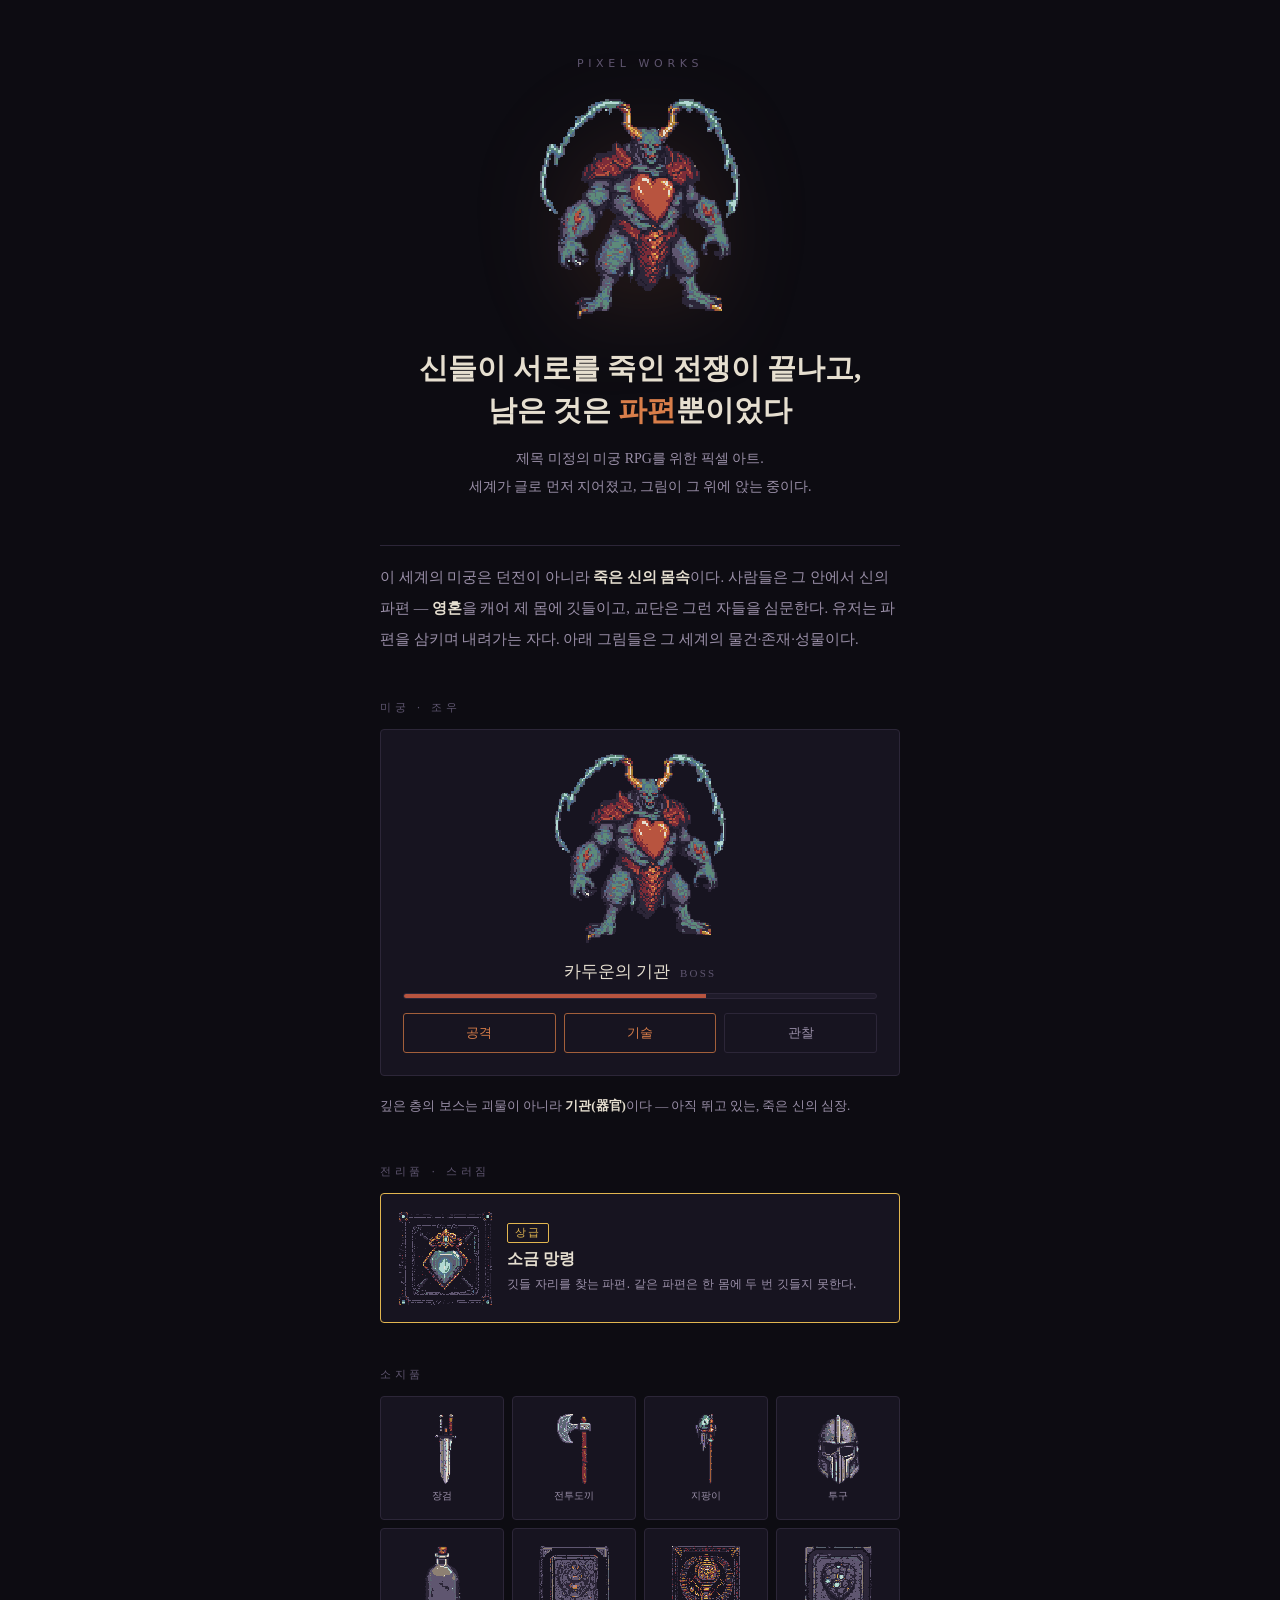
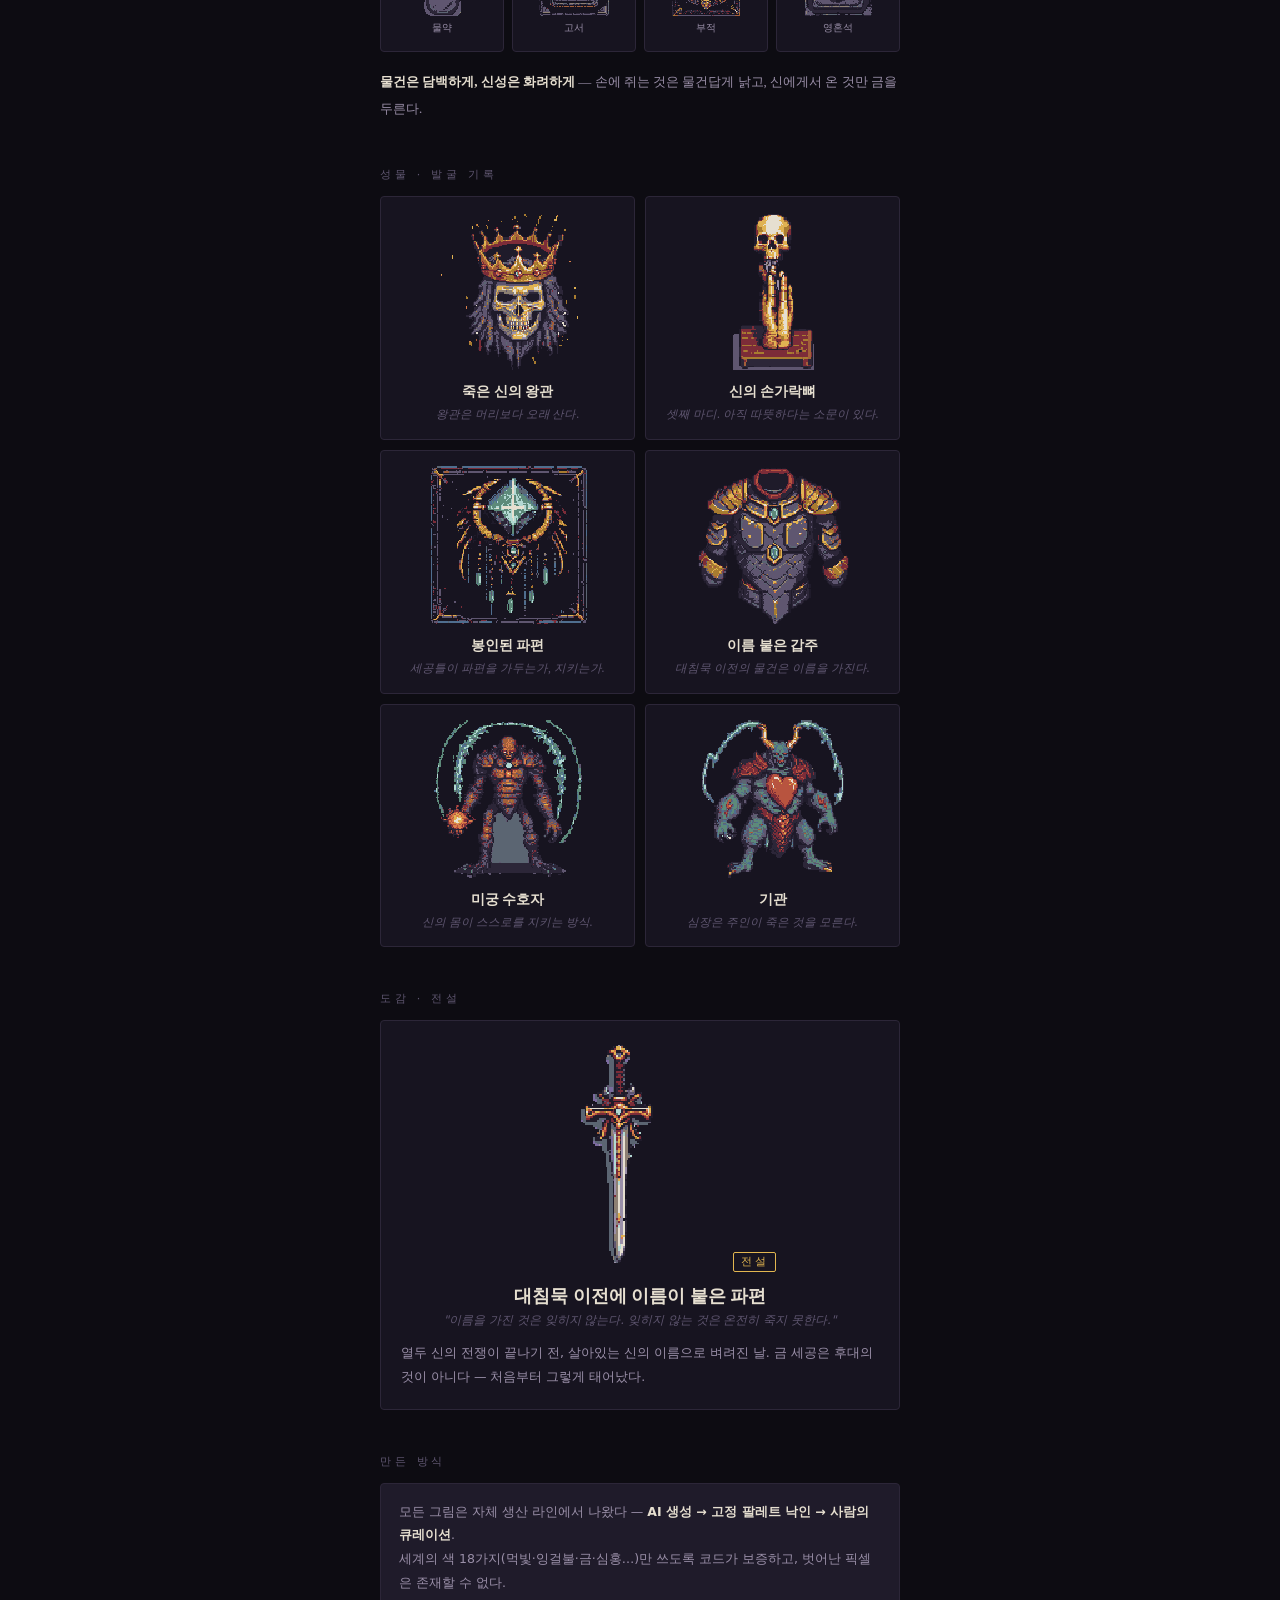
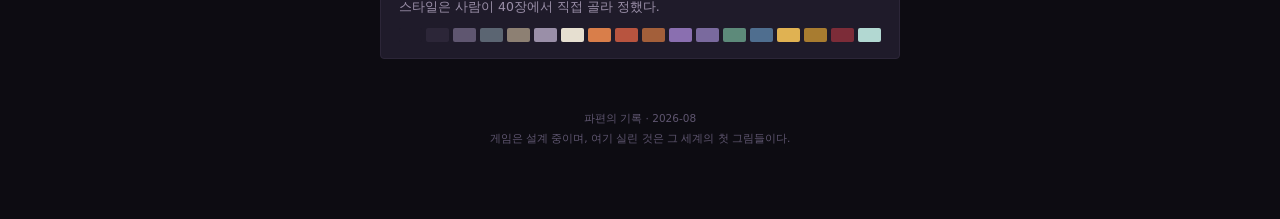
<file: index.html>
<!doctype html><html lang="ko"><head><meta charset="utf-8">
<meta name="viewport" content="width=device-width,initial-scale=1">
<meta name="description" content="미궁 RPG를 위한 픽셀 아트 — 파편의 기록">
<title>파편의 기록 — 미궁 RPG 픽셀 아트</title>
<style>
:root{--ground:#0d0c12;--ink:#171420;--ink2:#1f1b2a;--line:#2c2638;--text:#e6dfd0;--dim:#9a8fa8;--faint:#5f5670;--ember:#d97e4a;--ember-soft:#a35f3a;--hp:#b8543f;--g-legend:#e2b650;--serif:'Noto Serif KR','Noto Serif CJK KR','Batang',serif;--sans:'Pretendard','Apple SD Gothic Neo','Malgun Gothic',system-ui,sans-serif}
*{box-sizing:border-box;margin:0;padding:0}
html{background:var(--ground)}
body{background:var(--ground);font-family:var(--sans);color:var(--text);display:flex;justify-content:center;-webkit-font-smoothing:antialiased}
#app{width:100%;max-width:560px;padding:0 20px 70px}
.px{image-rendering:pixelated}
.over{font-size:11px;letter-spacing:.42em;color:var(--faint);text-transform:uppercase}
.hero{text-align:center;padding-top:52px}
.hero img{width:224px;height:224px;filter:drop-shadow(0 18px 40px rgba(217,126,74,.13))}
h1{font-family:var(--serif);font-weight:600;font-size:29px;line-height:1.45;margin-top:22px;text-wrap:balance}
h1 em{font-style:normal;color:var(--ember)}
.sub{font-family:var(--serif);color:var(--dim);font-size:14px;line-height:2;margin-top:14px;text-align:center}
.lore{font-family:var(--serif);color:var(--dim);font-size:14.5px;line-height:2.15;margin-top:16px}
.lore b{color:var(--text);font-weight:600}
.rule{border:none;border-top:1px solid var(--line);margin:44px 0 0}
.sect{font-size:11px;letter-spacing:.34em;color:var(--faint);margin:44px 0 14px;text-transform:uppercase}
.battle{background:var(--ink);border:1px solid var(--line);border-radius:4px;padding:22px;text-align:center}
.battle img{width:192px;height:192px}
.ename{font-family:var(--serif);font-size:17px;margin-top:12px}
.ename small{color:var(--faint);font-size:11px;letter-spacing:.2em;margin-left:6px}
.hpbar{height:6px;background:var(--ink2);border:1px solid var(--line);border-radius:3px;margin-top:10px;overflow:hidden}
.hpbar i{display:block;height:100%;width:64%;background:var(--hp)}
.acts{display:flex;gap:8px;margin-top:14px}
.acts span{flex:1;font-family:var(--serif);font-size:13px;border:1px solid var(--ember-soft);color:var(--ember);border-radius:3px;padding:10px}
.acts span.ghost{border-color:var(--line);color:var(--dim)}
.drop{background:var(--ink);border:1px solid var(--g-legend);border-radius:4px;padding:16px;display:flex;gap:14px;align-items:center}
.drop img{width:96px;height:96px;flex:none}
.badge{display:inline-block;font-size:10.5px;letter-spacing:.2em;color:var(--g-legend);border:1px solid var(--g-legend);border-radius:2px;padding:2px 7px}
.drop h3{font-family:var(--serif);font-size:16px;margin-top:6px}
.drop .ln{font-size:12px;color:var(--dim);margin-top:5px;line-height:1.6}
.grid{display:grid;grid-template-columns:repeat(4,1fr);gap:8px}
.slot{background:var(--ink);border:1px solid var(--line);border-radius:4px;aspect-ratio:1;display:flex;align-items:center;justify-content:center;flex-direction:column;gap:4px;padding:6px}
.slot img{width:100%;max-width:72px;aspect-ratio:1}
.slot span{font-size:10px;color:var(--dim)}
.relics{display:grid;grid-template-columns:1fr 1fr;gap:10px}
.relic{background:var(--ink);border:1px solid var(--line);border-radius:4px;padding:14px;text-align:center}
.relic img{width:100%;max-width:160px;aspect-ratio:1}
.relic h4{font-family:var(--serif);font-size:14px;margin-top:8px}
.relic p{font-family:var(--serif);font-size:11.5px;color:var(--faint);font-style:italic;margin-top:4px;line-height:1.7}
.codex{background:var(--ink);border:1px solid var(--line);border-radius:4px;padding:20px;text-align:center}
.codex img{width:224px;height:224px}
.codex h3{font-family:var(--serif);font-size:18px;margin-top:12px}
.codex .fl{font-size:12px;color:var(--faint);font-style:italic;margin-top:4px}
.codex .ln{font-size:12.5px;color:var(--dim);margin-top:12px;line-height:1.9;text-align:left}
.method{background:var(--ink2);border:1px solid var(--line);border-radius:4px;padding:16px 18px;font-size:12.5px;color:var(--dim);line-height:1.9}
.method b{color:var(--text)}
.pal{display:flex;gap:4px;margin-top:10px}
.pal i{flex:1;height:14px;border-radius:2px}
.foot{font-size:10.5px;color:var(--faint);text-align:center;margin-top:50px;line-height:1.9}
</style></head><body>
<div id="app">

<div class="hero">
  <span class="over">pixel works</span>
  <div style="margin-top:26px"><img class="px" src="[data-uri]" alt="부패한 신의 심장 — 보스"></div>
  <h1>신들이 서로를 죽인 전쟁이 끝나고,<br>남은 것은 <em>파편</em>뿐이었다</h1>
  <p class="sub">제목 미정의 미궁 RPG를 위한 픽셀 아트.<br>세계가 글로 먼저 지어졌고, 그림이 그 위에 앉는 중이다.</p>
</div>

<hr class="rule">
<p class="lore">이 세계의 미궁은 던전이 아니라 <b>죽은 신의 몸속</b>이다. 사람들은 그 안에서 신의 파편 — <b>영혼</b>을 캐어 제 몸에 깃들이고, 교단은 그런 자들을 심문한다. 유저는 파편을 삼키며 내려가는 자다. 아래 그림들은 그 세계의 물건·존재·성물이다.</p>

<div class="sect">미궁 · 조우</div>
<div class="battle">
  <img class="px" src="[data-uri]" alt="">
  <div class="ename">카두운의 기관 <small>BOSS</small></div>
  <div class="hpbar"><i></i></div>
  <div class="acts"><span>공격</span><span>기술</span><span class="ghost">관찰</span></div>
</div>
<p class="lore" style="font-size:13px">깊은 층의 보스는 괴물이 아니라 <b>기관(器官)</b>이다 — 아직 뛰고 있는, 죽은 신의 심장.</p>

<div class="sect">전리품 · 스러짐</div>
<div class="drop">
  <img class="px" src="[data-uri]" alt="">
  <div><span class="badge">상급</span><h3>소금 망령</h3>
  <div class="ln">깃들 자리를 찾는 파편. 같은 파편은 한 몸에 두 번 깃들지 못한다.</div></div>
</div>

<div class="sect">소지품</div>
<div class="grid">
  <div class="slot"><img class="px" src="[data-uri]"><span>장검</span></div>
  <div class="slot"><img class="px" src="[data-uri]"><span>전투도끼</span></div>
  <div class="slot"><img class="px" src="[data-uri]"><span>지팡이</span></div>
  <div class="slot"><img class="px" src="[data-uri]"><span>투구</span></div>
  <div class="slot"><img class="px" src="[data-uri]"><span>물약</span></div>
  <div class="slot"><img class="px" src="[data-uri]"><span>고서</span></div>
  <div class="slot"><img class="px" src="[data-uri]"><span>부적</span></div>
  <div class="slot"><img class="px" src="[data-uri]"><span>영혼석</span></div>
</div>
<p class="lore" style="font-size:13px"><b>물건은 담백하게, 신성은 화려하게</b> — 손에 쥐는 것은 물건답게 낡고, 신에게서 온 것만 금을 두른다.</p>

<div class="sect">성물 · 발굴 기록</div>
<div class="relics">
  <div class="relic"><img class="px" src="[data-uri]"><h4>죽은 신의 왕관</h4><p>왕관은 머리보다 오래 산다.</p></div>
  <div class="relic"><img class="px" src="[data-uri]"><h4>신의 손가락뼈</h4><p>셋째 마디. 아직 따뜻하다는 소문이 있다.</p></div>
  <div class="relic"><img class="px" src="[data-uri]"><h4>봉인된 파편</h4><p>세공틀이 파편을 가두는가, 지키는가.</p></div>
  <div class="relic"><img class="px" src="[data-uri]"><h4>이름 붙은 갑주</h4><p>대침묵 이전의 물건은 이름을 가진다.</p></div>
  <div class="relic"><img class="px" src="[data-uri]"><h4>미궁 수호자</h4><p>신의 몸이 스스로를 지키는 방식.</p></div>
  <div class="relic"><img class="px" src="[data-uri]"><h4>기관</h4><p>심장은 주인이 죽은 것을 모른다.</p></div>
</div>

<div class="sect">도감 · 전설</div>
<div class="codex">
  <img class="px" src="[data-uri]" alt="">
  <span class="badge">전설</span>
  <h3>대침묵 이전에 이름이 붙은 파편</h3>
  <div class="fl">"이름을 가진 것은 잊히지 않는다. 잊히지 않는 것은 온전히 죽지 못한다."</div>
  <div class="ln">열두 신의 전쟁이 끝나기 전, 살아있는 신의 이름으로 벼려진 날. 금 세공은 후대의 것이 아니다 — 처음부터 그렇게 태어났다.</div>
</div>

<div class="sect">만든 방식</div>
<div class="method">
  모든 그림은 자체 생산 라인에서 나왔다 — <b>AI 생성 → 고정 팔레트 낙인 → 사람의 큐레이션</b>.<br>
  세계의 색 18가지(먹빛·잉걸불·금·심홍…)만 쓰도록 코드가 보증하고, 벗어난 픽셀은 존재할 수 없다.<br>
  스타일은 사람이 40장에서 직접 골라 정했다.
  <div class="pal"><i style="background:#1f1b2a"></i><i style="background:#2c2638"></i><i style="background:#5f5670"></i><i style="background:#5b6572"></i><i style="background:#8d8073"></i><i style="background:#9a8fa8"></i><i style="background:#e6dfd0"></i><i style="background:#d97e4a"></i><i style="background:#b8543f"></i><i style="background:#a35f3a"></i><i style="background:#8a6fb0"></i><i style="background:#7a6a9e"></i><i style="background:#5d8a7a"></i><i style="background:#4f6e8f"></i><i style="background:#e0b252"></i><i style="background:#a87c30"></i><i style="background:#7c2c38"></i><i style="background:#b2d8d2"></i></div>
</div>

<p class="foot">파편의 기록 · 2026-08<br>게임은 설계 중이며, 여기 실린 것은 그 세계의 첫 그림들이다.</p>
</div></body></html>
</file>
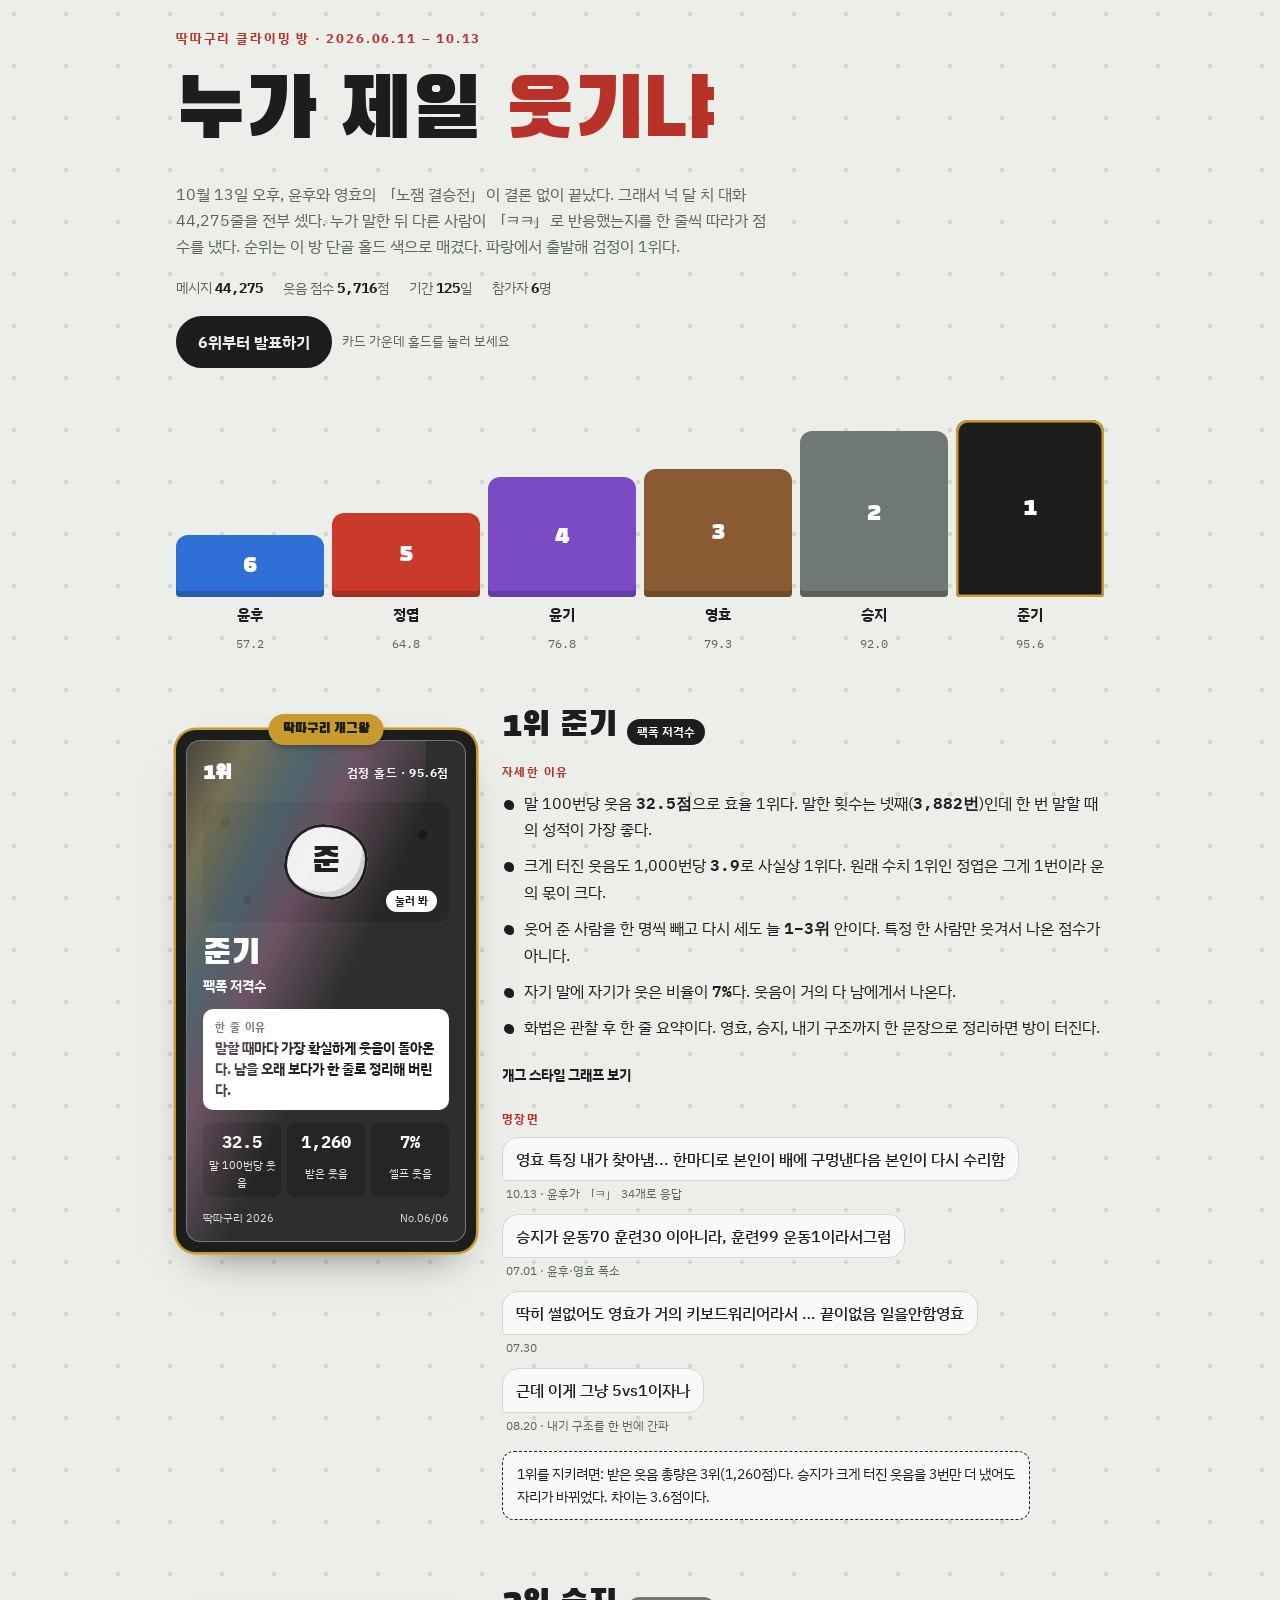
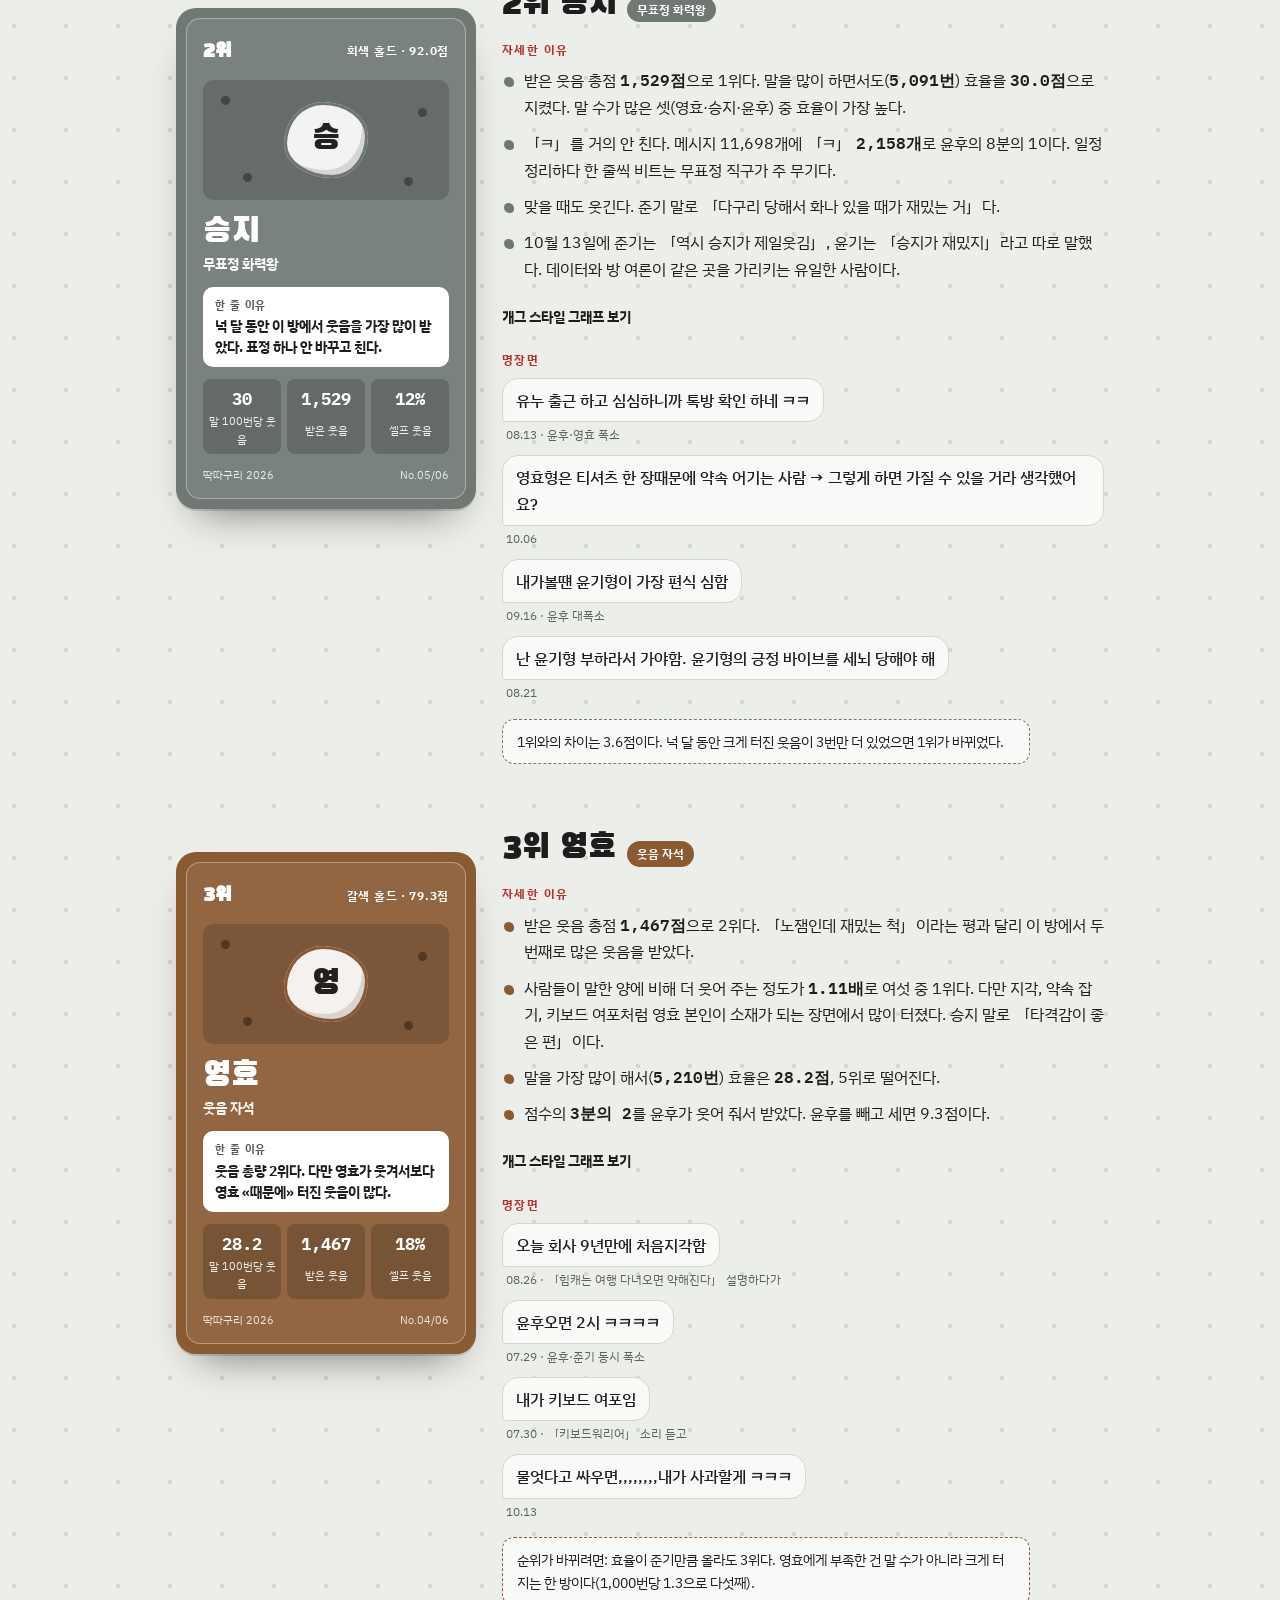
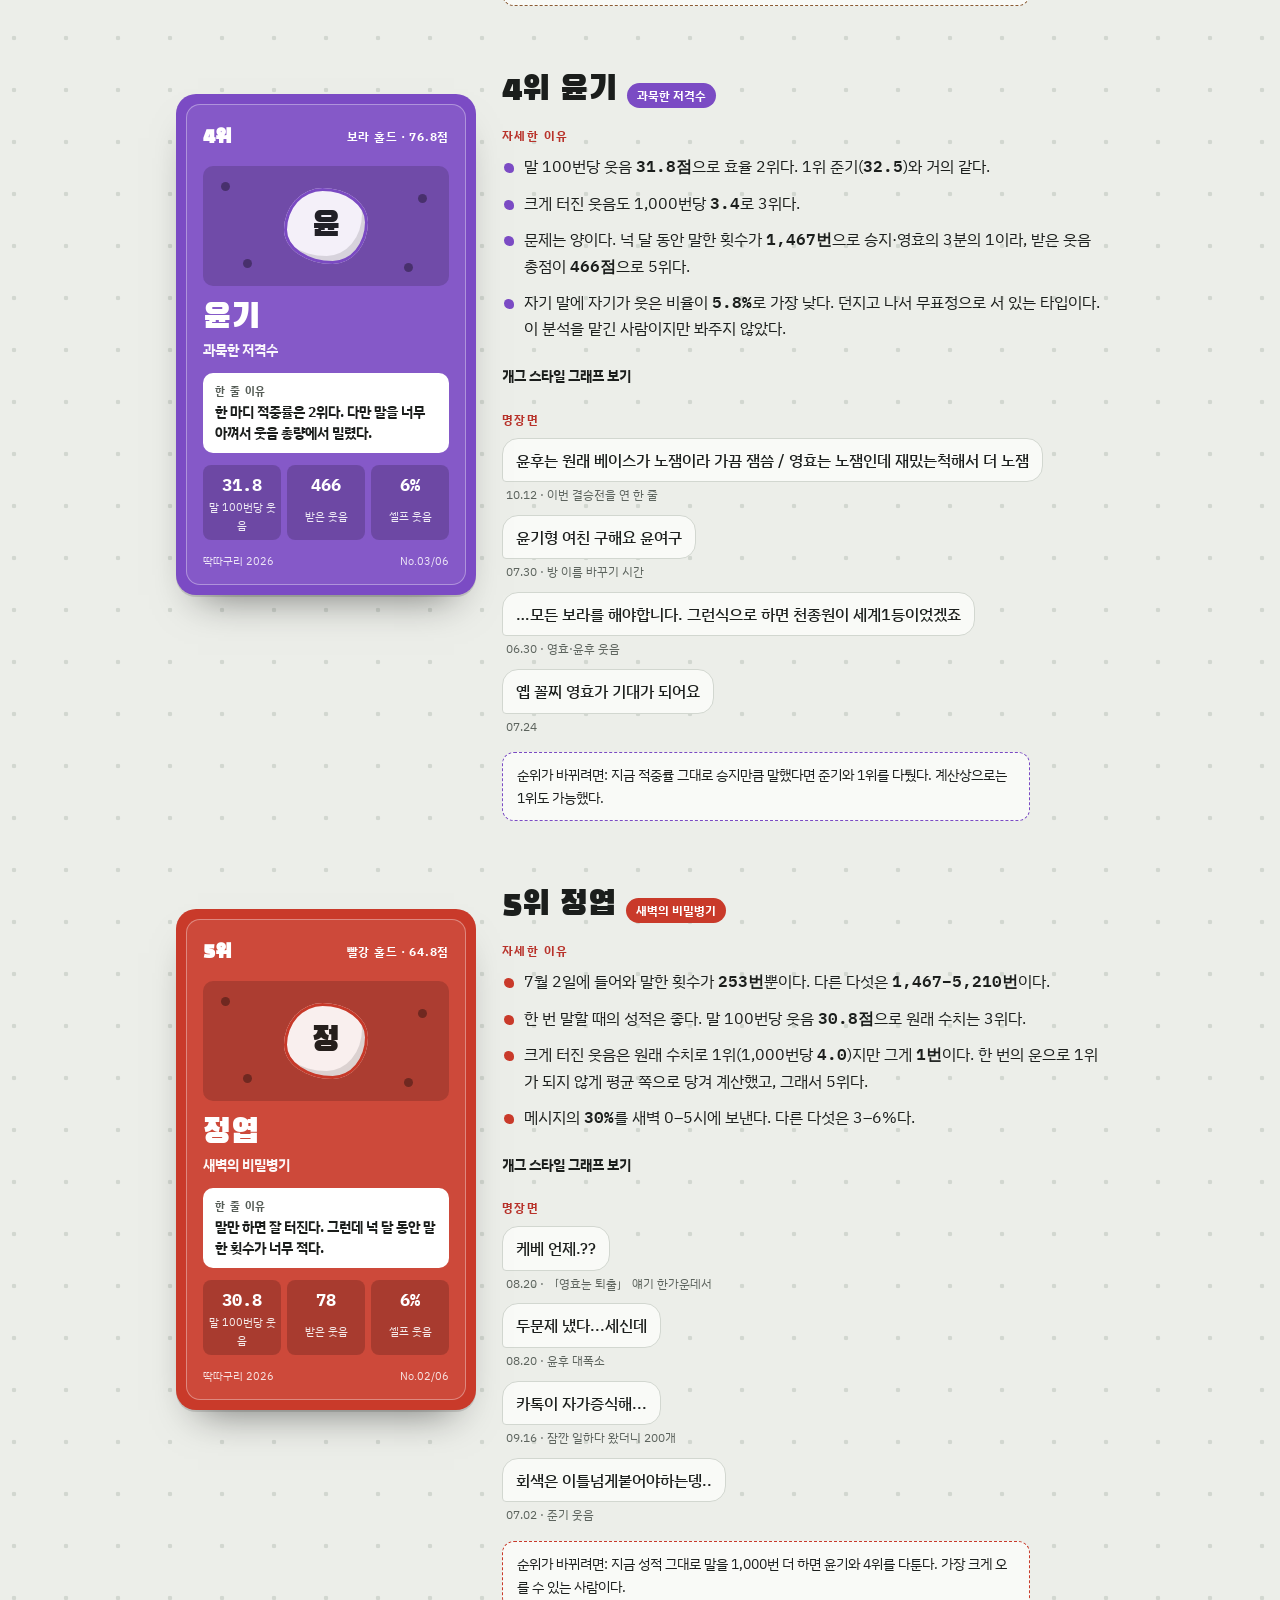
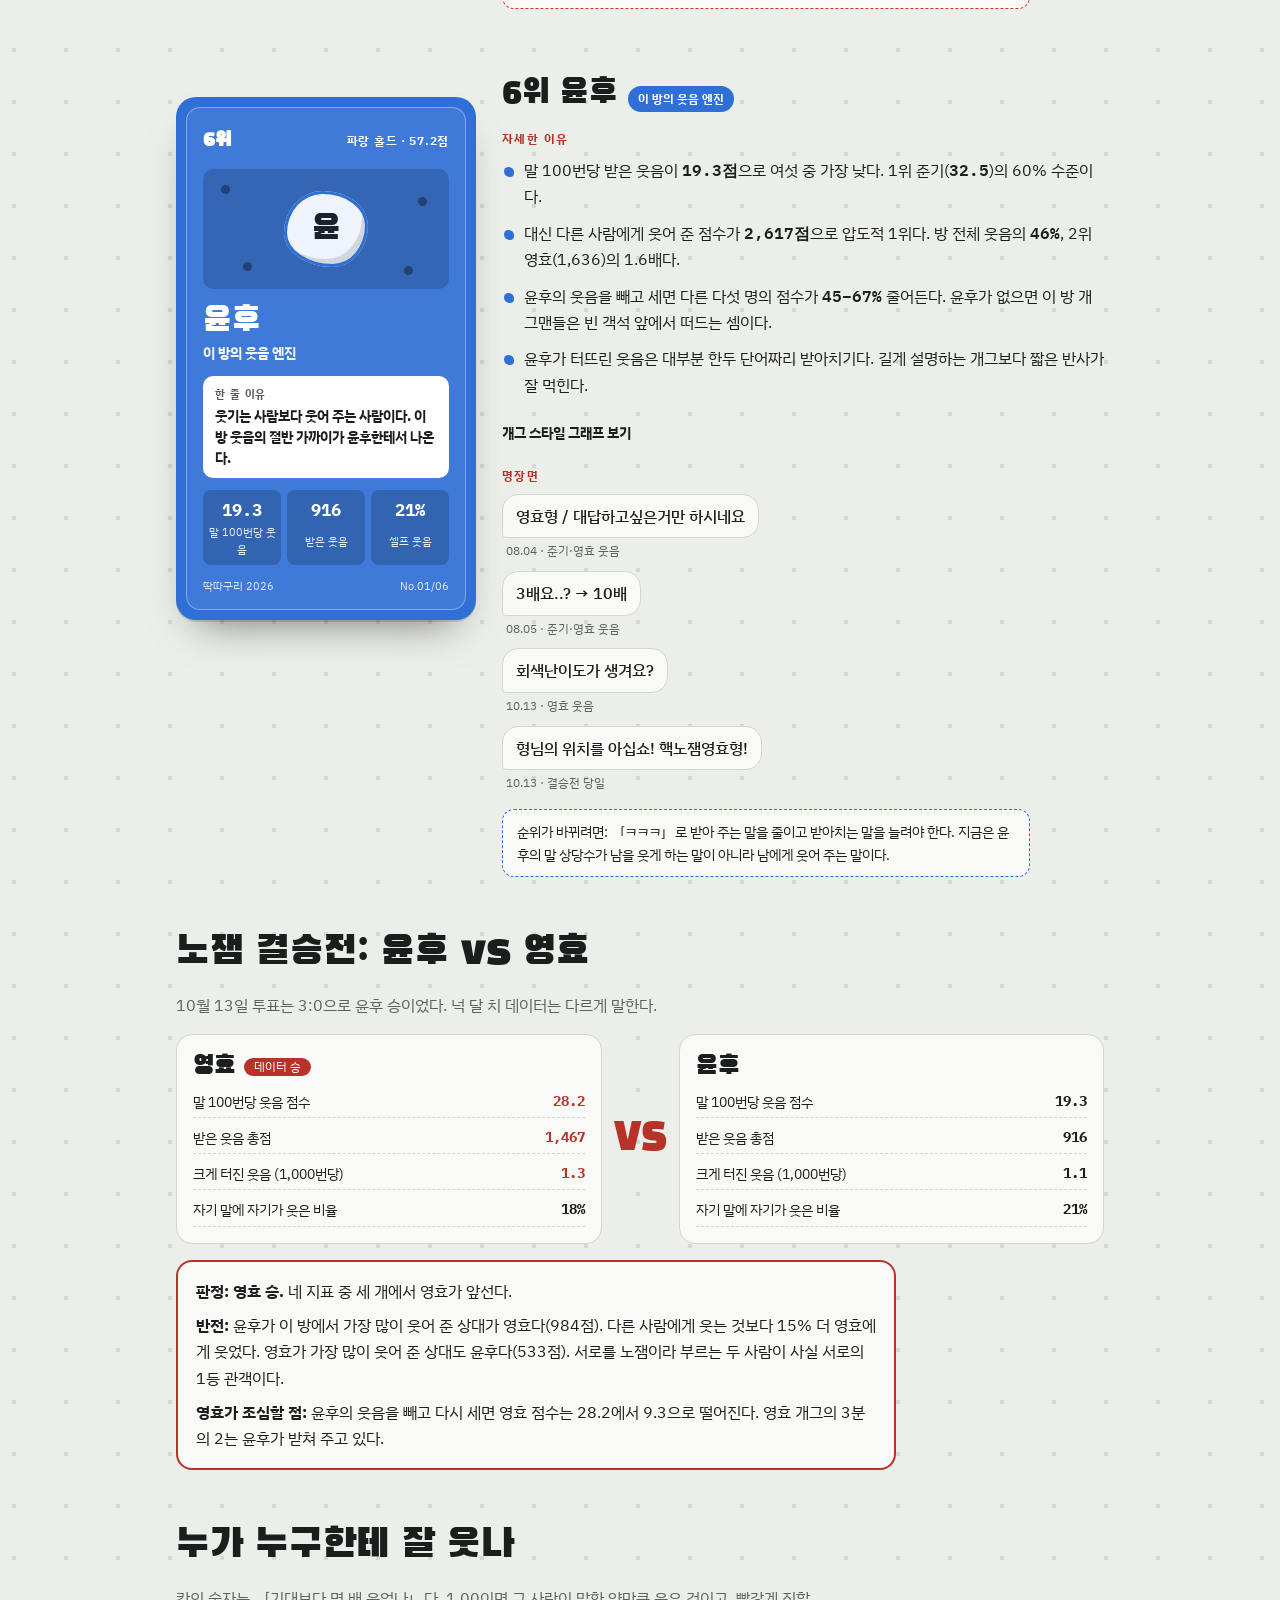
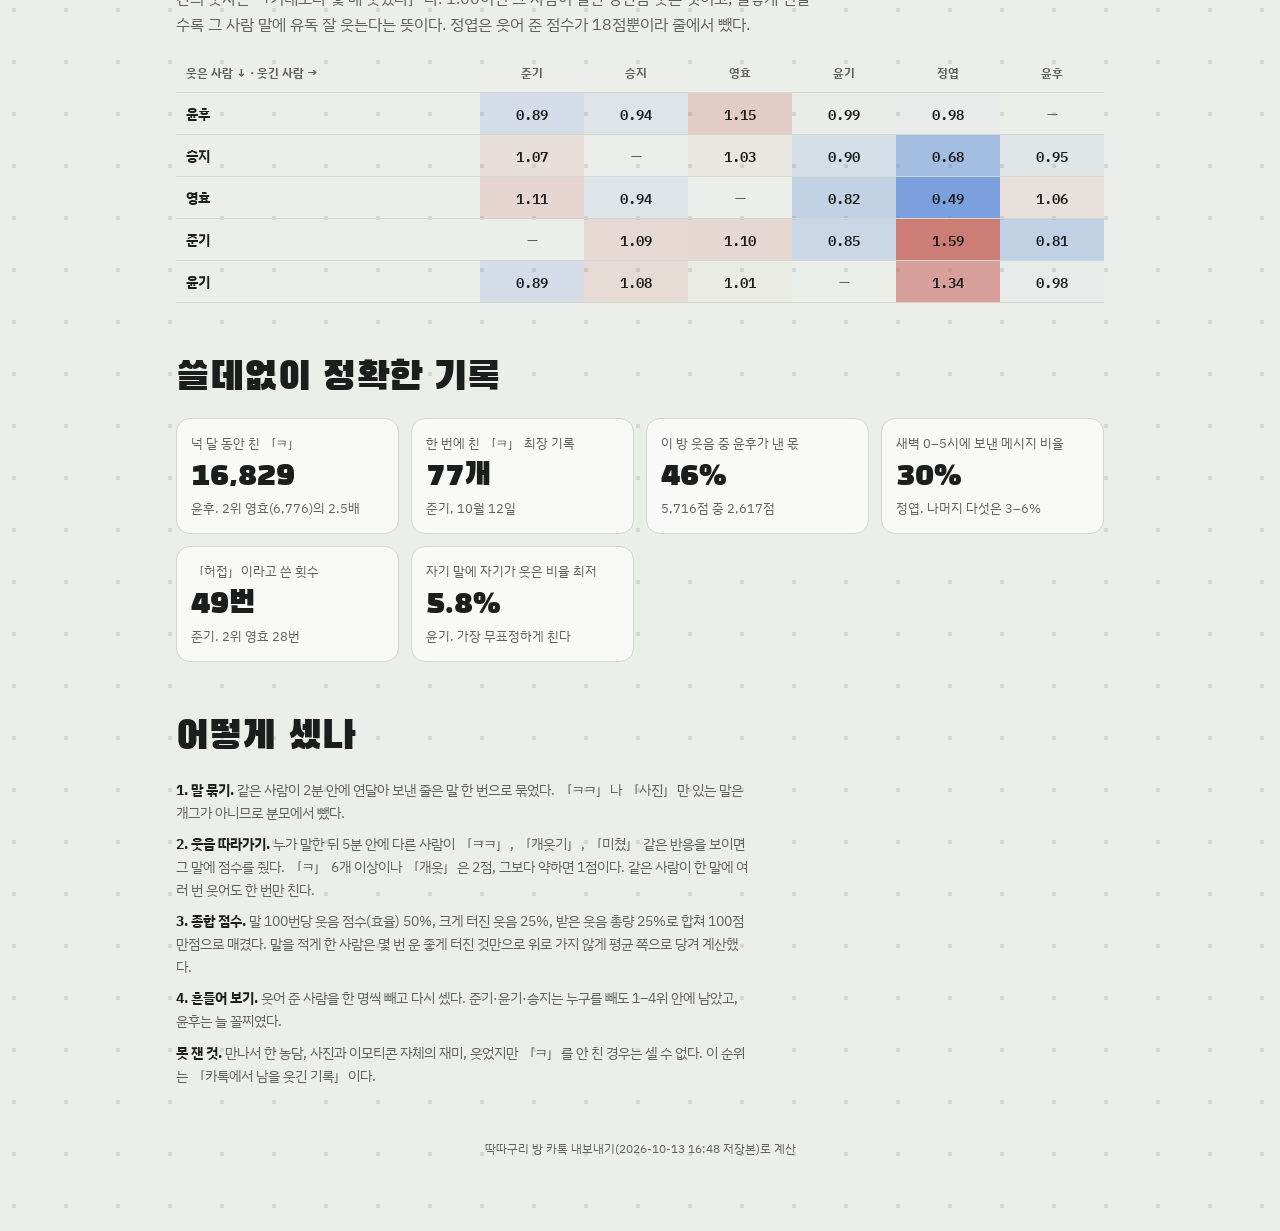
<file: ddk-3556d2e709/index.html>
<!doctype html>
<html lang="ko"><head><meta charset="utf-8">
<title>딱따구리 웃음 랭킹</title>
<meta name="viewport" content="width=device-width, initial-scale=1, viewport-fit=cover">
<meta name="robots" content="noindex,nofollow">
<link rel="preconnect" href="https://fonts.googleapis.com">
<link rel="preconnect" href="https://fonts.gstatic.com" crossorigin>
<link rel="stylesheet" href="https://fonts.googleapis.com/css2?family=Black+Han+Sans&family=IBM+Plex+Sans+KR:wght@400;500;700&family=IBM+Plex+Mono:wght@500;600&display=swap">
<style>
/* 레이아웃: 클라이밍 벽 위에 붙은 수집 카드. 순위 = 홀드 난이도 색(파랑→빨강→보라→갈색→회색→검정). 카드(앞) + 판정문(옆) */
:root{
  --wall:#ECEEE9; --panel:#F9FAF7; --ink:#1B1E1C; --muted:#5C635D; --line:#D2D7D0;
  --peck:#B8322A; --chalk:#FFFFFF; --gold:#C99A2E;
  --g-blue:#2F6FD6; --g-red:#C93A2A; --g-purple:#7B4BC4; --g-brown:#8A5A33; --g-gray:#6F7873; --g-black:#1B1E1C;
  --on-c:#FFFFFF;
  --display:"Black Han Sans","Noto Sans KR","Apple SD Gothic Neo","Malgun Gothic",sans-serif;
  --body:"IBM Plex Sans KR","Noto Sans KR","Apple SD Gothic Neo","Malgun Gothic",sans-serif;
  --mono:"IBM Plex Mono",ui-monospace,Consolas,monospace;
  color-scheme:light;
}
@media (prefers-color-scheme: dark){:root:not([data-theme="light"]){
  --wall:#141716; --panel:#1D2120; --ink:#ECEFEA; --muted:#A2A9A3; --line:#454C49;
  --peck:#F0594C; --chalk:#E9ECE6; --gold:#E2B852;
  --g-blue:#2F6BD0; --g-red:#C9432F; --g-purple:#7E4FCC; --g-brown:#8E5F38; --g-gray:#5F6863; --g-black:#0B0C0C;
  color-scheme:dark}}
:root[data-theme="dark"]{
  --wall:#141716; --panel:#1D2120; --ink:#ECEFEA; --muted:#A2A9A3; --line:#454C49;
  --peck:#F0594C; --chalk:#E9ECE6; --gold:#E2B852;
  --g-blue:#2F6BD0; --g-red:#C9432F; --g-purple:#7E4FCC; --g-brown:#8E5F38; --g-gray:#5F6863; --g-black:#0B0C0C;
  color-scheme:dark}

*{box-sizing:border-box}
html{-webkit-text-size-adjust:100%}
body{margin:0;background:var(--wall);color:var(--ink);font-family:var(--body);font-size:16px;line-height:1.65;
  background-image:radial-gradient(circle at 14px 14px, var(--line) 2px, transparent 2.6px);background-size:52px 52px}
.wrap{max-width:960px;margin:0 auto;padding-inline:16px;padding-block:28px 72px;display:grid;gap:52px}
h1,h2,h3{font-family:var(--display);font-weight:400;text-wrap:balance;margin:0;line-height:1.18}
p{margin:0}
.mono{font-family:var(--mono);font-variant-numeric:tabular-nums}

/* 머리 */
header{display:grid;gap:16px}
.eyebrow{font-size:13px;letter-spacing:.14em;color:var(--peck);font-weight:700}
h1{font-size:clamp(42px,10vw,84px);letter-spacing:-.01em}
h1 .peck{color:var(--peck);display:inline-block;transform-origin:20% 90%}
.lede{max-width:60ch;color:var(--muted)}
.facts{display:flex;flex-wrap:wrap;gap:6px 20px;font-size:14px;color:var(--muted)}
.facts b{color:var(--ink);font-family:var(--mono)}
.controls{display:flex;flex-wrap:wrap;gap:10px;align-items:center}
button{font:inherit;cursor:pointer}
.btn{border:2px solid var(--ink);background:var(--ink);color:var(--wall);padding:11px 20px;border-radius:999px;font-weight:700;min-height:44px}
.btn.ghost{background:transparent;color:var(--ink)}
button:focus-visible{outline:3px solid var(--peck);outline-offset:3px}
.hint{font-size:13px;color:var(--muted)}

/* 시상대 */
.podium{display:grid;grid-template-columns:repeat(6,minmax(0,1fr));gap:8px;align-items:end}
.pod{display:grid;gap:6px;justify-items:center;text-align:center;min-width:0;text-decoration:none;color:inherit}
.pod .bar{width:100%;border-radius:12px 12px 4px 4px;background:var(--c);display:grid;place-items:center;color:var(--on-c);font-family:var(--display);font-size:24px;
  box-shadow:inset 0 -6px 0 rgb(0 0 0 / .18)}
.pod .nm{font-weight:700;font-size:15px}
.pod .sc{font-size:12px;color:var(--muted)}
.pod:hover .bar{filter:brightness(1.08)}
@media (max-width:520px){.pod .bar{font-size:18px}.pod .nm{font-size:13px}}

/* 순위 한 칸 = 카드 + 판정문 */
.entry{display:grid;grid-template-columns:300px minmax(0,1fr);gap:26px;align-items:start;scroll-margin-top:24px}
@media (min-width:761px){.tc{position:sticky;top:24px}}
@media (max-width:760px){.entry{grid-template-columns:minmax(0,1fr)}.tc{max-width:340px;margin-inline:auto;width:100%}}

/* 수집 카드 */
.tc{position:relative;perspective:900px;outline:none}
.tc-in{position:relative;border-radius:20px;padding:10px;background:var(--c);color:var(--on-c);
  box-shadow:0 2px 0 rgb(0 0 0 / .12),0 22px 40px -22px rgb(0 0 0 / .55);transform-style:preserve-3d;transition:transform .25s ease, box-shadow .35s ease}
.tc.lit .tc-in{box-shadow:0 0 0 4px var(--chalk),0 0 0 7px var(--c),0 26px 50px -18px var(--c)}
.face{border-radius:14px;background:rgb(255 255 255 / .08);border:1.5px solid rgb(255 255 255 / .35);padding:16px 16px 14px;display:grid;gap:12px;position:relative;overflow:hidden}
.face-top{display:flex;justify-content:space-between;align-items:center;font-size:12px;font-weight:700;letter-spacing:.06em}
.rk{font-family:var(--display);font-size:20px;letter-spacing:0}
.art{height:120px;border-radius:10px;background:rgb(0 0 0 / .16);display:grid;place-items:center;position:relative;overflow:hidden}
.blob{width:84px;height:76px;background:var(--chalk);opacity:.92;border-radius:46% 54% 42% 58% / 55% 45% 55% 45%;display:grid;place-items:center;
  color:#1B1E1C;font-family:var(--display);font-size:34px;box-shadow:inset 0 0 0 3px var(--c),inset -6px -8px 0 rgb(0 0 0 / .12);cursor:pointer;border:none;padding:0;position:relative;z-index:1;transition:transform .15s;animation:nudge 1.1s ease-in-out 1.2s 3}
@keyframes nudge{0%,100%{transform:rotate(0)}20%{transform:rotate(-9deg) scale(1.05)}40%{transform:rotate(7deg)}60%{transform:rotate(-4deg)}}
.tap{position:absolute;right:12px;bottom:10px;font-size:11px;font-weight:700;background:var(--chalk);color:#1B1E1C;border-radius:999px;padding:2px 9px;z-index:2}
.blob:active{transform:scale(.92)}
.bolt{position:absolute;width:9px;height:9px;border-radius:50%;background:rgb(0 0 0 / .35)}
.nmrow h3{font-size:34px;color:var(--on-c)}
.nmrow .tt{font-weight:700;font-size:14px;opacity:.95}
.one{background:var(--chalk);color:#1B1E1C;border-radius:10px;padding:10px 12px;font-size:14px;font-weight:700;line-height:1.5}
.one small{display:block;font-size:11px;letter-spacing:.08em;color:#555C56;font-weight:700;margin-bottom:2px}
.cstats{display:grid;grid-template-columns:repeat(3,minmax(0,1fr));gap:6px;text-align:center}
.cstats div{background:rgb(0 0 0 / .18);border-radius:8px;padding:6px 2px;display:grid}
.cstats b{font-family:var(--mono);font-size:17px}
.cstats span{font-size:10.5px;opacity:.9}
.foot{display:flex;justify-content:space-between;font-size:11px;opacity:.85}
/* 1위 홀로그램 */
.holo .tc-in{box-shadow:0 0 0 2.5px var(--gold),0 22px 40px -22px rgb(0 0 0 / .55)}
.pod.p1 .bar{box-shadow:inset 0 0 0 2.5px var(--gold),inset 0 -6px 0 rgb(0 0 0 / .18)}
.holo .face::after{content:"";position:absolute;inset:-40%;background:linear-gradient(115deg,transparent 35%,rgb(255 230 150 / .35) 45%,rgb(150 220 255 / .3) 52%,rgb(255 160 220 / .3) 58%,transparent 68%);
  transform:translateX(var(--hx,-30%));pointer-events:none;mix-blend-mode:screen;animation:sheen 4.5s ease-in-out 3}
@keyframes sheen{0%,100%{transform:translateX(-35%)}50%{transform:translateX(35%)}}
.crown{position:absolute;top:-16px;left:50%;transform:translateX(-50%);background:var(--gold);color:#1B1E1C;font-family:var(--display);font-size:14px;padding:4px 14px;border-radius:999px;z-index:2;box-shadow:0 4px 10px -4px rgb(0 0 0 / .5)}

/* 판정문 */
.verdict{display:grid;gap:16px;min-width:0}
.vhead{display:flex;gap:10px;align-items:baseline;flex-wrap:wrap}
.vhead h2{font-size:clamp(26px,5vw,34px)}
.chip{font-size:12px;font-weight:700;padding:3px 10px;border-radius:999px;background:var(--c);color:var(--on-c)}
.label{font-size:12px;font-weight:700;letter-spacing:.12em;color:var(--peck)}
.oneline{font-size:clamp(18px,3.4vw,21px);font-weight:700;line-height:1.5;max-width:44ch}
.detail{display:grid;gap:10px;padding:0;margin:0;list-style:none;max-width:66ch}
.detail li{position:relative;padding-left:22px}
.detail li::before{content:"";position:absolute;left:2px;top:.62em;width:10px;height:10px;border-radius:46% 54% 42% 58%;background:var(--c)}
.detail b{font-family:var(--mono);font-weight:600}
.scenes{display:grid;gap:10px}
.sc-item{display:grid;gap:3px}
.bubble{justify-self:start;max-width:100%;background:var(--panel);border:1px solid var(--line);border-radius:16px 16px 16px 4px;padding:8px 13px;font-weight:500;overflow-wrap:anywhere}
.sc-item span{font-size:12px;color:var(--muted);padding-left:4px}
.flip{background:var(--panel);border:1px dashed var(--c);border-radius:12px;padding:10px 14px;font-size:14px;max-width:66ch}
.flip b{color:var(--c2,var(--ink))}
.rd summary{cursor:pointer;font-weight:700;font-size:14px;color:var(--ink);min-height:36px;display:flex;align-items:center}
.radarbox{display:flex;gap:16px;align-items:center;flex-wrap:wrap}
.radarbox svg{width:190px;height:170px;flex:none}
.radarbox .leg{font-size:12px;color:var(--muted);display:grid;gap:2px;min-width:0}

/* 구간 */
section.block{display:grid;gap:16px}
section.block>h2{font-size:clamp(28px,5.5vw,40px)}
.sub{color:var(--muted);max-width:64ch}
.vs{display:grid;grid-template-columns:1fr auto 1fr;gap:12px;align-items:stretch}
.vs .side{background:var(--panel);border:1px solid var(--line);border-radius:16px;padding:16px;display:grid;gap:8px;min-width:0}
.vs .mid{font-family:var(--display);font-size:38px;color:var(--peck);align-self:center}
.vs .side h3{font-size:26px;display:flex;gap:8px;align-items:center}
.row{display:flex;justify-content:space-between;gap:10px;font-size:14px;border-bottom:1px dashed var(--line);padding-bottom:4px}
.row b{font-family:var(--mono)}
.win{color:var(--peck)}
.stamp{font-size:12px;background:var(--peck);color:#fff;border-radius:999px;padding:2px 10px;font-family:var(--body)}
@media (max-width:560px){.vs{grid-template-columns:1fr}.vs .mid{justify-self:center}}
.callout{background:var(--panel);border:2px solid var(--peck);border-radius:16px;padding:16px 18px;display:grid;gap:8px;max-width:72ch}
.tbl{overflow-x:auto}
table{border-collapse:collapse;font-size:14px;min-width:540px;width:100%}
th,td{padding:9px 10px;text-align:center;border-bottom:1px solid var(--line)}
th{font-weight:700;color:var(--muted);font-size:12px}
td.h{font-family:var(--mono);font-weight:600}
.name{text-align:left}
@media (max-width:520px){table{min-width:0;font-size:12px}th,td{padding:7px 3px}th{font-size:11px}}
.fun{display:grid;grid-template-columns:repeat(auto-fit,minmax(200px,1fr));gap:12px}
@media (max-width:520px){.fun{grid-template-columns:repeat(2,minmax(0,1fr))}.fun .big{font-size:24px}}
.fun div{background:var(--panel);border:1px solid var(--line);border-radius:14px;padding:14px;display:grid;gap:4px}
.fun .big{font-family:var(--display);font-size:32px;line-height:1.1}
.fun .s{font-size:13px;color:var(--muted)}
.method{font-size:14px;color:var(--muted);display:grid;gap:8px;max-width:72ch}
.method b{color:var(--ink)}
footer{font-size:12px;color:var(--muted);text-align:center}

.pop{position:absolute;left:50%;top:0;transform:translate(-50%,0);font-family:var(--display);color:var(--chalk);font-size:24px;pointer-events:none;z-index:3;
  text-shadow:0 2px 0 rgb(0 0 0 / .35);animation:pop .7s ease-out forwards}
@keyframes pop{from{opacity:1;transform:translate(-50%,0) scale(.8)}to{opacity:0;transform:translate(-50%,-40px) scale(1.3)}}
canvas#chalk{position:fixed;inset:0;width:100%;height:100%;pointer-events:none;z-index:50}
@media (prefers-reduced-motion: reduce){.tc-in{transition:none}.holo .face::after{animation:none}.pop{animation:none;opacity:0}}
</style>
</head><body>


<canvas id="chalk" aria-hidden="true"></canvas>
<div class="wrap">

<header>
  <div class="eyebrow">딱따구리 클라이밍 방 · 2026.06.11 – 10.13</div>
  <h1>누가 제일 <span class="peck" id="peckword">웃기냐</span></h1>
  <p class="lede">10월 13일 오후, 윤후와 영효의 「노잼 결승전」이 결론 없이 끝났다. 그래서 넉 달 치 대화 44,275줄을 전부 셌다. 누가 말한 뒤 다른 사람이 「ㅋㅋ」로 반응했는지를 한 줄씩 따라가 점수를 냈다. 순위는 이 방 단골 홀드 색으로 매겼다. 파랑에서 출발해 검정이 1위다.</p>
  <div class="facts">
    <span>메시지 <b>44,275</b></span><span>웃음 점수 <b>5,716</b>점</span><span>기간 <b>125</b>일</span><span>참가자 <b>6</b>명</span>
  </div>
  <div class="controls">
    <button id="show" class="btn" type="button">6위부터 발표하기</button>
    <button id="stop" class="btn ghost" type="button" hidden>멈추기</button>
    <span class="hint">카드 가운데 홀드를 눌러 보세요</span>
  </div>
</header>

<section class="block" aria-label="한눈에 보는 순위">
  <div class="podium" id="podium"></div>
</section>

<div id="route" style="display:grid;gap:64px"></div>

<section class="block">
  <h2>노잼 결승전: 윤후 vs 영효</h2>
  <p class="sub">10월 13일 투표는 3:0으로 윤후 승이었다. 넉 달 치 데이터는 다르게 말한다.</p>
  <div class="vs">
    <div class="side">
      <h3>영효 <span class="stamp">데이터 승</span></h3>
      <div class="row"><span>말 100번당 웃음 점수</span><b class="win">28.2</b></div>
      <div class="row"><span>받은 웃음 총점</span><b class="win">1,467</b></div>
      <div class="row"><span>크게 터진 웃음 (1,000번당)</span><b class="win">1.3</b></div>
      <div class="row"><span>자기 말에 자기가 웃은 비율</span><b>18%</b></div>
    </div>
    <div class="mid">VS</div>
    <div class="side">
      <h3>윤후</h3>
      <div class="row"><span>말 100번당 웃음 점수</span><b>19.3</b></div>
      <div class="row"><span>받은 웃음 총점</span><b>916</b></div>
      <div class="row"><span>크게 터진 웃음 (1,000번당)</span><b>1.1</b></div>
      <div class="row"><span>자기 말에 자기가 웃은 비율</span><b>21%</b></div>
    </div>
  </div>
  <div class="callout">
    <p><b>판정: 영효 승.</b> 네 지표 중 세 개에서 영효가 앞선다.</p>
    <p><b>반전:</b> 윤후가 이 방에서 가장 많이 웃어 준 상대가 영효다(984점). 다른 사람에게 웃는 것보다 15% 더 영효에게 웃었다. 영효가 가장 많이 웃어 준 상대도 윤후다(533점). 서로를 노잼이라 부르는 두 사람이 사실 서로의 1등 관객이다.</p>
    <p><b>영효가 조심할 점:</b> 윤후의 웃음을 빼고 다시 세면 영효 점수는 28.2에서 9.3으로 떨어진다. 영효 개그의 3분의 2는 윤후가 받쳐 주고 있다.</p>
  </div>
</section>

<section class="block">
  <h2>누가 누구한테 잘 웃나</h2>
  <p class="sub">칸의 숫자는 「기대보다 몇 배 웃었나」다. 1.00이면 그 사람이 말한 양만큼 웃은 것이고, 빨갛게 진할수록 그 사람 말에 유독 잘 웃는다는 뜻이다. 정엽은 웃어 준 점수가 18점뿐이라 줄에서 뺐다.</p>
  <div class="tbl"><table id="heat"></table></div>
</section>

<section class="block">
  <h2>쓸데없이 정확한 기록</h2>
  <div class="fun">
    <div><span class="s">넉 달 동안 친 「ㅋ」</span><span class="big mono" data-count="16829">16,829</span><span class="s">윤후. 2위 영효(6,776)의 2.5배</span></div>
    <div><span class="s">한 번에 친 「ㅋ」 최장 기록</span><span class="big mono">77개</span><span class="s">준기, 10월 12일</span></div>
    <div><span class="s">이 방 웃음 중 윤후가 낸 몫</span><span class="big mono">46%</span><span class="s">5,716점 중 2,617점</span></div>
    <div><span class="s">새벽 0–5시에 보낸 메시지 비율</span><span class="big mono">30%</span><span class="s">정엽. 나머지 다섯은 3–6%</span></div>
    <div><span class="s">「허접」이라고 쓴 횟수</span><span class="big mono">49번</span><span class="s">준기. 2위 영효 28번</span></div>
    <div><span class="s">자기 말에 자기가 웃은 비율 최저</span><span class="big mono">5.8%</span><span class="s">윤기. 가장 무표정하게 친다</span></div>
  </div>
</section>

<section class="block">
  <h2>어떻게 셌나</h2>
  <div class="method">
    <p><b>1. 말 묶기.</b> 같은 사람이 2분 안에 연달아 보낸 줄은 말 한 번으로 묶었다. 「ㅋㅋ」나 「사진」만 있는 말은 개그가 아니므로 분모에서 뺐다.</p>
    <p><b>2. 웃음 따라가기.</b> 누가 말한 뒤 5분 안에 다른 사람이 「ㅋㅋ」, 「개웃기」, 「미쳤」 같은 반응을 보이면 그 말에 점수를 줬다. 「ㅋ」 6개 이상이나 「개웃」은 2점, 그보다 약하면 1점이다. 같은 사람이 한 말에 여러 번 웃어도 한 번만 친다.</p>
    <p><b>3. 종합 점수.</b> 말 100번당 웃음 점수(효율) 50%, 크게 터진 웃음 25%, 받은 웃음 총량 25%로 합쳐 100점 만점으로 매겼다. 말을 적게 한 사람은 몇 번 운 좋게 터진 것만으로 위로 가지 않게 평균 쪽으로 당겨 계산했다.</p>
    <p><b>4. 흔들어 보기.</b> 웃어 준 사람을 한 명씩 빼고 다시 셌다. 준기·윤기·승지는 누구를 빼도 1–4위 안에 남았고, 윤후는 늘 꼴찌였다.</p>
    <p><b>못 잰 것.</b> 만나서 한 농담, 사진과 이모티콘 자체의 재미, 웃었지만 「ㅋ」를 안 친 경우는 셀 수 없다. 이 순위는 「카톡에서 남을 웃긴 기록」이다.</p>
  </div>
</section>

<footer>딱따구리 방 카톡 내보내기(2026-10-13 16:48 저장본)로 계산</footer>
</div>

<script>
const P=[
 {r:6,n:"윤후",g:"파랑",c:"--g-blue",t:"이 방의 웃음 엔진",s:57.2,eff:19.3,big:1.1,tot:916,self:21,given:2617,turns:4750,
  one:"웃기는 사람보다 웃어 주는 사람이다. 이 방 웃음의 절반 가까이가 윤후한테서 나온다.",
  det:["말 100번당 받은 웃음이 <b>19.3점</b>으로 여섯 중 가장 낮다. 1위 준기(<b>32.5</b>)의 60% 수준이다.","대신 다른 사람에게 웃어 준 점수가 <b>2,617점</b>으로 압도적 1위다. 방 전체 웃음의 <b>46%</b>, 2위 영효(1,636)의 1.6배다.","윤후의 웃음을 빼고 세면 다른 다섯 명의 점수가 <b>45–67%</b> 줄어든다. 윤후가 없으면 이 방 개그맨들은 빈 객석 앞에서 떠드는 셈이다.","윤후가 터뜨린 웃음은 대부분 한두 단어짜리 받아치기다. 길게 설명하는 개그보다 짧은 반사가 잘 먹힌다."],
  q:[["영효형 / 대답하고싶은거만 하시네요","08.04 · 준기·영효 웃음"],["3배요..? → 10배","08.05 · 준기·영효 웃음"],["회색난이도가 생겨요?","10.13 · 영효 웃음"],["형님의 위치를 아십쇼! 핵노잼영효형!","10.13 · 결승전 당일"]],
  flip:"순위가 바뀌려면: 「ㅋㅋㅋ」로 받아 주는 말을 줄이고 받아치는 말을 늘려야 한다. 지금은 윤후의 말 상당수가 남을 웃게 하는 말이 아니라 남에게 웃어 주는 말이다."},
 {r:5,n:"정엽",g:"빨강",c:"--g-red",t:"새벽의 비밀병기",s:64.8,eff:30.8,big:4.0,tot:78,self:6,given:18,turns:253,
  one:"말만 하면 잘 터진다. 그런데 넉 달 동안 말한 횟수가 너무 적다.",
  det:["7월 2일에 들어와 말한 횟수가 <b>253번</b>뿐이다. 다른 다섯은 <b>1,467–5,210번</b>이다.","한 번 말할 때의 성적은 좋다. 말 100번당 웃음 <b>30.8점</b>으로 원래 수치는 3위다.","크게 터진 웃음은 원래 수치로 1위(1,000번당 <b>4.0</b>)지만 그게 <b>1번</b>이다. 한 번의 운으로 1위가 되지 않게 평균 쪽으로 당겨 계산했고, 그래서 5위다.","메시지의 <b>30%</b>를 새벽 0–5시에 보낸다. 다른 다섯은 3–6%다."],
  q:[["케베 언제.??","08.20 · 「영효는 퇴출」 얘기 한가운데서"],["두문제 냈다...세신데","08.20 · 윤후 대폭소"],["카톡이 자가증식해...","09.16 · 잠깐 일하다 왔더니 200개"],["회색은 이틀넘게붙어야하는뎅..","07.02 · 준기 웃음"]],
  flip:"순위가 바뀌려면: 지금 성적 그대로 말을 1,000번 더 하면 윤기와 4위를 다툰다. 가장 크게 오를 수 있는 사람이다."},
 {r:4,n:"윤기",g:"보라",c:"--g-purple",t:"과묵한 저격수",s:76.8,eff:31.8,big:3.4,tot:466,self:6,given:227,turns:1467,
  one:"한 마디 적중률은 2위다. 다만 말을 너무 아껴서 웃음 총량에서 밀렸다.",
  det:["말 100번당 웃음 <b>31.8점</b>으로 효율 2위다. 1위 준기(<b>32.5</b>)와 거의 같다.","크게 터진 웃음도 1,000번당 <b>3.4</b>로 3위다.","문제는 양이다. 넉 달 동안 말한 횟수가 <b>1,467번</b>으로 승지·영효의 3분의 1이라, 받은 웃음 총점이 <b>466점</b>으로 5위다.","자기 말에 자기가 웃은 비율이 <b>5.8%</b>로 가장 낮다. 던지고 나서 무표정으로 서 있는 타입이다. 이 분석을 맡긴 사람이지만 봐주지 않았다."],
  q:[["윤후는 원래 베이스가 노잼이라 가끔 잼씀 / 영효는 노잼인데 재밌는척해서 더 노잼","10.12 · 이번 결승전을 연 한 줄"],["윤기형 여친 구해요 윤여구","07.30 · 방 이름 바꾸기 시간"],["…모든 보라를 해야합니다. 그런식으로 하면 천종원이 세계1등이었겠죠","06.30 · 영효·윤후 웃음"],["옙 꼴찌 영효가 기대가 되어요","07.24"]],
  flip:"순위가 바뀌려면: 지금 적중률 그대로 승지만큼 말했다면 준기와 1위를 다퉜다. 계산상으로는 1위도 가능했다."},
 {r:3,n:"영효",g:"갈색",c:"--g-brown",t:"웃음 자석",s:79.3,eff:28.2,big:1.3,tot:1467,self:18,given:1636,turns:5210,
  one:"웃음 총량 2위다. 다만 영효가 웃겨서보다 영효 «때문에» 터진 웃음이 많다.",
  det:["받은 웃음 총점 <b>1,467점</b>으로 2위다. 「노잼인데 재밌는 척」이라는 평과 달리 이 방에서 두 번째로 많은 웃음을 받았다.","사람들이 말한 양에 비해 더 웃어 주는 정도가 <b>1.11배</b>로 여섯 중 1위다. 다만 지각, 약속 잡기, 키보드 여포처럼 영효 본인이 소재가 되는 장면에서 많이 터졌다. 승지 말로 「타격감이 좋은 편」이다.","말을 가장 많이 해서(<b>5,210번</b>) 효율은 <b>28.2점</b>, 5위로 떨어진다.","점수의 <b>3분의 2</b>를 윤후가 웃어 줘서 받았다. 윤후를 빼고 세면 9.3점이다."],
  q:[["오늘 회사 9년만에 처음지각함","08.26 · 「힘캐는 여행 다녀오면 약해진다」 설명하다가"],["윤후오면 2시 ㅋㅋㅋㅋ","07.29 · 윤후·준기 동시 폭소"],["내가 키보드 여포임","07.30 · 「키보드워리어」 소리 듣고"],["물엇다고 싸우면,,,,,,,,내가 사과할게 ㅋㅋㅋ","10.13"]],
  flip:"순위가 바뀌려면: 효율이 준기만큼 올라도 3위다. 영효에게 부족한 건 말 수가 아니라 크게 터지는 한 방이다(1,000번당 1.3으로 다섯째)."},
 {r:2,n:"승지",g:"회색",c:"--g-gray",t:"무표정 화력왕",s:92.0,eff:30.0,big:2.9,tot:1529,self:12,given:719,turns:5091,
  one:"넉 달 동안 이 방에서 웃음을 가장 많이 받았다. 표정 하나 안 바꾸고 친다.",
  det:["받은 웃음 총점 <b>1,529점</b>으로 1위다. 말을 많이 하면서도(<b>5,091번</b>) 효율을 <b>30.0점</b>으로 지켰다. 말 수가 많은 셋(영효·승지·윤후) 중 효율이 가장 높다.","「ㅋ」를 거의 안 친다. 메시지 11,698개에 「ㅋ」 <b>2,158개</b>로 윤후의 8분의 1이다. 일정 정리하다 한 줄씩 비트는 무표정 직구가 주 무기다.","맞을 때도 웃긴다. 준기 말로 「다구리 당해서 화나 있을 때가 재밌는 거」다.","10월 13일에 준기는 「역시 승지가 제일웃김」, 윤기는 「승지가 재밌지」라고 따로 말했다. 데이터와 방 여론이 같은 곳을 가리키는 유일한 사람이다."],
  q:[["유누 출근 하고 심심하니까 톡방 확인 하네 ㅋㅋ","08.13 · 윤후·영효 폭소"],["영효형은 티셔츠 한 장때문에 약속 어기는 사람 → 그렇게 하면 가질 수 있을 거라 생각했어요?","10.06"],["내가볼떈 윤기형이 가장 편식 심함","09.16 · 윤후 대폭소"],["난 윤기형 부하라서 가야함. 윤기형의 긍정 바이브를 세뇌 당해야 해","08.21"]],
  flip:"1위와의 차이는 3.6점이다. 넉 달 동안 크게 터진 웃음이 3번만 더 있었으면 1위가 바뀌었다."},
 {r:1,n:"준기",g:"검정",c:"--g-black",t:"팩폭 저격수",s:95.6,eff:32.5,big:3.9,tot:1260,self:7,given:499,turns:3882,
  one:"말할 때마다 가장 확실하게 웃음이 돌아온다. 남을 오래 보다가 한 줄로 정리해 버린다.",
  det:["말 100번당 웃음 <b>32.5점</b>으로 효율 1위다. 말한 횟수는 넷째(<b>3,882번</b>)인데 한 번 말할 때의 성적이 가장 좋다.","크게 터진 웃음도 1,000번당 <b>3.9</b>로 사실상 1위다. 원래 수치 1위인 정엽은 그게 1번이라 운의 몫이 크다.","웃어 준 사람을 한 명씩 빼고 다시 세도 늘 <b>1–3위</b> 안이다. 특정 한 사람만 웃겨서 나온 점수가 아니다.","자기 말에 자기가 웃은 비율이 <b>7%</b>다. 웃음이 거의 다 남에게서 나온다.","화법은 관찰 후 한 줄 요약이다. 영효, 승지, 내기 구조까지 한 문장으로 정리하면 방이 터진다."],
  q:[["영효 특징 내가 찾아냄... 한마디로 본인이 배에 구멍낸다음 본인이 다시 수리함","10.13 · 윤후가 「ㅋ」 34개로 응답"],["승지가 운동70 훈련30 이아니라, 훈련99 운동1이라서그럼","07.01 · 윤후·영효 폭소"],["딱히 썰없어도 영효가 거의 키보드워리어라서 … 끝이없음 일을안함영효","07.30"],["근데 이게 그냥 5vs1이자나","08.20 · 내기 구조를 한 번에 간파"]],
  flip:"1위를 지키려면: 받은 웃음 총량은 3위(1,260점)다. 승지가 크게 터진 웃음을 3번만 더 냈어도 자리가 바뀌었다. 차이는 3.6점이다."}
];
const v=x=>`var(${x})`;

// 시상대
const pod=document.getElementById('podium');
P.forEach(p=>{
  const a=document.createElement('a');a.className='pod'+(p.r===1?' p1':'');a.href='#rank'+p.r;a.style.setProperty('--c',v(p.c));
  a.innerHTML=`<div class="bar" style="height:${Math.round(40+(p.s-50)/50*150)}px">${p.r}</div><div class="nm">${p.n}</div><div class="sc mono">${p.s.toFixed(1)}</div>`;
  pod.appendChild(a);
});

// 레이더: 효율·터짐·총량·무표정·관객력 (각 축 = 여섯 중 최대값 대비)
const AX=[["효율","eff"],["터짐","big"],["총량","tot"],["무표정",p=>25-p.self],["관객력","given"]];
const val=(p,k)=>typeof k==='function'?k(p):p[k];
const MX=AX.map(([,k])=>Math.max(...P.map(p=>val(p,k))));
function radar(p){
  const cx=95,cy=88,R=62,n=AX.length;
  const pt=(i,r)=>{const a=-Math.PI/2+i*2*Math.PI/n;return[cx+Math.cos(a)*r,cy+Math.sin(a)*r]};
  let g='';
  [1,.66,.33].forEach(f=>{g+=`<polygon points="${AX.map((_,i)=>pt(i,R*f).join(',')).join(' ')}" fill="none" stroke="var(--line)" stroke-width="1"/>`});
  AX.forEach(([l],i)=>{const[x,y]=pt(i,R);const[tx,ty]=pt(i,R+16);g+=`<line x1="${cx}" y1="${cy}" x2="${x}" y2="${y}" stroke="var(--line)"/><text x="${tx}" y="${ty+4}" text-anchor="middle" font-size="11" fill="var(--muted)" font-family="IBM Plex Sans KR, sans-serif">${l}</text>`});
  const pts=AX.map(([,k],i)=>pt(i,R*Math.max(.06,val(p,k)/MX[i])).join(',')).join(' ');
  g+=`<polygon points="${pts}" fill="${v(p.c)}" fill-opacity=".5" stroke="${v(p.c)}" stroke-width="2.5" stroke-linejoin="round"/><polygon points="${pts}" fill="none" stroke="var(--ink)" stroke-opacity=".5" stroke-width="1"/>`;
  return `<svg viewBox="0 0 190 170" role="img" aria-label="${p.n} 개그 스타일 레이더">${g}</svg>`;
}

// 순위 칸 (1위가 맨 위 = 벽 꼭대기)
const route=document.getElementById('route');
[...P].reverse().forEach(p=>{
  const el=document.createElement('article');el.className='entry';el.id='rank'+p.r;el.style.setProperty('--c',v(p.c));
  el.innerHTML=`
  <div class="tc ${p.r===1?'holo':''}" tabindex="-1">
    ${p.r===1?'<div class="crown">딱따구리 개그왕</div>':''}
    <div class="tc-in"><div class="face">
      <div class="face-top"><span class="rk">${p.r}위</span><span>${p.g} 홀드 · ${p.s.toFixed(1)}점</span></div>
      <div class="art">
        <span class="bolt" style="left:18px;top:16px"></span><span class="bolt" style="right:22px;top:28px"></span><span class="bolt" style="left:40px;bottom:18px"></span><span class="bolt" style="right:36px;bottom:14px"></span>
        <button class="blob" type="button" aria-label="${p.n} 홀드 누르기">${p.n[0]}</button>${p.r===1?'<span class="tap">눌러 봐</span>':''}
      </div>
      <div class="nmrow"><h3>${p.n}</h3><div class="tt">${p.t}</div></div>
      <div class="one"><small>한 줄 이유</small>${p.one}</div>
      <div class="cstats">
        <div><b>${p.eff}</b><span>말 100번당 웃음</span></div>
        <div><b>${p.tot.toLocaleString()}</b><span>받은 웃음</span></div>
        <div><b>${p.self}%</b><span>셀프 웃음</span></div>
      </div>
      <div class="foot"><span>딱따구리 2026</span><span>No.${String(7-p.r).padStart(2,'0')}/06</span></div>
    </div></div>
  </div>
  <div class="verdict">
    <div class="vhead"><h2>${p.r}위 ${p.n}</h2><span class="chip">${p.t}</span></div>
        <div><div class="label" style="margin-bottom:8px">자세한 이유</div><ul class="detail">${p.det.map(d=>`<li>${d}</li>`).join('')}</ul></div>
    <details class="rd"><summary>개그 스타일 그래프 보기</summary><div class="radarbox">${radar(p)}<div class="leg"><span>효율: 말 100번당 웃음</span><span>터짐: 크게 터진 웃음</span><span>총량: 받은 웃음 합계</span><span>무표정: 자기 말에 안 웃기</span><span>관객력: 남에게 웃어 준 양</span></div></div></details>
    <div><div class="label" style="margin-bottom:8px">명장면</div><div class="scenes">${p.q.map(([a,b])=>`<div class="sc-item"><div class="bubble">${a}</div><span>${b}</span></div>`).join('')}</div></div>
    <p class="flip">${p.flip}</p>
  </div>`;
  route.appendChild(el);
});

// 웃음 행렬 (행 = 웃은 사람, 열 = 웃긴 사람)
const L={윤후:{승지:.94,영효:1.15,준기:.89,윤기:.99,정엽:.98},승지:{윤후:.95,영효:1.03,준기:1.07,윤기:.90,정엽:.68},
         영효:{윤후:1.06,승지:.94,준기:1.11,윤기:.82,정엽:.49},준기:{윤후:.81,승지:1.09,영효:1.10,윤기:.85,정엽:1.59},
         윤기:{윤후:.98,승지:1.08,영효:1.01,준기:.89,정엽:1.34}};
const cols=["준기","승지","영효","윤기","정엽","윤후"];
let h=`<thead><tr><th class="name">웃은 사람 ↓ · 웃긴 사람 →</th>${cols.map(c=>`<th>${c}</th>`).join('')}</tr></thead><tbody>`;
for(const r in L){h+=`<tr><td class="name"><b>${r}</b></td>`;cols.forEach(c=>{
  if(c===r){h+=`<td style="color:var(--muted)">—</td>`;return}
  const x=L[r][c],a=Math.min(.6,Math.abs(x-1)*1.2),col=x>=1?'var(--peck)':'var(--g-blue)';
  h+=`<td class="h" style="background:color-mix(in srgb, ${col} ${Math.round(a*100)}%, transparent)">${x.toFixed(2)}</td>`});h+='</tr>'}
document.getElementById('heat').innerHTML=h+'</tbody>';

// 분필 가루
const cv=document.getElementById('chalk'),cx=cv.getContext('2d');let parts=[],raf=0;
const reduce=matchMedia('(prefers-reduced-motion: reduce)').matches;
function size(){const d=devicePixelRatio||1;cv.width=innerWidth*d;cv.height=innerHeight*d;cx.setTransform(d,0,0,d,0,0)}
size();addEventListener('resize',size);
const chalkCol=()=>getComputedStyle(document.documentElement).getPropertyValue('--chalk').trim()||'#fff';
function burst(x,y,n,colors){
  if(reduce)return;
  for(let i=0;i<n;i++){const a=Math.random()*Math.PI*2,s=1+Math.random()*(n>100?7:4);
    parts.push({x,y,vx:Math.cos(a)*s,vy:Math.sin(a)*s-2.5,l:60+Math.random()*50,r:1.5+Math.random()*3.2,c:colors[i%colors.length]})}
  if(!raf)loop();
}
function loop(){
  cx.clearRect(0,0,innerWidth,innerHeight);parts=parts.filter(p=>p.l>0);
  for(const p of parts){p.x+=p.vx;p.y+=p.vy;p.vy+=.13;p.vx*=.98;p.l--;cx.globalAlpha=Math.max(0,p.l/110);cx.fillStyle=p.c;cx.beginPath();cx.arc(p.x,p.y,p.r,0,7);cx.fill()}
  cx.globalAlpha=1;raf=parts.length?requestAnimationFrame(loop):0;if(!raf)cx.clearRect(0,0,innerWidth,innerHeight);
}
const colOf=el=>getComputedStyle(el).getPropertyValue('--c').trim();

// 홀드 누르기 → 딱!
route.addEventListener('click',e=>{
  const b=e.target.closest('.blob');if(!b)return;
  const art=b.parentElement,s=document.createElement('span');s.className='pop';s.textContent=['딱!','딱딱!','ㅋㅋ','딱!!'][Math.floor(Math.random()*4)];
  art.appendChild(s);setTimeout(()=>s.remove(),750);
  const r=b.getBoundingClientRect(),entry=b.closest('.entry');
  burst(r.left+r.width/2,r.top+r.height/2,28,[chalkCol(),colOf(entry)]);
});

// 카드 기울이기 (마우스)
if(!reduce&&matchMedia('(hover:hover)').matches){
  route.addEventListener('pointermove',e=>{const tc=e.target.closest('.tc');if(!tc)return;const r=tc.getBoundingClientRect();
    const x=(e.clientX-r.left)/r.width-.5,y=(e.clientY-r.top)/r.height-.5;
    tc.querySelector('.tc-in').style.transform=`rotateY(${x*14}deg) rotateX(${-y*14}deg)`;tc.style.setProperty('--hx',`${x*70}%`)});
  route.addEventListener('pointerout',e=>{const tc=e.target.closest('.tc');if(tc&&!tc.contains(e.relatedTarget))tc.querySelector('.tc-in').style.transform=''});
}

// 발표 쇼: 6위 → 1위
let timer=null;const show=document.getElementById('show'),stop=document.getElementById('stop');
function clearLit(){document.querySelectorAll('.tc.lit').forEach(c=>c.classList.remove('lit'))}
function end(){clearTimeout(timer);timer=null;clearLit();show.hidden=false;stop.hidden=true}
show.addEventListener('click',()=>{
  show.hidden=true;stop.hidden=false;let r=6;
  const step=()=>{
    clearLit();const en=document.getElementById('rank'+r),tc=en.querySelector('.tc');
    tc.scrollIntoView({behavior:reduce?'auto':'smooth',block:'center'});tc.classList.add('lit');
    const rr=r;setTimeout(()=>{const b=tc.querySelector('.blob').getBoundingClientRect();
      burst(b.left+b.width/2,b.top+b.height/2,rr===1?220:34,rr===1?[chalkCol(),getComputedStyle(document.documentElement).getPropertyValue('--gold').trim(),'#F0594C','#5B93F0']:[chalkCol(),colOf(en)])},550);
    r--;timer=r>=1?setTimeout(step,r===1?3400:2600):setTimeout(end,6000);
  };step();
});
stop.addEventListener('click',end);

// 제목 「웃기냐」를 딱따구리처럼 쪼기
const pw=document.getElementById('peckword');
if(!reduce)pw.animate([{transform:'rotate(0)'},{transform:'rotate(-7deg)'},{transform:'rotate(0)'},{transform:'rotate(-7deg)'},{transform:'rotate(0)'}],{duration:560,delay:500,iterations:3,easing:'ease-out'});
</script>

</body></html>
</file>
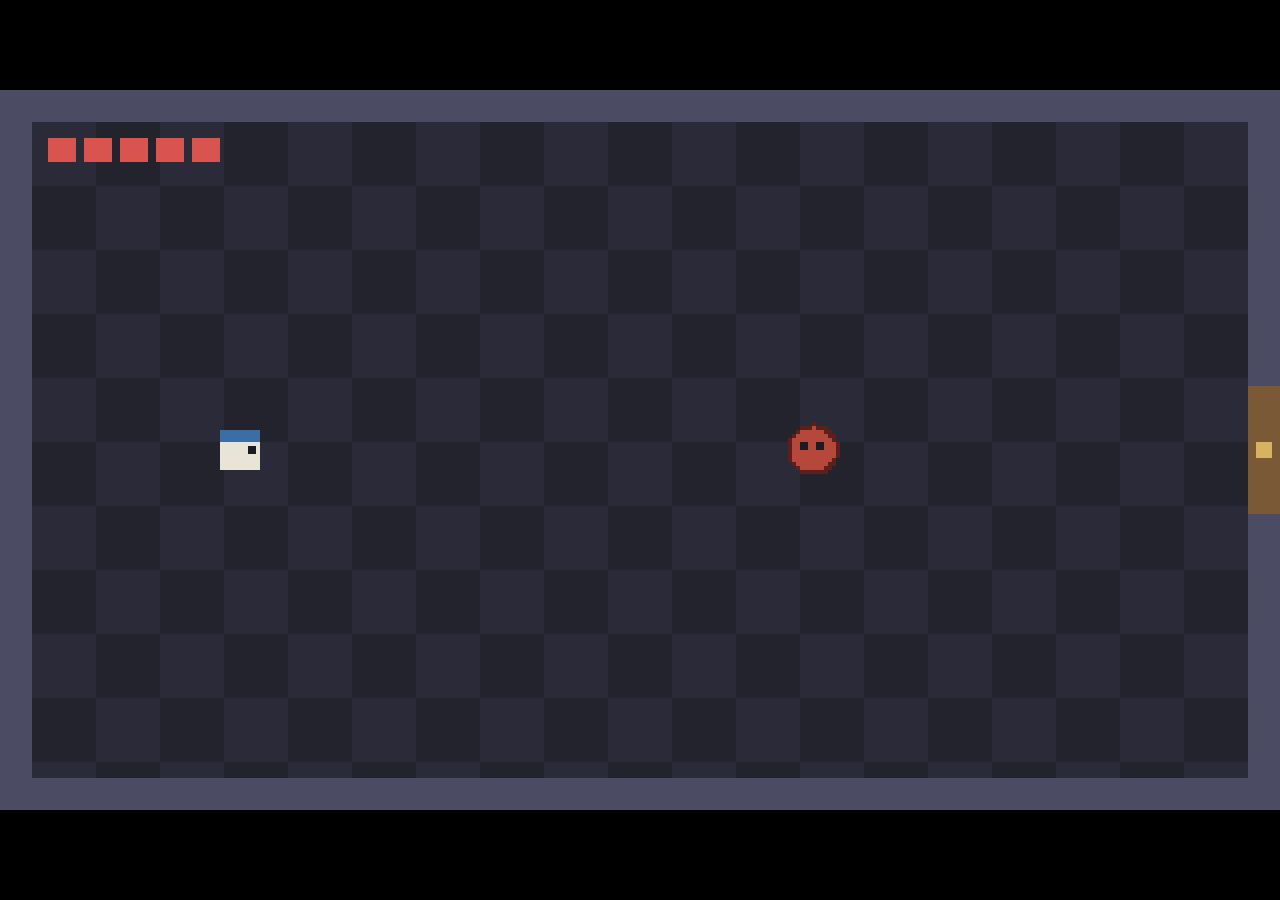
<file: g-b35823715949/index.html>
<!DOCTYPE html>
<html lang="en">
	<head>
		<meta charset="utf-8">
		<meta name="viewport" content="width=device-width, user-scalable=no, initial-scale=1.0">
		<title>Room One</title>
		<style>
html, body, #canvas {
	margin: 0;
	padding: 0;
	border: 0;
}

body {
	color: white;
	background-color: black;
	overflow: hidden;
	touch-action: none;
}

#canvas {
	display: block;
}

#canvas:focus {
	outline: none;
}

#status, #status-splash, #status-progress {
	position: absolute;
	left: 0;
	right: 0;
}

#status, #status-splash {
	top: 0;
	bottom: 0;
}

#status {
	background-color: #242424;
	display: flex;
	flex-direction: column;
	justify-content: center;
	align-items: center;
	visibility: hidden;
}

#status-splash {
	max-height: 100%;
	max-width: 100%;
	margin: auto;
}

#status-splash.show-image--false {
	display: none;
}

#status-splash.fullsize--true {
	height: 100%;
	width: 100%;
	object-fit: contain;
}

#status-splash.use-filter--false {
	image-rendering: pixelated;
}

#status-progress, #status-notice {
	display: none;
}

#status-progress {
	bottom: 10%;
	width: 50%;
	margin: 0 auto;
}

#status-notice {
	background-color: #5b3943;
	border-radius: 0.5rem;
	border: 1px solid #9b3943;
	color: #e0e0e0;
	font-family: 'Noto Sans', 'Droid Sans', Arial, sans-serif;
	line-height: 1.3;
	margin: 0 2rem;
	overflow: hidden;
	padding: 1rem;
	text-align: center;
	z-index: 1;
}
		</style>
		
	</head>
	<body>
		<canvas id="canvas">
			Your browser does not support the canvas tag.
		</canvas>

		<noscript>
			Your browser does not support JavaScript.
		</noscript>

		<div id="status">
			<img id="status-splash" class="show-image--true fullsize--true use-filter--true" src="index.png" alt="">
			<progress id="status-progress"></progress>
			<div id="status-notice"></div>
		</div>

		<script src="index.js"></script>
		<script>
const GODOT_CONFIG = {"args":[],"canvasResizePolicy":2,"emscriptenPoolSize":8,"ensureCrossOriginIsolationHeaders":true,"executable":"index","experimentalVK":false,"fileSizes":{"index.pck":13576,"index.wasm":39514754},"focusCanvas":true,"gdextensionLibs":[],"godotPoolSize":4};
const GODOT_THREADS_ENABLED = false;
const engine = new Engine(GODOT_CONFIG);

(function () {
	const statusOverlay = document.getElementById('status');
	const statusProgress = document.getElementById('status-progress');
	const statusNotice = document.getElementById('status-notice');

	let initializing = true;
	let statusMode = '';

	function setStatusMode(mode) {
		if (statusMode === mode || !initializing) {
			return;
		}
		if (mode === 'hidden') {
			statusOverlay.remove();
			initializing = false;
			return;
		}
		statusOverlay.style.visibility = 'visible';
		statusProgress.style.display = mode === 'progress' ? 'block' : 'none';
		statusNotice.style.display = mode === 'notice' ? 'block' : 'none';
		statusMode = mode;
	}

	function setStatusNotice(text) {
		while (statusNotice.lastChild) {
			statusNotice.removeChild(statusNotice.lastChild);
		}
		const lines = text.split('\n');
		lines.forEach((line) => {
			statusNotice.appendChild(document.createTextNode(line));
			statusNotice.appendChild(document.createElement('br'));
		});
	}

	function displayFailureNotice(err) {
		console.error(err);
		if (err instanceof Error) {
			setStatusNotice(err.message);
		} else if (typeof err === 'string') {
			setStatusNotice(err);
		} else {
			setStatusNotice('An unknown error occurred.');
		}
		setStatusMode('notice');
		initializing = false;
	}

	const missing = Engine.getMissingFeatures({
		threads: GODOT_THREADS_ENABLED,
	});

	if (missing.length !== 0) {
		if (GODOT_CONFIG['serviceWorker'] && GODOT_CONFIG['ensureCrossOriginIsolationHeaders'] && 'serviceWorker' in navigator) {
			let serviceWorkerRegistrationPromise;
			try {
				serviceWorkerRegistrationPromise = navigator.serviceWorker.getRegistration();
			} catch (err) {
				serviceWorkerRegistrationPromise = Promise.reject(new Error('Service worker registration failed.'));
			}
			// There's a chance that installing the service worker would fix the issue
			Promise.race([
				serviceWorkerRegistrationPromise.then((registration) => {
					if (registration != null) {
						return Promise.reject(new Error('Service worker already exists.'));
					}
					return registration;
				}).then(() => engine.installServiceWorker()),
				// For some reason, `getRegistration()` can stall
				new Promise((resolve) => {
					setTimeout(() => resolve(), 2000);
				}),
			]).then(() => {
				// Reload if there was no error.
				window.location.reload();
			}).catch((err) => {
				console.error('Error while registering service worker:', err);
			});
		} else {
			// Display the message as usual
			const missingMsg = 'Error\nThe following features required to run Godot projects on the Web are missing:\n';
			displayFailureNotice(missingMsg + missing.join('\n'));
		}
	} else {
		setStatusMode('progress');
		engine.startGame({
			'onProgress': function (current, total) {
				if (current > 0 && total > 0) {
					statusProgress.value = current;
					statusProgress.max = total;
				} else {
					statusProgress.removeAttribute('value');
					statusProgress.removeAttribute('max');
				}
			},
		}).then(() => {
			setStatusMode('hidden');
		}, displayFailureNotice);
	}
}());
		</script>
	</body>
</html>
</file>
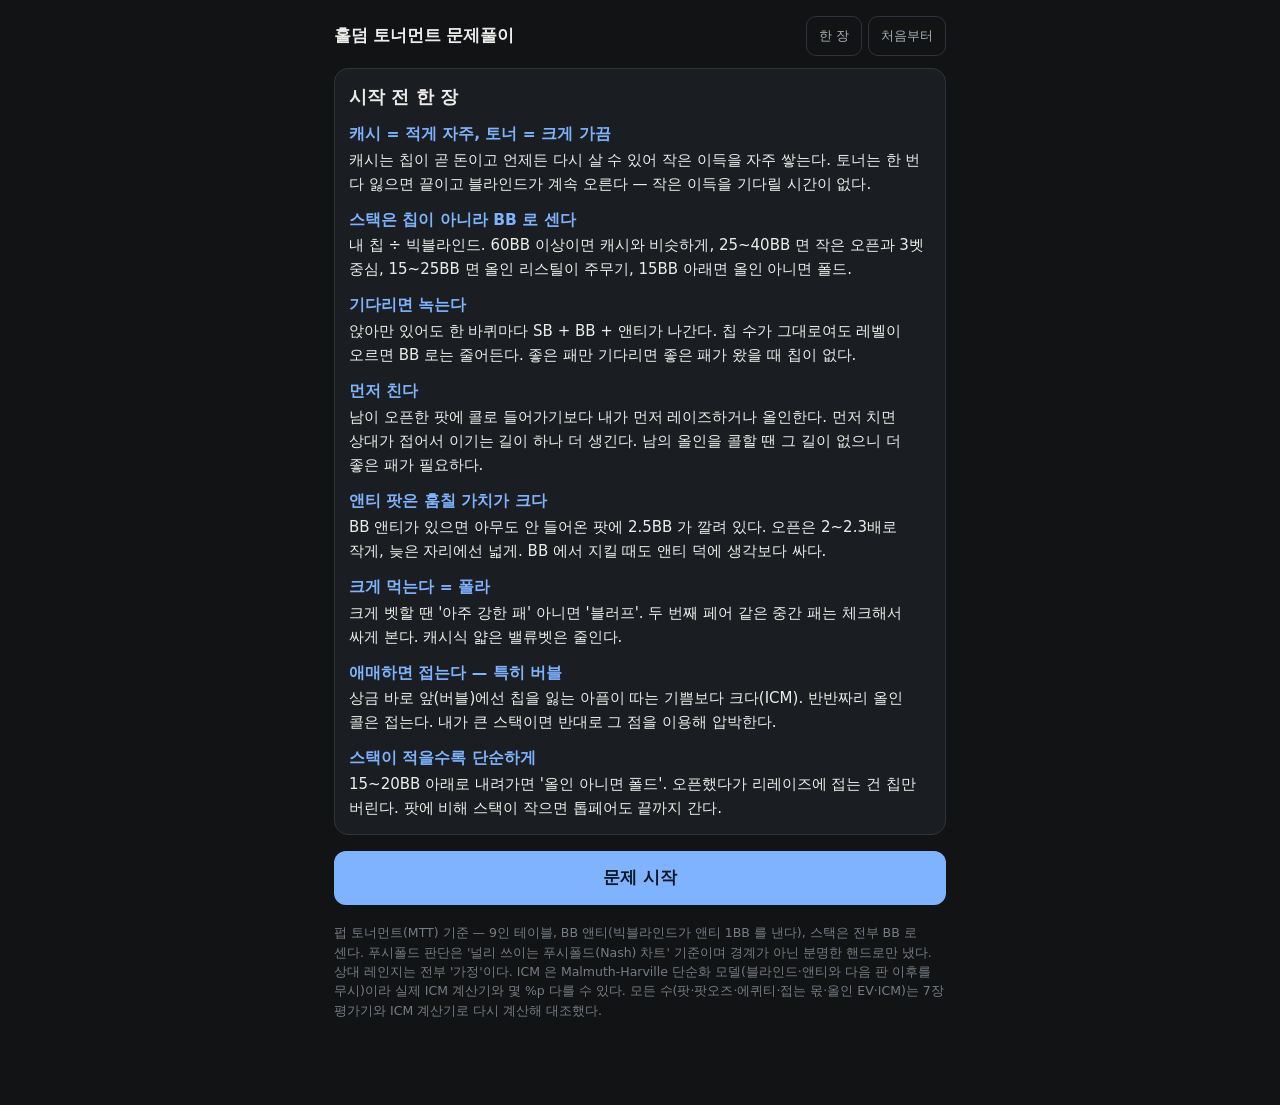
<file: holdem-mtt/index.html>
<!doctype html>
<html lang="ko">
<head>
<meta charset="utf-8">
<meta name="viewport" content="width=device-width, initial-scale=1">
<meta name="color-scheme" content="dark">
<title>홀덤 토너먼트 문제풀이</title>
<style>
:root{
  --bg:#111315; --card:#1A1D21; --card2:#22262B; --ink:#ECEDEA; --ink2:#A9AEB4; --ink3:#767C83;
  --rule:#2F343A; --red:#FF6B70; --good:#4CC38A; --bad:#FF6B70; --warn:#E8C25A; --accent:#7FB3FF;
  --sans:system-ui,-apple-system,"Apple SD Gothic Neo","Malgun Gothic","Noto Sans KR",sans-serif;
  --mono:ui-monospace,"SF Mono",Menlo,Consolas,monospace;
}
*{box-sizing:border-box}
html,body{margin:0;background:var(--bg);color:var(--ink)}
body{font:400 16px/1.6 var(--sans);-webkit-font-smoothing:antialiased;word-break:keep-all;overflow-wrap:anywhere}
.wrap{max-width:640px;margin:0 auto;padding:16px 14px 72px}
header{display:flex;align-items:center;justify-content:space-between;gap:10px;margin-bottom:12px}
header h1{font-size:17px;margin:0;font-weight:700;letter-spacing:-.01em}
button{font:inherit;color:inherit;cursor:pointer;-webkit-tap-highlight-color:transparent}
.reset{background:transparent;border:1px solid var(--rule);color:var(--ink2);border-radius:10px;padding:8px 12px;font-size:13px;min-height:40px;flex:none}
.prog{display:flex;align-items:center;gap:8px;flex-wrap:wrap;font-size:13px;color:var(--ink2);margin-bottom:10px}
.tag{background:var(--card2);border:1px solid var(--rule);border-radius:999px;padding:2px 10px;color:var(--ink)}
.bar{height:4px;background:var(--card2);border-radius:4px;overflow:hidden;margin-bottom:14px}
.bar i{display:block;height:100%;background:var(--accent)}
.panel{background:var(--card);border:1px solid var(--rule);border-radius:14px;padding:14px}
.panel+.panel{margin-top:12px}
.game{font-size:13.5px;color:var(--ink2)}
.game b{color:var(--ink);font-weight:600}
dl.facts{margin:10px 0 0;display:grid;gap:8px}
dl.facts div{display:grid;grid-template-columns:56px 1fr;gap:10px;align-items:start}
dl.facts dt{font-size:12px;color:var(--ink3);padding-top:3px}
dl.facts dd{margin:0;min-width:0}
.vil{display:block}
.vil+.vil{margin-top:4px}
.act{margin:0;padding-left:18px;font-size:14.5px}
.act li+li{margin-top:3px}
.cards{display:inline-flex;flex-wrap:wrap;gap:4px;vertical-align:middle}
.c{display:inline-block;font:700 1em/1 var(--mono);padding:2px 4px;border-radius:5px;background:#F4F4F1;color:#16181B;white-space:nowrap}
.c.r{color:#D0202D}
.big .c{font-size:22px;padding:8px 8px;min-width:46px;text-align:center;border-radius:7px}
.street{display:inline-flex;gap:4px}
.street+.street{margin-left:8px}
.q{font-size:17px;font-weight:600;margin:16px 2px 12px;line-height:1.5}
.choices{display:grid;gap:10px}
.choice{display:flex;align-items:center;gap:10px;width:100%;text-align:left;background:var(--card2);border:1.5px solid var(--rule);border-radius:12px;padding:12px 14px;min-height:54px;font-size:15.5px}
.choice .k{flex:none;width:26px;height:26px;border-radius:50%;display:grid;place-items:center;background:var(--bg);font-size:13px;color:var(--ink2)}
.choice:not([disabled]):active{border-color:var(--accent)}
.choice[disabled]{cursor:default}
.choice.ok{border-color:var(--good);background:#1C2E25}
.choice.ok .k{background:var(--good);color:#0D1A13}
.choice.no{border-color:var(--bad);background:#2F1D1F}
.choice.no .k{background:var(--bad);color:#2A0D0F}
.choice.dim{opacity:.55}
.verdict{margin:16px 2px 8px;font-size:20px;font-weight:700}
.verdict.ok{color:var(--good)} .verdict.no{color:var(--bad)}
.split{border:1px solid var(--warn);color:var(--warn);border-radius:10px;padding:8px 12px;font-size:14px;margin:8px 0 4px}
.ex h3{font-size:13px;color:var(--ink3);margin:0 0 4px;font-weight:600;letter-spacing:.02em}
.ex p{margin:0;font-size:15px;color:var(--ink)}
.ex .calc p{font-variant-numeric:tabular-nums}
.ex section+section{margin-top:14px;padding-top:12px;border-top:1px solid var(--rule)}
.next{display:block;width:100%;margin-top:16px;background:var(--accent);color:#0B1726;border:0;border-radius:12px;min-height:54px;font-size:16.5px;font-weight:700}
.note{font-size:12.5px;color:var(--ink3);margin-top:18px;line-height:1.55}
table.score{width:100%;border-collapse:collapse;font-size:15px}
table.score td{padding:9px 4px;border-bottom:1px solid var(--rule);vertical-align:middle}
table.score td.n{font:700 15px var(--mono);text-align:right;white-space:nowrap;width:52px}
.pips{display:inline-flex;gap:4px;vertical-align:middle}
.pips i{width:14px;height:14px;border-radius:4px;background:var(--card2);border:1px solid var(--rule)}
.pips i.on{background:var(--good);border-color:var(--good)}
.weak{margin:0;padding:0;list-style:none;display:grid;gap:10px}
.weak li{background:var(--card2);border-radius:10px;padding:10px 12px;font-size:14.5px}
.weak b{display:block;margin-bottom:2px}
.total{font-size:28px;font-weight:800;margin:4px 0 2px}
h2{font-size:18px;margin:0 0 10px}
.hbtns{display:flex;gap:6px;flex:none}
.ex section.mistake h3{color:var(--warn)}
.intro{margin:0;padding:0;list-style:none;display:grid;gap:12px}
.intro li{font-size:15px;line-height:1.6}
.intro b{display:block;color:var(--accent);font-size:15.5px;margin-bottom:1px}
</style>
</head>
<body>
<div class="wrap">
  <header>
    <h1>홀덤 토너먼트 문제풀이</h1>
    <span class="hbtns"><button class="reset" id="intro" type="button" hidden>한 장</button><button class="reset" id="reset" type="button">처음부터</button></span>
  </header>
  <main id="app"></main>
  <p class="note">펍 토너먼트(MTT) 기준 — 9인 테이블, BB 앤티(빅블라인드가 앤티 1BB 를 낸다), 스택은 전부 BB 로 센다. 푸시폴드 판단은 &#x27;널리 쓰이는 푸시폴드(Nash) 차트&#x27; 기준이며 경계가 아닌 분명한 핸드로만 냈다. 상대 레인지는 전부 &#x27;가정&#x27;이다. ICM 은 Malmuth-Harville 단순화 모델(블라인드·앤티와 다음 판 이후를 무시)이라 실제 ICM 계산기와 몇 %p 다를 수 있다. 모든 수(팟·팟오즈·에퀴티·접는 몫·올인 EV·ICM)는 7장 평가기와 ICM 계산기로 다시 계산해 대조했다.</p>
</div>
<script>
// 채점·보충 문제 선택 — 순수 함수. build_quiz.py 가 이 파일을 «그대로» quiz.html 에 인라인하고,
// _quiztest.js 가 같은 파일을 require 해서 시험한다(시험한 코드 = 배포한 코드).

// 한 문제 채점: 허용 답 중 하나면 1점 (정답이 둘인 문제도 1점).
function isCorrect(q, pick) {
  return q.answers.indexOf(pick) !== -1;
}

// 영역별 점수와 만점. questions = 본 문제 목록, picks = {문제id: 고른 선택지 번호}
function areaScores(questions, picks) {
  const score = {}, full = {};
  for (const q of questions) {
    full[q.area] = (full[q.area] || 0) + 1;
    score[q.area] = (score[q.area] || 0) + (isCorrect(q, picks[q.id]) ? 1 : 0);
  }
  return { score, full };
}

// 약한 영역 순서: 점수 낮은 순, 동점이면 영역 번호 순. 만점 영역은 빠진다.
function weakAreas(sc) {
  return Object.keys(sc.full).map(Number)
    .filter(a => sc.score[a] < sc.full[a])
    .sort((a, b) => (sc.score[a] - sc.score[b]) || (a - b));
}

// 보충 n문제 고르기.
//  - 전부 만점이면: 풀에서 가장 어려운 n (level 높은 순으로 뽑아, 쉬운→어려운 순으로 낸다)
//  - 아니면: 영역을 (점수 낮은 순, 동점이면 영역 번호 순)으로 줄 세우고, 앞 영역부터 그 영역 문제를 level 순으로 채운다.
//    만점 영역도 줄 뒤쪽(영역 번호 순)에 남아 있어 약한 영역 문제가 n 보다 적으면 거기서 채운다.
function pickSupplement(sc, pool, n) {
  n = n || 5;
  const areas = Object.keys(sc.full).map(Number);
  const allPerfect = areas.every(a => sc.score[a] >= sc.full[a]);
  if (allPerfect) {
    return pool.slice().sort((a, b) => b.level - a.level).slice(0, n)
      .sort((a, b) => a.level - b.level).map(q => q.id);
  }
  const order = areas.slice().sort((a, b) => (sc.score[a] - sc.score[b]) || (a - b));
  const out = [];
  for (const a of order) {
    const qs = pool.filter(q => q.area === a).sort((x, y) => x.level - y.level);
    for (const q of qs) if (out.length < n) out.push(q.id);
  }
  return out;
}

if (typeof module !== "undefined") module.exports = { isCorrect, areaScores, weakAreas, pickSupplement };

</script>
<script>
const D = {"version": "bb52eebc95", "storage": "holdem-mtt-quiz-", "labels": {"why": "왜 이게 답인가", "calc": "계산", "mistake": "캐시 습관이면 어떻게 틀리나", "if_changes": "상대·스택이 바뀌면"}, "suppNote": "보충 5문제는 약한 영역부터 뽑았다 (점수 낮은 순, 같으면 영역 번호 순). 본 문제보다 한 단계 어렵다 — 리스틸 EV·버블 ICM·리버 올인 포함.", "intro": [{"head": "캐시 = 적게 자주, 토너 = 크게 가끔", "body": "캐시는 칩이 곧 돈이고 언제든 다시 살 수 있어 작은 이득을 자주 쌓는다. 토너는 한 번 다 잃으면 끝이고 블라인드가 계속 오른다 — 작은 이득을 기다릴 시간이 없다."}, {"head": "스택은 칩이 아니라 BB 로 센다", "body": "내 칩 ÷ 빅블라인드. 60BB 이상이면 캐시와 비슷하게, 25~40BB 면 작은 오픈과 3벳 중심, 15~25BB 면 올인 리스틸이 주무기, 15BB 아래면 올인 아니면 폴드."}, {"head": "기다리면 녹는다", "body": "앉아만 있어도 한 바퀴마다 SB + BB + 앤티가 나간다. 칩 수가 그대로여도 레벨이 오르면 BB 로는 줄어든다. 좋은 패만 기다리면 좋은 패가 왔을 때 칩이 없다."}, {"head": "먼저 친다", "body": "남이 오픈한 팟에 콜로 들어가기보다 내가 먼저 레이즈하거나 올인한다. 먼저 치면 상대가 접어서 이기는 길이 하나 더 생긴다. 남의 올인을 콜할 땐 그 길이 없으니 더 좋은 패가 필요하다."}, {"head": "앤티 팟은 훔칠 가치가 크다", "body": "BB 앤티가 있으면 아무도 안 들어온 팟에 2.5BB 가 깔려 있다. 오픈은 2~2.3배로 작게, 늦은 자리에선 넓게. BB 에서 지킬 때도 앤티 덕에 생각보다 싸다."}, {"head": "크게 먹는다 = 폴라", "body": "크게 벳할 땐 &#x27;아주 강한 패&#x27; 아니면 &#x27;블러프&#x27;. 두 번째 페어 같은 중간 패는 체크해서 싸게 본다. 캐시식 얇은 밸류벳은 줄인다."}, {"head": "애매하면 접는다 — 특히 버블", "body": "상금 바로 앞(버블)에선 칩을 잃는 아픔이 따는 기쁨보다 크다(ICM). 반반짜리 올인 콜은 접는다. 내가 큰 스택이면 반대로 그 점을 이용해 압박한다."}, {"head": "스택이 적을수록 단순하게", "body": "15~20BB 아래로 내려가면 &#x27;올인 아니면 폴드&#x27;. 오픈했다가 리레이즈에 접는 건 칩만 버린다. 팟에 비해 스택이 작으면 톱페어도 끝까지 간다."}], "areas": {"1": {"name": "스택·단계", "tip": "칩 ÷ BB 로 단계를 읽는다(60BB+ / 25~40 / 15~25 / 15 이하). 한 바퀴 비용 = SB + BB + 앤티 — 기다리면 녹는다. 상대와의 게임 크기는 작은 쪽 스택(유효 스택)."}, "2": {"name": "앤티·스틸·방어", "tip": "앤티 팟엔 2.5BB 가 깔려 있다. 오픈은 2~2.3배, 늦은 자리일수록 넓게 훔친다. BB 방어는 앤티까지 넣은 팟오즈로 — 생각보다 싸다."}, "3": {"name": "푸시폴드·숏스택", "tip": "15BB 아래는 올인 아니면 폴드. 먼저 올인하는 범위가 남의 올인을 콜하는 범위보다 넓다(갭). 콜은 필요 승률 = 콜 ÷ (콜 뒤 전체 팟)으로."}, "4": {"name": "ICM·버블", "tip": "칩 ≠ 돈. 버블에선 반반 올인 콜을 접고, 중간 스택이 가장 조심한다. 큰 스택은 그걸 이용해 압박한다. (여기 수는 단순화 ICM)"}, "5": {"name": "폴라·사이즈", "tip": "크게 벳할 땐 넛급 아니면 블러프, 중간 패는 체크. 블러프 몫 = B ÷ (P + 2B). 팟 대비 스택이 작으면(SPR 작음) 톱페어는 끝까지 간다."}}, "questions": [{"id": "M1", "set": "main", "area": 1, "level": 1, "game": "<b>중반<\/b> · 남은 45명 · 상금 6위까지 · <b>9인<\/b> · 블라인드 600/1200 앤티 1200 · 유효 스택 <b>22BB<\/b>", "heroPos": "HJ", "heroCards": "", "heroNote": "칩 26,400 — 손패보다 먼저 스택을 읽는 문제", "villains": ["<b>테이블<\/b> — 평범한 펍 토너 손님들 — 캐시처럼 콜이 많다"], "action": ["새 레벨이 막 시작됐다. 이번 판 카드는 아직 안 받았다."], "pot": "3,000 (판마다 깔리는 돈: SB + BB + 앤티)", "board": "", "question": "칩 26,400 ÷ 빅블라인드 1200 = 22BB. 이 스택에서 가장 맞는 계획은?", "choices": ["칩이 2만이 넘으니 넉넉하다 — 작은 페어·수딧 커넥터로 남의 오픈에 콜해 플랍을 본다", "15~25BB 구간 — 오픈은 작게, 남의 오픈엔 올인 리스틸이 주무기, 콜해서 플랍 보기는 줄인다", "15BB 아래 구간 — 이제부터 올인 아니면 폴드만", "깊은 스택처럼 — 3배 오픈하고 플랍 이후에 이긴다"], "answers": [1], "ex": {"why": "스택은 칩 수가 아니라 BB 로 센다. 26,400 ÷ 1200 = 22BB — 15~25BB 구간이다. 이 깊이에선 콜하고 플랍을 보면 남는 칩이 팟에 비해 작아서, 플랍 이후 기술을 쓸 공간이 없다. 그래서 오픈은 2배 안팎으로 작게, 남이 오픈하면 접거나 올인으로 되받는(리스틸) 두 갈래로 단순하게 간다.", "calc": "① 스택 = 26400 ÷ 1200 = 22BB<br>② 한 바퀴 비용 = SB 600 + BB 1200 + 앤티 1200 = 3,000 → 아무것도 안 하면 8.8 바퀴면 0<br>③ 다음 레벨(800/1600 앤티 1600)이면 같은 칩이 26400 ÷ 1600 = 16.5BB", "mistake": "캐시에선 칩이 줄지 않으면 스택도 그대로라 '좋은 패 올 때까지 기다리기'가 거의 공짜다. 토너에선 26,400 이 그대로여도 다음 레벨에 16.5BB 로 줄고, 앉아만 있어도 한 바퀴에 3,000 씩 녹는다. 칩 수를 보고 '넉넉하다'고 느끼는 것, 작은 페어로 콜해서 셋을 노리는 것이 캐시 습관이다 — 셋이 맞아도 따올 칩이 작다.", "if_changes": "같은 칩이 앞 레벨(400/800 앤티 800)이었다면 33BB — 25~40BB 구간이라 오픈·3벳·콜을 조금 더 섞을 수 있다. 반대로 한 레벨 뒤 16.5BB 면 15BB 문턱 근처라 올인/폴드 비중이 커진다. 나보다 작은 스택과 붙으면 그 사람과의 게임 크기는 그 사람 스택(유효 스택)이다."}}, {"id": "M2", "set": "main", "area": 1, "level": 2, "game": "<b>후반<\/b> · 남은 30명 · 상금 10위까지 · <b>9인<\/b> · 블라인드 2000/4000 앤티 4000 · 유효 스택 <b>14BB<\/b>", "heroPos": "CO", "heroCards": "", "heroNote": "칩 56,000 — 이번 판은 접었다. 다음 판들의 계획을 묻는 문제", "villains": ["<b>테이블<\/b> — 시작 칩 30,000 으로 90명이 참가 — 남은 30명이 그 칩을 나눠 가졌다"], "action": ["카드가 안 들어와 두 바퀴째 접고 있다."], "pot": "10,000 (판마다 깔리는 돈)", "board": "", "question": "평균 스택은 22.5BB, 내 스택은 14BB. 어떻게 가야 할까?", "choices": ["평균보다 적지만 칩이 5만이 넘는다 — 좋은 패가 올 때까지 기다린다", "버틸 수 있는 건 5.6 바퀴뿐 — 앞에서 아무도 안 들어온 팟은 좋은 자리에서 먼저 올인해 깔린 돈을 가져온다", "평균이 22.5BB 밖에 안 되니 다들 숏스택 — 캐시처럼 림프해서 싸게 플랍을 본다", "상금권까지 20명만 더 떨어지면 되니 폴드만 하며 버틴다"], "answers": [1], "ex": {"why": "펍 토너 후반엔 평균 스택 자체가 22.5BB 정도로 내려온다 — 깊은 스택 포스트플랍은 거의 안 나온다. 내 14BB 는 올인/폴드 구간이고, 한 바퀴에 10,000 씩 녹아 5.6 바퀴면 끝난다. 아무도 안 들어온 팟에 먼저 올인하면 깔린 2.5BB 를 자주 가져오는데, 한 번이 내 스택의 17.9% 다. 기다리는 동안 이 기회를 버리는 게 가장 비싸다.", "calc": "① 총 칩 = 30000 × 90 = 2,700,000 → 평균 = 2,700,000 ÷ 30 = 90,000 → 22.5BB<br>② 내 스택 = 56000 ÷ 4000 = 14BB<br>③ 한 바퀴 = 2000 + 4000 + 4000 = 10,000 → 56000 ÷ 10,000 = 5.6 바퀴<br>④ 아무도 안 들어온 팟 = 2.5BB = 내 스택의 17.9%", "mistake": "캐시에선 칩이 빠지는 속도가 느려서 '기다림'이 기본기다. 토너 후반엔 기다림이 곧 손실이다 — 접기만 하면 5.6 바퀴 뒤 0이고, 그 전에 10BB 아래로 내려가면 올인해도 상대를 접게 할 힘이 없다. 림프도 캐시 습관이다: 앤티 팟에서 림프하면 BB 가 공짜로 보고, 뒤에서 올인이 오면 접어야 한다.", "if_changes": "평균이 40BB 이상인 초반이라면 상대들이 깊어 내 올인에 콜이 많다 — 올인 범위를 조금 좁힌다. 상금권 직전(버블)에 나보다 작은 스택이 여럿 있으면 그들이 먼저 떨어질 수 있어 조금 더 기다릴 이유가 생긴다(영역 4). 상대들이 내 올인에 너무 자주 콜하는 테이블이면 강한 패 비중을 높인다."}}, {"id": "M3", "set": "main", "area": 2, "level": 3, "game": "<b>중반<\/b> · 남은 60명 · 상금 8위까지 · <b>9인<\/b> · 블라인드 500/1000 앤티 1000 · 유효 스택 <b>35BB<\/b>", "heroPos": "CO", "heroCards": "<span class=\"c\">A♠<\/span><span class=\"c r\">10♦<\/span>", "heroNote": "", "villains": ["<b>BTN·SB·BB<\/b> — 보통 — 셋 다 35BB 안팎"], "action": ["프리플랍: UTG~HJ 모두 폴드, 당신(CO) 차례."], "pot": "2.5BB (SB 0.5 + BB 1 + 앤티 1)", "board": "", "question": "<span class=\"cards\"><span class=\"c\">A♠<\/span><\/span><span class=\"cards\"><span class=\"c r\">10♦<\/span><\/span>. 얼마로 오픈할까?", "choices": ["3.5BB — 캐시처럼 3배에 앤티 몫을 더 얹는다", "2.2BB 안팎 — 작게 오픈한다", "림프(1BB) — 싸게 들어간다", "35BB 올인"], "answers": [1], "ex": {"why": "앤티가 있으면 아무도 안 들어온 팟에 이미 2.5BB 가 깔려 있다. 작은 오픈으로도 이 돈을 가져올 확률이 충분하고, 뒤에서 올인(리스틸)을 맞아 접을 때 버리는 칩이 적다. 토너 중반 스택(20~40BB)에서 2~2.3배 오픈이 표준이 된 이유다.", "calc": "① 깔린 팟 = 0.5 + 1 + 1 = 2.5BB<br>② 2.2BB 오픈이 바로 이익이려면 셋이 접어야 하는 몫 = 2.2 ÷ (2.5BB + 2.2) = 46.8%<br>③ 3.5BB 오픈이면 = 3.5 ÷ (2.5BB + 3.5) = 58.3%<br>④ 뒤에서 올인을 맞고 접을 때 잃는 칩: 스택의 6.3%(2.2BB) vs 10%(3.5BB)", "mistake": "캐시 100BB 에선 3배 오픈이 기본이고 리레이즈를 맞아도 스택에 여유가 있다. 35BB 에서 3.5BB 를 오픈하면 같은 팟을 훔치려고 칩을 더 걸고, BTN·블라인드의 올인 리스틸을 맞고 접을 때마다 스택의 10% 를 버린다. 림프는 BB 에게 공짜 플랍을 주고 뒤의 올인에 무방비다. 35BB 올인은 2.5BB 를 위해 스택 전부를 거는 것 — 나보다 강한 패만 콜하고 약한 패는 다 접는다.", "if_changes": "초반 60BB 이상으로 깊으면 2.5배까지 올려도 된다(플랍 이후가 길어 포지션 없는 콜을 덜 받고 싶다). BB 가 무엇이든 콜하는 사람이면 사이즈를 조금 올리거나 더 좋은 패로 오픈한다. 뒤에 15BB 안팎 숏스택이 있으면 그 사람의 올인에 콜할 수 있는 패로 오픈 범위를 맞춘다(영역 3)."}}, {"id": "M4", "set": "main", "area": 2, "level": 4, "game": "<b>중반<\/b> · 남은 40명 · 상금 8위까지 · <b>9인<\/b> · 블라인드 1000/2000 앤티 2000 · 유효 스택 <b>30BB<\/b>", "heroPos": "BB", "heroCards": "<span class=\"c\">K♣<\/span><span class=\"c r\">7♦<\/span>", "heroNote": "", "villains": ["<b>BTN<\/b> — 보통 — 늦은 자리에서 넓게 훔친다 (가정: 22+, A2+, K2s+, K7o+, Q5s+, Q9o+, J7s+, J9o+, T7s+, T9o, 97s+, 86s+, 75s+, 65s, 54s)"], "action": ["프리플랍: BTN 까지 폴드, BTN 2BB 오픈(민레이즈), SB 폴드, 당신(BB) 차례."], "pot": "4.5BB", "board": "", "question": "<span class=\"cards\"><span class=\"c\">K♣<\/span><\/span><span class=\"cards\"><span class=\"c r\">7♦<\/span><\/span>. 1BB 만 더 내면 된다. 어떻게?", "choices": ["폴드 — K7o 는 약하고 포지션도 없다", "콜", "30BB 올인", "6BB 로 리레이즈, 올인 오면 접는다"], "answers": [1], "ex": {"why": "앤티가 있으면 BB 방어가 매우 싸다. 팟 4.5BB 에 1BB 만 넣으면 되니 필요 승률은 18.2% 뿐인데, K7o 는 넓은 BTN 오픈 레인지 상대로 42% 를 가진다. 포지션이 없어 그 에퀴티를 다 살리지는 못해도, 차이가 커서 접으면 손해다.", "calc": "① 팟 = SB 0.5 + BB 1 + 앤티 1 + BTN 2 = 4.5BB<br>② 필요 승률 = 1 ÷ (4.5BB + 1) = 18.2%<br>③ K7o vs BTN 가정 레인지: 42% (몬테카를로)<br>④ 앤티가 없다면: 1 ÷ (3.5 + 1) = 22.2%", "mistake": "캐시에선 BTN 이 2.5~3배로 오픈하고 앤티가 없어 BB 가 낼 값이 비싸다 — 'K7o 같은 손은 포지션 없이 버린다'가 맞는 경우가 많다. 토너 앤티 팟에서 민레이즈를 맞으면 가격이 18.2% 까지 떨어진다. 캐시 기준으로 접으면 BTN 이 매 바퀴 공짜로 블라인드를 가져간다.", "if_changes": "BTN 이 3배로 오픈하는 타이트한 사람이면 가격도 비싸지고 레인지도 강해져 K7o 는 접는 쪽으로 기운다. 내 스택이 15BB 안팎이면 콜보다 올인 리스틸을 먼저 생각한다(영역 3). BTN 이 아무 두 장으로 훔치는 사람이면 K7o 로 리레이즈도 후보가 된다."}}, {"id": "M5", "set": "main", "area": 3, "level": 5, "game": "<b>후반<\/b> · 남은 25명 · 상금 10위까지 · <b>9인<\/b> · 블라인드 1500/3000 앤티 3000 · 유효 스택 <b>8BB<\/b>", "heroPos": "BTN", "heroCards": "<span class=\"c r\">A♥<\/span><span class=\"c r\">8♦<\/span>", "heroNote": "", "villains": ["<b>SB<\/b> — 30BB — 내 올인엔 거의 접는다 (가정: 이번엔 접는다)", "<b>BB<\/b> — 25BB — 내 올인에 이 패들로 콜 (가정: 22+, A2+, K7s+, KTo+, Q9s+, QJo, J9s+, T9s)"], "action": ["프리플랍: BTN 까지 모두 폴드, 당신(BTN) 차례. 스택 8BB."], "pot": "2.5BB", "board": "", "question": "<span class=\"cards\"><span class=\"c r\">A♥<\/span><\/span><span class=\"cards\"><span class=\"c r\">8♦<\/span><\/span>, 8BB. 어떻게?", "choices": ["폴드 — 더 좋은 패를 기다린다", "림프 — 싸게 플랍을 본다", "올인", "3BB 오픈, 리레이즈 오면 접는다"], "answers": [2], "ex": {"why": "널리 쓰이는 푸시폴드(Nash) 차트 기준, BTN 8BB 에서 A8o 는 경계가 아니라 차트 안쪽 깊숙한 올인 핸드다. 올인하면 블라인드가 접어 2.5BB 를 가져오는 경우가 많고(BB 가 접는 몫 74.9%), 콜 받아도 A8o 는 가정한 콜 레인지 상대로 47.7% 를 가진다. 합치면 접을 때보다 평균 2BB 이득이다.", "calc": "① 깔린 팟 = 0.5 + 1 + 1 = 2.5BB<br>② BB 가 접는 몫 = 1 − 콜 레인지 콤보 ÷ 전체 콤보 (내 카드와 겹치는 콤보 제외) = 74.9%<br>③ 콜 받으면 A8o 에퀴티 = 47.7%, 그때 팟 = 0.5 + 1 + 8 + 8 = 17.5BB<br>④ 올인 EV(접기 대비) = 접음 × 2.5BB + 콜 × (에퀴티 × 17.5BB − 8) = 2BB", "mistake": "캐시엔 8BB 짜리 스택이 없다 — 칩이 줄면 다시 사서 100BB 로 앉는다. 그래서 '좋은 패 올 때까지 기다리기'와 '오픈했다가 리레이즈에 접기'가 몸에 배어 있다. 8BB 에서 3BB 오픈은 스택의 3분의 1 이상을 걸어 놓고 접을 길을 남기는 것 — 리레이즈를 맞으면 칩만 버린다. 림프는 블라인드에게 공짜 플랍을 주고 상대를 접게 만드는 힘(폴드 에퀴티)을 버린다.", "if_changes": "BB 가 무엇이든 콜하는 사람이면 접는 몫이 줄어 약한 패 올인은 줄이지만, A8o 는 그래도 올인이다(콜 받아도 앞서는 경우가 많다). 스택이 15BB 이상으로 깊어지면 BTN 에선 작은 오픈(2~2.2배)도 섞는다. BB 가 4~5BB 짜리 극숏이면 그는 거의 다 콜한다 — 내 패가 그의 범위보다 앞서는지만 본다."}}, {"id": "M6", "set": "main", "area": 3, "level": 6, "game": "<b>후반<\/b> · 남은 22명 · 상금 10위까지 · <b>9인<\/b> · 블라인드 1000/2000 앤티 2000 · 유효 스택 <b>10BB<\/b> (SB 10BB, 나 28BB)", "heroPos": "BB", "heroCards": "<span class=\"c\">A♠<\/span><span class=\"c\">9♣<\/span>", "heroNote": "", "villains": ["<b>SB<\/b> — 10BB 숏스택 — BB 와 단둘일 때 넓게 올인 (가정: 22+, A2+, K2+, Q2s+, Q5o+, J4s+, J7o+, T6s+, T7o+, 96s+, 97o+, 86s+, 75s+, 65s, 54s)"], "action": ["프리플랍: SB 까지 모두 폴드, SB 올인 10BB, 당신(BB) 차례."], "pot": "12BB", "board": "", "question": "<span class=\"cards\"><span class=\"c\">A♠<\/span><\/span><span class=\"cards\"><span class=\"c\">9♣<\/span><\/span>. 9BB 를 더 내고 콜할까?", "choices": ["폴드 — 올인은 강한 패라는 뜻이다", "콜", "폴드 — 지면 스택의 3분의 1 을 잃는다"], "answers": [1], "ex": {"why": "SB 가 BB 하고만 남았을 때 10BB 로 올인하는 범위는 아주 넓다 — 가정한 레인지가 758 콤보(전체 1326 콤보 중)다. 그 레인지 상대로 A9o 의 에퀴티는 57%, 콜에 필요한 승률은 42.9% — 넉넉히 넘는다.", "calc": "① 팟 = SB 10 + BB 1 + 앤티 1 = 12BB<br>② 필요 승률 = 9 ÷ (12BB + 9) = 42.9%<br>③ A9o vs SB 가정 레인지(758 콤보): 57%", "mistake": "캐시에서 누가 100BB 를 올인하면 대개 넛이다 — '올인 = 강한 패'가 몸에 배어 있다. 토너에서 10BB 숏스택의 올인은 '패가 좋다'가 아니라 '블라인드에 녹기 전에 칩을 모으겠다'는 뜻이다. 상대 스택이 작을수록 올인 레인지는 넓어지고, 콜해야 할 패도 넓어진다.", "if_changes": "같은 10BB 올인이 UTG 같은 맨 앞자리에서 왔다면 레인지가 훨씬 좁아 A9o 는 접는 쪽이 된다 — 같은 손, 같은 스택이라도 '누가 어디서' 올인했는지가 답을 바꾼다. 버블이라 이 콜에서 지면 탈락 위험이 커지는 스택이라면 ICM 때문에 더 좁게 콜한다(영역 4)."}}, {"id": "M7", "set": "main", "area": 4, "level": 7, "game": "<b>버블<\/b> · 남은 4명 · 상금 3위까지 (1위 50만 · 2위 30만 · 3위 20만) · <b>4인<\/b> · 블라인드 2000/4000 앤티 4000 · 유효 스택 <b>25BB<\/b> (칩리더 40BB, 나 25BB)", "heroPos": "BB", "heroCards": "<span class=\"c r\">A♥<\/span><span class=\"c r\">10♦<\/span>", "heroNote": "", "villains": ["<b>BTN<\/b> — 칩리더 40BB — 버블에서 넓게 올인 (가정: 22+, A2+, K2+, Q2+, J7+, T7+, 97+, 87, 76s, 65s)", "<b>SB·CO<\/b> — 20BB, 15BB — 이번 판은 접었다"], "action": ["프리플랍: BTN(칩리더) 올인, SB 폴드, 당신(BB, 25BB) 차례. 지면 탈락 — 4위는 상금이 없다."], "pot": "블라인드·앤티는 단순화를 위해 무시", "board": "", "question": "<span class=\"cards\"><span class=\"c r\">A♥<\/span><\/span><span class=\"cards\"><span class=\"c r\">10♦<\/span><\/span>. 칩리더의 넓은 올인이다. 콜할까?", "choices": ["콜 — 레인지 상대로 앞서고 있다", "폴드 — 버블에선 앞서는 정도로는 부족하다", "콜 — 이기면 칩리더가 된다"], "answers": [1], "ex": {"why": "A10o 는 칩리더의 넓은 레인지 상대로 59.9% — 칩만 따지면(반만 넘으면 콜) 콜이다. 하지만 상금은 칩에 비례하지 않는다. 지면 상금 0, 이기면 칩은 두 배지만 상금 기댓값은 두 배가 안 된다. 단순화 ICM 으로 계산하면 이 콜에 필요한 승률은 70.4% — 59.9% 로는 모자란다.", "calc": "단순화 ICM (Malmuth-Harville, 블라인드·앤티 무시)<br>① 접으면: 칩 40·25·20·15 → 내 상금 기댓값 26.1만원<br>② 콜해서 이기면: 15·50·20·15 → 37만원<br>③ 콜해서 지면: 탈락 → 0<br>④ 필요 승률 = (접을 때 − 질 때) ÷ (이길 때 − 질 때) = 70.4%<br>⑤ A10o vs 칩리더 가정 레인지: 59.9%", "mistake": "캐시에선 칩 = 돈이라 이길 확률이 반을 넘으면 콜이 정답이다. 토너 버블에선 내가 이미 가진 칩의 가치(상금 기댓값 26.1만원)를 걸고, 이겨도 그만큼 늘지 않는다(37만원). '앞서니까 콜'은 칩 계산이다 — 버블에서 그 습관이 가장 비싸다.", "if_changes": "내가 칩리더고 상대가 25BB 였다면 지더라도 탈락하지 않으니 훨씬 넓게 콜한다(다음 문제). 상대가 넓게가 아니라 상위 패로만 올인하는 사람이면 A10o 의 에퀴티가 더 떨어져 더 분명한 폴드다. 이미 상금권 안이라면 상금 점프가 작아져 필요 승률이 칩 계산에 가까워진다. 단순화 모델의 수다 — 블라인드와 다음 판까지 넣는 실제 계산기는 몇 %p 다르게 낸다."}}, {"id": "M8", "set": "main", "area": 4, "level": 8, "game": "<b>버블<\/b> · 남은 4명 · 상금 3위까지 (1위 50만 · 2위 30만 · 3위 20만) · <b>4인<\/b> · 블라인드 2000/4000 앤티 4000 · 유효 스택 <b>20BB<\/b> (나 45BB(칩리더), BB 20BB)", "heroPos": "BTN", "heroCards": "<span class=\"c\">K♣<\/span><span class=\"c r\">6♦<\/span>", "heroNote": "", "villains": ["<b>SB<\/b> — 13BB — 숏스택, 버블을 넘기려 버티는 중", "<b>BB<\/b> — 20BB — 보통, 상금을 의식한다", "<b>CO<\/b> — 22BB — 이번 판은 접었다"], "action": ["프리플랍: CO 폴드, 당신(BTN, 칩리더) 차례."], "pot": "2.5BB", "board": "", "question": "<span class=\"cards\"><span class=\"c\">K♣<\/span><\/span><span class=\"cards\"><span class=\"c r\">6♦<\/span><\/span>. 칩리더인 내가 할 일은?", "choices": ["폴드 — K6o 는 약한 패다", "레이즈(작게든 올인이든) — 블라인드는 콜하려면 큰 승률이 필요해 대부분 접는다", "림프 — 싸게 플랍을 본다"], "answers": [1], "ex": {"why": "버블에서 내가 칩리더면 블라인드(13BB·20BB)는 내 공격에 맞섰다가 지면 탈락이다. BB 가 내 올인에 콜하려면 단순화 ICM 으로 70.1% 가 필요하다 — 내 패가 K6o 든 무엇이든 그는 대부분 접어야 한다. 반대로 BB 가 먼저 올인해 와도 나는 56% 만 있으면 콜할 수 있다. 이 비대칭이 큰 스택의 무기다.", "calc": "단순화 ICM (블라인드·앤티 무시), 칩 45·20·22·13<br>① BB 가 내 올인에 콜할 때 필요 승률 = 70.1%<br>② 내가 BB 의 20BB 올인에 콜할 때 필요 승률 = 56%<br>③ 칩만 따지면 둘 다 반반 근처면 된다<br>④ 깔린 팟 = 0.5 + 1 + 1 = 2.5BB — 버블 내내 이걸 가져오면 숏스택은 더 줄고 나는 커진다", "mistake": "캐시에선 '내 패가 약하면 접는다'가 맞다 — 상대도 같은 셈으로 콜하니까. 버블의 칩리더는 패보다 '상대가 콜할 수 있느냐'를 본다. 캐시처럼 패를 기다리면 압박할 기회를 버리고, 그사이 중간 스택들은 편하게 상금권에 들어간다.", "if_changes": "BB 가 나와 비슷한 큰 스택이면 그는 맞설 수 있다 — 범위를 좁힌다. BB 가 4~5BB 짜리 극숏이면 어차피 녹으니 거의 아무 패로나 콜한다 — 그때는 이길 만한 패로만 올인한다. 상금권에 들어간 뒤엔 이 압박의 힘이 약해진다."}}, {"id": "M9", "set": "main", "area": 5, "level": 9, "game": "<b>중반<\/b> · 남은 50명 · 상금 8위까지 · <b>9인<\/b> · 블라인드 800/1600 앤티 1600 · 유효 스택 <b>30BB<\/b>", "heroPos": "BTN", "heroCards": "", "heroNote": "레인지 질문 — 리버까지 온 내 패 넷 중 무엇으로 크게(팟 크기) 벳할까", "villains": ["<b>BB<\/b> — 보통 — 리버 큰 벳엔 좋은 원페어 이상으로 콜"], "action": ["프리플랍: 당신(BTN) 2.2BB 오픈, BB 콜. 팟 5.9BB", "플랍 <span class=\"cards\"><span class=\"c r\">K♥<\/span><\/span><span class=\"cards\"><span class=\"c r\">8♦<\/span><\/span><span class=\"cards\"><span class=\"c\">4♣<\/span><\/span>: BB 체크, 당신 1.5BB, BB 콜. 팟 8.9BB", "턴 <span class=\"cards\"><span class=\"c\">7♠<\/span><\/span>: 체크, 체크.", "리버 <span class=\"cards\"><span class=\"c r\">2♥<\/span><\/span>: BB 체크. 당신 차례."], "pot": "8.9BB", "board": "<span class=\"street cards\"><span class=\"c r\">K♥<\/span><span class=\"c r\">8♦<\/span><span class=\"c\">4♣<\/span><\/span><span class=\"street cards\"><span class=\"c\">7♠<\/span><\/span><span class=\"street cards\"><span class=\"c r\">2♥<\/span><\/span>", "question": "다음 넷 중 리버 팟 크기 벳(8.9BB)에 «맞지 않는» 패는?", "choices": ["<span class=\"cards\"><span class=\"c\">K♠<\/span><\/span><span class=\"cards\"><span class=\"c r\">K♦<\/span><\/span> — K 셋", "<span class=\"cards\"><span class=\"c\">6♠<\/span><\/span><span class=\"cards\"><span class=\"c r\">5♦<\/span><\/span> — 스트레이트", "<span class=\"cards\"><span class=\"c\">9♣<\/span><\/span><span class=\"cards\"><span class=\"c\">8♣<\/span><\/span> — 두 번째 페어", "<span class=\"cards\"><span class=\"c r\">10♥<\/span><\/span><span class=\"cards\"><span class=\"c r\">9♥<\/span><\/span> — 놓친 스트레이트 드로우"], "answers": [2], "ex": {"why": "팟 크기 벳에 상대가 콜하는 건 좋은 원페어 이상이다. <span class=\"cards\"><span class=\"c\">9♣<\/span><\/span><span class=\"cards\"><span class=\"c\">8♣<\/span><\/span>(두 번째 페어)로 크게 벳하면 그보다 약한 패는 접고, 나를 이기는 패(K 페어 이상)만 콜한다 — 이기면 작게, 지면 크게. 그래서 중간 패는 체크해서 싸게 쇼다운한다. 크게 벳하는 건 콜 받아도 이기는 패(셋·스트레이트)와, 콜 받으면 지지만 상대를 접게 할 수 있는 패(놓친 드로우)뿐 — 이게 '양극화(폴라)'다.", "calc": "① 팟 = 2.2 + 2.2 + 0.5 + 1 = 5.9BB → 플랍 1.5 + 1.5 → 8.9BB<br>② 팟 크기 벳 = 8.9BB, 상대가 콜할 때 필요 승률 = 33.3%<br>③ 균형 잡힌 폴라 벳의 블러프 몫 = B ÷ (P + 2B) = 33.3% — 벳 셋 중 하나는 블러프여도 된다", "mistake": "캐시에선 '조금이라도 앞서면 작게 밸류벳'(얇은 밸류)이 큰 수익원이다 — 깊은 스택에서 콜이 많기 때문. 토너에선 체크-레이즈 한 번에 스택이 위험해지고 칩을 지키는 가치가 크다. 두 번째 페어로 얇게 벳하는 습관은 줄이고, 벳할 땐 크게 — 강한 패와 블러프로만.", "if_changes": "상대가 아무 페어나 콜하는 스테이션이면 <span class=\"cards\"><span class=\"c\">9♣<\/span><\/span><span class=\"cards\"><span class=\"c\">8♣<\/span><\/span> 로 작게 밸류벳할 수 있고, 블러프(<span class=\"cards\"><span class=\"c r\">10♥<\/span><\/span><span class=\"cards\"><span class=\"c r\">9♥<\/span><\/span>)는 접는다. 상대가 리버 체크-레이즈 블러프를 자주 하는 사람이면 중간 패는 더더욱 체크. 스택이 짧아(10BB 안팎) 리버 벳이 곧 올인이면 블러프는 상대가 접을 수 있는 사람일 때만."}}, {"id": "M10", "set": "main", "area": 5, "level": 10, "game": "<b>중반<\/b> · 남은 35명 · 상금 6위까지 · <b>9인<\/b> · 블라인드 1000/2000 앤티 2000 · 유효 스택 <b>25BB<\/b>", "heroPos": "CO", "heroCards": "", "heroNote": "레인지 질문 — 리버 올인할 패: 밸류 10콤보(스트레이트·셋) + 블러프 후보(놓친 드로우) 여럿", "villains": ["<b>BB<\/b> — 레귤러 — 생각하고 콜한다"], "action": ["프리플랍: 당신(CO) 2.2BB 오픈, BB 콜. 팟 5.9BB", "플랍 <span class=\"cards\"><span class=\"c r\">J♥<\/span><\/span><span class=\"cards\"><span class=\"c r\">8♥<\/span><\/span><span class=\"cards\"><span class=\"c\">4♣<\/span><\/span>: BB 체크, 당신 2BB, BB 콜. 팟 9.9BB", "턴 <span class=\"cards\"><span class=\"c\">2♠<\/span><\/span>: 체크, 체크.", "리버 <span class=\"cards\"><span class=\"c r\">7♦<\/span><\/span>: BB 체크. 남은 스택 20.8BB — 당신은 올인하려 한다."], "pot": "9.9BB", "board": "<span class=\"street cards\"><span class=\"c r\">J♥<\/span><span class=\"c r\">8♥<\/span><span class=\"c\">4♣<\/span><\/span><span class=\"street cards\"><span class=\"c\">2♠<\/span><\/span><span class=\"street cards\"><span class=\"c r\">7♦<\/span><\/span>", "question": "리버 올인(20.8BB) 레인지가 균형이 맞으려면, 밸류 10콤보에 블러프를 몇 콤보 섞어야 할까?", "choices": ["약 3콤보", "약 5콤보", "약 7콤보", "10콤보 — 밸류와 같은 수"], "answers": [2], "ex": {"why": "올인이 팟보다 클수록 상대가 받는 가격이 나빠져(콜하려면 더 자주 이겨야) 내가 섞을 수 있는 블러프가 늘어난다. 이 크기에선 상대가 콜하려면 40.4% 를 이겨야 하고, 그래서 내 올인 레인지의 40.4% 까지는 블러프여도 상대는 콜해도 접어도 이득을 못 본다 — 밸류 10 에 블러프 약 7콤보.", "calc": "① 팟 = 5.9BB → 플랍 2 + 2 → 9.9BB, 남은 스택 = 25 − 2.2 − 2 = 20.8BB<br>② 블러프 콤보 = 밸류 × B ÷ (P + B) = 10 × 20.8BB ÷ (9.9BB + 20.8BB) = 7콤보<br>③ 블러프 몫 = B ÷ (P + 2B) = 40.4% = 상대의 필요 승률 40.4% (같은 식이다)<br>④ 팟 크기 벳이었다면 블러프 몫 = 33.3%", "mistake": "캐시에선 '올인 = 넛'으로 읽히고, 블러프 올인은 무섭다는 감각이 있다. 그래서 큰 벳을 밸류로만 치거나(상대가 다 접어 밸류가 안 나온다), 블러프를 '작게' 하려 든다. 그런데 작은 벳일수록 블러프 몫은 줄어야 한다(33.3% vs 40.4%). 폴라 레인지에선 크게 칠수록 블러프가 더 들어간다.", "if_changes": "상대가 콜을 너무 많이 하는 사람이면 블러프 0, 밸류 올인만. 상대가 버블에서 탈락을 두려워하는 중간 스택이면 콜에 필요한 승률이 칩 계산보다 훨씬 높아져 블러프를 더 늘린다(보충 문제). 블러프는 상대의 강한 패를 막는 카드(블로커 — 이 보드라면 T 나 6 같은 스트레이트 재료)를 든 패부터 고른다."}}, {"id": "S1", "set": "supp", "area": 1, "level": 11, "game": "<b>초반 끝<\/b> · 남은 70명 · 상금 9위까지 · <b>9인<\/b> · 블라인드 300/600 앤티 600 · 유효 스택 <b>40BB<\/b>", "heroPos": "MP", "heroCards": "", "heroNote": "칩 24,000 — 앞으로 한 시간의 계획", "villains": ["<b>테이블<\/b> — 레벨은 20분마다 오른다: 300/600 → 400/800 → 500/1000 → 600/1200 (앤티 = BB)"], "action": ["지금부터 한 시간(세 레벨) 동안 한 판도 못 이긴다고 하자. 레벨마다 대략 한 바퀴씩 블라인드·앤티를 낸다."], "pot": "1,500 (지금 레벨 한 바퀴 비용)", "board": "", "question": "한 시간 뒤 600/1200 레벨이 시작될 때 내 스택은 몇 BB 일까?", "choices": ["약 30BB — 칩이 조금 줄었을 뿐", "약 15BB", "약 20BB", "그대로 40BB — 판을 안 했으니"], "answers": [1], "ex": {"why": "칩은 18,000 로 4분의 1 만 줄었지만, 블라인드가 두 배가 돼 BB 로는 40BB → 15BB. 한 시간 동안 아무것도 안 하면 '여유 있는 스택'이 '올인/폴드 문턱'이 된다. 토너에선 접기만 하는 것도 칩을 잃는 플레이다.", "calc": "① 세 레벨의 한 바퀴 비용 = 1,500 + 2,000 + 2,500 = 6,000<br>② 남은 칩 = 24000 − 6,000 = 18,000<br>③ 600/1200 에서 = 18,000 ÷ 1200 = 15BB<br>④ 지금: 24000 ÷ 600 = 40BB", "mistake": "캐시에선 접기만 하면 스택이 거의 그대로다(블라인드가 안 오른다). 그래서 '애매하면 접고 좋은 패 기다리기'가 안전하다. 토너에선 같은 습관이 한 시간에 40BB 를 15BB 로 만든다 — 스택이 줄어든 뒤에 좋은 패가 오면 따올 칩도 작다.", "if_changes": "레벨이 30분이면 녹는 속도가 느려져 기다릴 여유가 조금 생긴다. 테이블이 6~7명으로 줄면 한 바퀴가 빨리 돌아 더 빨리 녹는다. 그 사이 깔린 팟을 한두 번만 가져와도(한 번에 2.5BB) 녹는 속도를 크게 늦춘다 — 그래서 늦은 자리 스틸이 중요하다(영역 2)."}}, {"id": "S2", "set": "supp", "area": 1, "level": 12, "game": "<b>중반<\/b> · 남은 38명 · 상금 8위까지 · <b>9인<\/b> · 블라인드 1000/2000 앤티 2000 · 유효 스택 <b>9BB<\/b> (나 50BB, BB 9BB, SB 30BB)", "heroPos": "BTN", "heroCards": "<span class=\"c r\">K♦<\/span><span class=\"c\">9♣<\/span>", "heroNote": "", "villains": ["<b>SB<\/b> — 30BB — 이번엔 접는다고 가정", "<b>BB<\/b> — 9BB 숏스택 — 레이즈를 보면 넓게 올인 (가정: 22+, A2+, K5+, Q8+, J9+, T9s)"], "action": ["프리플랍: BTN 까지 폴드, 당신(BTN) 차례."], "pot": "2.5BB", "board": "", "question": "<span class=\"cards\"><span class=\"c r\">K♦<\/span><\/span><span class=\"cards\"><span class=\"c\">9♣<\/span><\/span>. 계획은?", "choices": ["내 50BB 기준으로 3배 오픈 — BB 가 올인하면 '강한 패'라고 보고 접는다", "2BB 오픈 — BB 가 올인하면 콜하기로 미리 정한다", "폴드 — 숏스택 BB 와 엮이면 귀찮다", "림프"], "answers": [1], "ex": {"why": "게임 크기는 작은 쪽 스택이다 — BB 와는 9BB 게임. 오픈하면 BB 는 자주 올인으로 받아칠 텐데, 그때 7BB 를 더 내고 콜하는 데 필요한 승률은 35.9% 뿐이고 K9o 는 가정한 올인 레인지 상대로 45.3%. 오픈하기 전에 '올인 오면 콜'을 정해 두면 판단이 흔들리지 않는다.", "calc": "① 깔린 팟 = 2.5BB<br>② 내가 2BB 오픈 → BB 9BB 올인 → 팟 = 2 + 9 + 0.5 + 1(앤티) = 12.5BB<br>③ 콜에 필요한 승률 = 7 ÷ (12.5BB + 7) = 35.9%<br>④ K9o vs BB 가정 레인지: 45.3%", "mistake": "캐시에선 내 스택이 곧 게임 크기다 — 50BB 면 50BB 게임을 한다. 그래서 '3배 오픈, 올인 받으면 강하다고 보고 접기'가 자연스럽다. 토너에서 9BB 숏스택의 올인은 넓다. 3배로 키워 놓고 접으면 칩만 준다 — 접을 거면 처음부터 오픈하지 않는 게 낫다.", "if_changes": "BB 가 아주 타이트한 사람(상위 패만 올인)이면 콜할 패가 좁아진다 — K9o 는 오픈 후 올인엔 접는 쪽. SB 가 3벳을 자주 하는 사람이면 오픈 범위를 줄인다. BB 가 50BB 로 깊었다면 보통의 BTN 오픈이고, 그때는 BB 의 3벳에 K9o 를 접는다."}}, {"id": "S3", "set": "supp", "area": 2, "level": 13, "game": "<b>중반<\/b> · 남은 33명 · 상금 6위까지 · <b>9인<\/b> · 블라인드 800/1600 앤티 1600 · 유효 스택 <b>25BB<\/b>", "heroPos": "BTN", "heroCards": "<span class=\"c r\">Q♦<\/span><span class=\"c\">4♣<\/span>", "heroNote": "", "villains": ["<b>SB<\/b> — 타이트 — 강한 패 아니면 접는다", "<b>BB<\/b> — 타이트 — 몸을 사린다. 두 사람이 합쳐 10번 중 7번은 접는다고 하자"], "action": ["프리플랍: BTN 까지 폴드, 당신(BTN) 차례."], "pot": "2.5BB", "board": "", "question": "<span class=\"cards\"><span class=\"c r\">Q♦<\/span><\/span><span class=\"cards\"><span class=\"c\">4♣<\/span><\/span> — 평소라면 접을 패. 2.2BB 로 훔칠까?", "choices": ["폴드 — Q4o 는 쓰레기 패다", "2.2BB 오픈 — 블라인드가 이만큼 자주 접으면 패와 상관없이 이득", "25BB 올인 — 확실히 접게 만든다"], "answers": [1], "ex": {"why": "스틸의 이익은 패보다 '블라인드가 얼마나 접나'에서 나온다. 2.2BB 를 걸어 2.5BB 를 가져오는 오픈은 둘이 46.8% 이상 접으면 — 콜 받아서 매번 진다고 쳐도 — 이득이다. 10번 중 7번 접는 블라인드라면 가장 나쁜 경우로 계산해도 판당 1.1BB.", "calc": "① 깔린 팟 = 2.5BB<br>② 손익분기 폴드 = 2.2 ÷ (2.5BB + 2.2) = 46.8%<br>③ 가장 나쁜 경우 EV = 0.7 × 2.5BB − 0.3 × 2.2 = 1.1BB (콜·리레이즈를 받으면 항상 진다고 가정)<br>④ 25BB 올인이면 손익분기 = 25 ÷ (2.5BB + 25) = 90.9%", "mistake": "캐시에선 BTN 에서도 Q4o 는 접는 게 보통이다 — 앤티가 없어 깔린 돈이 1.5BB 뿐이고, 콜 받으면 플랍 이후가 길다. 토너 앤티 팟엔 2.5BB 가 깔려 있고 타이트한 블라인드는 자기 패가 없으면 그냥 준다. 패만 보고 접는 게 캐시 습관이다. 반대로 올인은 과하다 — 같은 팟을 위해 25BB 를 걸면 90.9% 가 접어야 이득이다.", "if_changes": "BB 가 무엇이든 방어하는 사람이면 접는 몫이 46.8% 아래로 떨어질 수 있다 — 그때는 Q4o 는 접고, 콜 받아도 플레이되는 패로만 훔친다. 블라인드 중 하나가 10BB 이하 숏스택이면 올인으로 받아치기 쉽다 — 그 올인에 콜할 수 있는 패로만 오픈한다(앞 문제)."}}, {"id": "S4", "set": "supp", "area": 2, "level": 14, "game": "<b>중반<\/b> · 남은 40명 · 상금 8위까지 · <b>9인<\/b> · 블라인드 1000/2000 앤티 2000 · 유효 스택 <b>35BB<\/b>", "heroPos": "BB", "heroCards": "<span class=\"c r\">8♥<\/span><span class=\"c r\">6♥<\/span>", "heroNote": "", "villains": ["<b>BTN<\/b> — 2.5BB 오픈 — 넓게 훔친다 (가정: 22+, A2+, K2s+, K7o+, Q5s+, Q9o+, J7s+, J9o+, T7s+, T9o, 97s+, 86s+, 75s+, 65s, 54s)", "<b>SB<\/b> — 콜 — 중간 패로 따라 들어왔다 (가정: 22, 33, 44, 55, 66, 77, 88, 99, AJs, ATs, A5s, A4s, A3s, A2s, KTs+, QTs+, JTs, T9s, 98s, 87s)"], "action": ["프리플랍: BTN 2.5BB 오픈, SB 콜, 당신(BB) 차례."], "pot": "7BB", "board": "", "question": "<span class=\"cards\"><span class=\"c r\">8♥<\/span><\/span><span class=\"cards\"><span class=\"c r\">6♥<\/span><\/span>. 1.5BB 를 더 내고 콜하려면 승률이 얼마나 필요할까?", "choices": ["20%", "17.6%", "21.4%", "33.3% — 셋이 나누니 3분의 1"], "answers": [1], "ex": {"why": "필요 승률 = 콜 ÷ (콜한 뒤 전체 팟). 앤티 1BB 까지 넣어 팟이 7BB 이고, 콜하면 8.5BB — 1.5 ÷ 8.5BB = 17.6%. 86s 는 두 레인지 상대로 3인 에퀴티가 27.3% 라 넉넉히 콜이다(포지션이 없어 에퀴티를 다 살리지 못하는 걸 감안해도).", "calc": "① 팟 = SB 2.5 + BTN 2.5 + BB 1 + 앤티 1 = 7BB<br>② 콜 뒤 팟 = 8.5BB → 필요 승률 = 1.5 ÷ 8.5BB = 17.6%<br>③ 앤티를 빼먹으면 1.5 ÷ 7.5 = 20% / 콜을 팟에 안 더하면 1.5 ÷ 7 = 21.4%<br>④ 86s vs BTN·SB 가정 레인지 (3인): 27.3%", "mistake": "캐시엔 앤티가 없어 팟 계산에 앤티를 넣는 습관이 없다. 앤티를 빼먹으면 가격을 실제보다 비싸게 보고, 3인 팟에서 '셋이 나누니 3분의 1은 이겨야 한다(33.3%)'는 감각까지 겹치면 이길 수 있는 콜을 계속 접게 된다.", "if_changes": "SB 대신 앞자리의 강한 패가 콜했다면 86s 의 3인 에퀴티가 떨어진다 — 그래도 가격이 싸서 콜이 남는 경우가 많다. 내 스택이 15BB 안팎이면 콜보다 올인/폴드를 먼저 본다(86s 는 대개 폴드). BTN 이 3배 이상으로 오픈하면 가격이 오른다 — 다시 계산한다."}}, {"id": "S5", "set": "supp", "area": 3, "level": 15, "game": "<b>중반<\/b> · 남은 30명 · 상금 6위까지 · <b>9인<\/b> · 블라인드 1000/2000 앤티 2000 · 유효 스택 <b>18BB<\/b> (나 18BB, CO 40BB)", "heroPos": "BTN", "heroCards": "<span class=\"c\">7♠<\/span><span class=\"c r\">7♥<\/span>", "heroNote": "", "villains": ["<b>CO<\/b> — LAG — 넓게 오픈 (가정: 22+, A2s+, A7o+, K8s+, KTo+, Q9s+, QTo+, J9s+, JTo, T8s+, 98s, 87s, 76s), 내 올인엔 88+, ATs+, AJo+, KQs 로만 콜 (가정)", "<b>SB·BB<\/b> — 접는다고 가정"], "action": ["프리플랍: CO 2.2BB 오픈, 당신(BTN, 18BB) 차례."], "pot": "4.7BB", "board": "", "question": "<span class=\"cards\"><span class=\"c\">7♠<\/span><\/span><span class=\"cards\"><span class=\"c r\">7♥<\/span><\/span>, 18BB. 어떻게?", "choices": ["콜 — 셋을 맞추면 크게 먹는다", "폴드 — 오픈한 사람이 더 강할 수 있다", "올인(리스틸)", "6BB 로 작게 3벳, 올인 오면 접는다"], "answers": [2], "ex": {"why": "18BB 에서 77 은 콜보다 올인 리스틸이 낫다. CO 의 넓은 오픈은 대부분 올인을 못 받는다(접는 몫 69.8%). 접으면 4.7BB 를 그냥 가져오고, 콜 받아도 77 은 콜 레인지 상대로 38.9%. 합치면 접기 대비 2.4BB.", "calc": "① 깔린 팟 = 0.5 + 1 + 1 + 2.2 = 4.7BB<br>② CO 가 접는 몫 = 1 − 콜 콤보 ÷ 오픈 콤보 (내 카드와 겹치는 콤보 제외) = 69.8%<br>③ 콜 받으면 77 에퀴티 38.9%, 팟 = 0.5 + 1 + 1 + 18 + 18 = 38.5BB<br>④ 올인 EV = 접음 × 4.7BB + 콜 × (에퀴티 × 38.5BB − 18) = 2.4BB<br>⑤ 콜해서 플랍에 셋이 맞을 확률 = 11.8%", "mistake": "캐시 100BB 에선 77 로 콜하고 셋을 노리는 게(셋마이닝) 기본이다 — 셋이 맞으면 상대 스택을 크게 딸 수 있어서. 18BB 에선 셋은 플랍에 11.8% 만 맞고, 맞아도 따올 칩이 작다. 콜하면 77 의 '상대를 접게 만드는 힘'을 버린다. 작은 3벳 후 올인에 접는 것도 칩만 버리는 선택이다.", "if_changes": "CO 가 타이트해서 좋은 패로만 오픈하면 접는 몫이 줄어 올인 이득이 줄어든다 — 경계로 간다. 내 스택이 40BB 이상이면 18BB 올인 같은 큰 리스틸은 과해서 작은 3벳이나 콜이 다시 후보가 된다. 뒤의 블라인드가 숏스택이면 그들이 콜할 수 있어 계산이 바뀐다."}}, {"id": "S6", "set": "supp", "area": 3, "level": 16, "game": "<b>후반<\/b> · 남은 24명 · 상금 10위까지 · <b>9인<\/b> · 블라인드 1500/3000 앤티 3000 · 유효 스택 <b>12BB<\/b> (UTG 12BB, 나 25BB)", "heroPos": "HJ", "heroCards": "<span class=\"c r\">K♥<\/span><span class=\"c r\">Q♦<\/span>", "heroNote": "", "villains": ["<b>UTG<\/b> — 보통 — 12BB 로 맨 앞에서 올인 (가정: 55+, A8s+, ATo+, KTs+, KQo, QJs)", "<b>뒤의 넷<\/b> — CO·BTN·SB·BB — 아직 행동 전"], "action": ["프리플랍: UTG 올인 12BB, UTG+1~LJ 폴드, 당신(HJ) 차례."], "pot": "14.5BB", "board": "", "question": "<span class=\"cards\"><span class=\"c r\">K♥<\/span><\/span><span class=\"cards\"><span class=\"c r\">Q♦<\/span><\/span>. 내가 먼저 올인할 차례였다면 차트상 올인 패다. 지금 콜할까?", "choices": ["콜 — KQo 는 내가 올인할 때도 쓰는 패다", "폴드 — 남의 올인을 콜하는 범위는 내가 올인하는 범위보다 좁다", "올인으로 리레이즈 — 뒤를 접게 만든다"], "answers": [1], "ex": {"why": "먼저 올인하면 상대가 접어서 이기는 길이 있지만, 남의 올인을 콜할 땐 그 길이 없다 — 패의 힘만으로 이겨야 한다. 맨 앞자리 12BB 올인은 좁고 강해서 KQo 는 39.2% 밖에 안 되고, 필요 승률 45.3% 에 못 미친다. 게다가 뒤에 넷이 남아 더 강한 패가 끼어들 수도 있다.", "calc": "① 팟 = UTG 12 + SB 0.5 + BB 1 + 앤티 1 = 14.5BB<br>② 12BB 콜의 필요 승률 = 12 ÷ (14.5BB + 12) = 45.3%<br>③ KQo vs UTG 가정 레인지: 39.2%<br>④ 비교: AJo 였다면 45.8% — 필요 승률과 거의 같다(경계)", "mistake": "캐시에선 KQo 는 '좋은 패'라 올인을 받아도 손이 간다. 그리고 '내가 올인할 패면 콜할 패'라고 느낀다. 토너 숏스택 싸움에선 둘이 다르다 — 먼저 치는 쪽은 상대를 접게 만드는 힘(폴드 에퀴티)을 얹고, 콜하는 쪽은 패의 힘뿐이다. 이 차이를 '갭'이라고 부른다.", "if_changes": "같은 12BB 올인이 BTN·SB 같은 늦은 자리에서 왔다면 레인지가 넓어 KQo 는 콜이 된다. UTG 가 5BB 짜리 극숏이면 넓게 올인하니 콜 쪽으로 간다. 이 콜에 지면 내 스택이 반토막인데 버블이 가깝다면 더 좁게 콜한다(영역 4)."}}, {"id": "S7", "set": "supp", "area": 4, "level": 17, "game": "<b>버블<\/b> · 남은 5명 · 상금 4위까지 (1위 40만 · 2위 25만 · 3위 20만 · 4위 15만) · <b>5인<\/b> · 블라인드 3000/6000 앤티 6000 · 유효 스택 <b>30BB<\/b> (칩리더 35BB, 나 30BB)", "heroPos": "BB", "heroCards": "<span class=\"c r\">A♥<\/span><span class=\"c r\">Q♦<\/span>", "heroNote": "", "villains": ["<b>SB<\/b> — 칩리더 35BB — 버블에서 넓게 올인 (가정: 22+, A2+, K2+, Q2+, J7+, T7+, 97+, 87, 76s, 65s)", "<b>BTN<\/b> — 4BB — 다음 바퀴면 블라인드에 녹는다. 이번 판은 접었다", "<b>나머지 둘<\/b> — 16BB, 15BB — 접었다"], "action": ["프리플랍: SB 앞까지 모두 폴드, SB(칩리더) 올인, 당신(BB, 30BB) 차례. 지면 탈락(5위, 상금 없음)."], "pot": "블라인드·앤티는 단순화를 위해 무시", "board": "", "question": "<span class=\"cards\"><span class=\"c r\">A♥<\/span><\/span><span class=\"cards\"><span class=\"c r\">Q♦<\/span><\/span>. 콜할까?", "choices": ["콜 — AQo 면 칩리더의 넓은 올인엔 무조건 콜", "폴드 — 지면 0, 접고 버티면 상금권이 가깝다", "콜 — 이기면 칩리더, 상금권도 확정"], "answers": [1], "ex": {"why": "AQo 는 칩리더 레인지 상대로 63.6% 다 — 캐시라면 고민 없이 콜. 하지만 버블에서 칩리더에게 지면 상금 0, 이겨도 상금 기댓값은 25.9만원 → 33.2만원 로 조금 늘 뿐이다. 접고 버티면 누군가(특히 4BB 짜리) 먼저 떨어져 상금권에 들어갈 가능성이 크다. 단순화 ICM 으로 필요 승률은 78.1% — 63.6% 로는 모자란다.", "calc": "단순화 ICM (블라인드·앤티 무시), 상금 40·25·20·15 (만원)<br>① 접을 때: 칩 35·30·4·16·15 → 내 기댓값 25.9만원<br>② 콜해서 이길 때: 5·60·4·16·15 → 33.2만원<br>③ 질 때: 탈락(5위) → 0<br>④ 필요 승률 = 78.1%<br>⑤ 4BB 짜리 없이 칩이 고르게 나뉜 버블(35·30·12·12·11)이었다면: 77%<br>⑥ AQo vs 칩리더 가정 레인지: 63.6%", "mistake": "캐시엔 상금 구조가 없다 — 앞서면 콜이 언제나 맞다. 버블의 중간 스택은 '지면 잃는 상금'과 '숏스택이 먼저 떨어지면 공짜로 얻는 상금'을 같이 본다. AQo 를 접는 게 아깝게 느껴지는 그 감각이 캐시 습관이다.", "if_changes": "4BB 짜리가 없고 칩이 고르게 나뉜 버블이어도 필요 승률은 77% — 숏스택이 올리는 몫은 생각보다 작고, 버블 구조 자체(5위만 0원, 칩리더에게 지면 탈락)가 대부분이다. 그러니 4BB 짜리가 없어도 접는다. 내가 칩리더였다면 지더라도 탈락하지 않아 콜이 훨씬 쉽다. 이미 상금권 안이라면 다음 상금 점프만 걸려 칩 계산에 가까워진다. 단순화 모델의 수다 — 실제 계산기와 몇 %p 다를 수 있다."}}, {"id": "S8", "set": "supp", "area": 4, "level": 18, "game": "<b>버블<\/b> · 남은 4명 · 상금 3위까지 (1위 50만 · 2위 30만 · 3위 20만) · <b>4인<\/b> · 블라인드 4000/8000 앤티 8000 · 유효 스택 <b>25BB<\/b> (칩리더 45BB · 나 25BB · B 22BB · C 8BB)", "heroPos": "CO", "heroCards": "", "heroNote": "나는 25BB. 칩리더가 누구에게 올인하느냐에 따라 콜 기준이 달라진다 — 세 사람을 비교하는 문제", "villains": ["<b>칩리더<\/b> — 45BB — 버블에서 아무에게나 올인한다", "<b>B<\/b> — 22BB 중간 스택", "<b>C<\/b> — 8BB 숏스택"], "action": ["가정: 칩리더가 한 사람에게 올인하고, 나머지는 접는다. 블라인드·앤티는 무시."], "pot": "단순화 — 깔린 돈 없음", "board": "", "question": "칩리더의 올인을 콜할 때 필요한 승률이 가장 «낮은» 사람은?", "choices": ["나 (25BB)", "B (22BB)", "C (8BB 숏스택)", "셋 다 같다 — 올인 콜은 반반이면 된다"], "answers": [2], "ex": {"why": "숏스택 C 는 접어도 곧 블라인드에 녹아 4위가 될 가능성이 크다 — 지킬 것이 적다. 그래서 콜 기준이 가장 낮다(60.1%). 가장 조심해야 하는 건 중간 스택이다: 나(73.6%)와 B(72.8%)는 C 가 먼저 떨어지길 기다리기만 해도 상금권인데, 칩리더와 붙어 지면 그 기회를 날린다. 칩만 따지면 셋 다 반반이면 되지만, 상금 계산에선 누구도 반반으로는 안 된다.", "calc": "단순화 ICM (Malmuth-Harville), 칩 45·25·22·8, 상금 50·30·20 (만원)<br>① 나(25BB)가 콜: 이기면 20·50·22·8, 지면 70·0·22·8 → 필요 승률 73.6%<br>② B(22BB)가 콜: 이기면 23·25·44·8, 지면 67·25·0·8 → 72.8%<br>③ C(8BB)가 콜: 이기면 37·25·22·16, 지면 53·25·22·0 → 60.1%", "mistake": "캐시엔 '스택 크기에 따라 콜 기준이 달라진다'는 감각이 없다 — 칩은 칩이니까. 그래서 버블에서도 '좋은 패면 콜'을 똑같이 적용한다. 토너에선 같은 패, 같은 상대라도 내 스택과 테이블의 숏스택이 콜 기준을 바꾼다.", "if_changes": "C 가 8BB 가 아니라 B 와 칩을 나눠 둘 다 15BB 였다면 '숏스택이 먼저 떨어지길 기다리기'의 가치가 줄어 내 필요 승률도 72.1% 로 조금 내려간다 — 그래도 반반과는 거리가 멀다. 비슷한 중간 스택끼리 붙으면 서로 조심해야 해서 둘 다 넓게 접는다. 상금권에 들어가면 이 차이는 다음 상금 점프 크기만큼으로 줄어든다."}}, {"id": "S9", "set": "supp", "area": 5, "level": 19, "game": "<b>중반<\/b> · 남은 32명 · 상금 6위까지 · <b>9인<\/b> · 블라인드 1000/2000 앤티 2000 · 유효 스택 <b>22BB<\/b>", "heroPos": "CO", "heroCards": "<span class=\"c r\">A♦<\/span><span class=\"c\">J♣<\/span>", "heroNote": "", "villains": ["<b>BB<\/b> — 보통 — 22BB, 프리플랍 콜. 플랍에서 올인한다면 이 패들 (가정: AQ, AT, A9, A8, A5, A4, A3, 77, 22, 65s)"], "action": ["프리플랍: 당신(CO) 2.2BB 오픈, BB 콜. 팟 5.9BB, 남은 스택 19.8BB", "플랍 <span class=\"cards\"><span class=\"c\">A♣<\/span><\/span><span class=\"cards\"><span class=\"c r\">7♥<\/span><\/span><span class=\"cards\"><span class=\"c\">2♠<\/span><\/span>: BB 체크."], "pot": "5.9BB", "board": "<span class=\"street cards\"><span class=\"c\">A♣<\/span><span class=\"c r\">7♥<\/span><span class=\"c\">2♠<\/span><\/span>", "question": "<span class=\"cards\"><span class=\"c r\">A♦<\/span><\/span><span class=\"cards\"><span class=\"c\">J♣<\/span><\/span>, 톱페어 좋은 키커. 이 팟의 계획은?", "choices": ["체크 — 큰 팟을 피하고 싸게 쇼다운", "작게 벳하고, 올인을 맞으면 접는다 — 원페어로 스택을 걸지 않는다", "작게 벳하고, 올인을 맞으면 콜 — 이 팟은 스택이 다 들어가는 팟이다", "체크하고, 벳이 오면 접는다"], "answers": [2], "ex": {"why": "팟 대비 남은 스택(SPR)이 3.4 로 작다. 이 정도면 톱페어 좋은 키커는 '스택을 다 걸어도 되는 패'다 — 플랍·턴에 벳 두 번이면 스택이 다 들어간다. 그러니 벳해서 약한 A·7·드로우에게 값을 받고, 상대가 올인하면 콜한다. 가정한 올인 레인지 상대로 AJ 는 68% — 필요 승률 39.1% 를 넘는다.", "calc": "① 팟 = 2.2 + 2.2 + 0.5 + 1 = 5.9BB<br>② 남은 스택 = 22 − 2.2 = 19.8BB<br>③ SPR = 19.8BB ÷ 5.9BB = 3.4<br>④ 캐시 100BB 같은 팟이었다면 SPR = (100 − 2.2) ÷ 5.9BB = 16.6<br>⑤ 플랍 2BB 벳 뒤 상대 올인: 콜 17.8BB, 팟 27.7BB → 필요 승률 39.1%<br>⑥ AJ vs BB 가정 올인 레인지 (이 플랍에서): 68%", "mistake": "캐시 100BB 에선 같은 팟의 SPR 이 16.6 — 톱페어로 스택을 다 넣으면 대개 더 강한 패에게 진다. 그래서 '원페어로는 큰 팟을 만들지 않는다'가 몸에 배어 있다. 토너 22BB 에선 같은 톱페어가 '끝까지 가는 패'다 — 캐시처럼 레이즈에 접으면 이길 팟을 자주 포기한다.", "if_changes": "보드가 연결되고 같은 무늬(예: <span class=\"cards\"><span class=\"c r\">J♥<\/span><\/span><span class=\"cards\"><span class=\"c r\">10♥<\/span><\/span><span class=\"cards\"><span class=\"c r\">9♥<\/span><\/span>)라 톱페어가 쉽게 역전되는 판이면 계획을 다시 짠다 — 그래도 SPR 이 작으면 대개 간다. 상대가 셋·투페어로만 올인하는 극단적으로 타이트한 사람이면 접을 수 있지만, 펍 토너에서 그런 사람은 드물다. 스택이 60BB 이상으로 깊다면 캐시와 비슷하게 원페어로는 팟 크기를 조절한다."}}, {"id": "S10", "set": "supp", "area": 5, "level": 20, "game": "<b>버블<\/b> · 남은 4명 · 상금 3위까지 (1위 50만 · 2위 30만 · 3위 20만) · <b>4인<\/b> · 블라인드 3000/6000 앤티 6000 · 유효 스택 <b>25BB<\/b> (나 40BB(칩리더), 상대 25BB)", "heroPos": "BTN", "heroCards": "", "heroNote": "레인지 질문 — 리버 올인 레인지에 블러프를 얼마나 섞나", "villains": ["<b>BB<\/b> — 25BB 중간 스택 — 상금을 의식하는 보통 플레이어", "<b>다른 둘<\/b> — 20BB, 15BB — 접었다"], "action": ["프리플랍~턴: 둘이 6BB 씩 넣어 팟이 12BB 가 됐다. 남은 스택: 나 34BB, BB 19BB.", "리버: BB 체크. 당신이 19BB 올인하려 한다."], "pot": "12BB", "board": "", "question": "칩만 따지면 이 올인의 균형 블러프 몫은 38%. 버블에서 중간 스택을 상대로는?", "choices": ["블러프를 줄인다 — 버블엔 조심해야 하니까", "똑같이 38%", "블러프를 늘린다 — 상대가 콜하려면 훨씬 높은 승률이 필요하다", "블러프 0 — 올인은 넛으로만"], "answers": [2], "ex": {"why": "균형 블러프 몫은 '상대가 콜하는 데 필요한 승률'과 같은 수다. 칩으로는 38%지만, 이 콜에 지면 버블에서 탈락하는 중간 스택에게는 단순화 ICM 으로 60.6% 가 필요하다. 상대가 그만큼 더 자주 접어야 하니, 나는 블러프를 더 섞어도 상대가 콜로 이득을 못 본다 — 버블의 칩리더가 공격적이어야 하는 이유다.", "calc": "① 리버 팟 12BB, 올인 19BB<br>② 칩 기준: 필요 승률 = 19BB ÷ (12BB + 2 × 19BB) = 38% = 블러프 몫 B ÷ (P + 2B) = 38%<br>③ ICM 기준 (칩 46·19·20·15 → 상대가 이기면 15·50·20·15, 지면 65·0·20·15): 필요 승률 60.6%<br>④ 즉 내 올인 레인지의 60.6% 까지 블러프여도 상대는 콜로 이득을 못 본다 (단순화)", "mistake": "캐시에선 리버 블러프 비율이 상대 스택 상황과 상관없이 같은 공식이다. 그리고 '버블 = 조심'이라는 감각이 내가 칩리더일 때도 블러프를 줄이게 만든다. 조심해야 하는 건 상대(중간 스택)다 — 내가 큰 스택이면 그 조심을 이용한다.", "if_changes": "상대가 상금을 신경 쓰지 않는 사람(아무 페어나 콜)이면 이론과 상관없이 블러프를 줄인다 — 실제 사람의 콜 빈도가 이론보다 우선이다. 상대가 나보다 큰 스택이면 반대로 내가 조심할 쪽이다. 상금권에 들어간 뒤엔 이 차이가 줄어든다. 단순화 모델이라 실제 계산기와 몇 %p 다를 수 있다."}}]};
const KEY = D.storage + D.version;
const byId = {}; D.questions.forEach(q => byId[q.id] = q);
const MAIN = D.questions.filter(q => q.set === "main").sort((a, b) => a.level - b.level);
const POOL = D.questions.filter(q => q.set === "supp");
const AREA = D.areas;
const $app = document.getElementById("app");

function fresh() { return { phase: "main", i: 0, picks: {}, supp: null }; }
function load() {
  try {
    const s = JSON.parse(localStorage.getItem(KEY));
    if (!s || !["main", "summary", "supp", "done"].includes(s.phase) || typeof s.i !== "number" || !s.picks) return null;
    if (s.supp && !s.supp.every(id => byId[id])) return null;
    if ((s.phase === "supp" || s.phase === "done") && !s.supp) return null;
    return s;
  } catch (e) { return null; }
}
function save() { try { localStorage.setItem(KEY, JSON.stringify(st)); } catch (e) {} }
let st = load();
// 「시작 전 한 장」 — 처음 여는 사람에게만 먼저 보인다(진행이 저장돼 있으면 문제로 바로). 머리의 「한 장」 버튼으로 언제든 다시.
let viewIntro = D.intro.length > 0 && !st;
st = st || fresh();

function list() { return st.phase === "main" ? MAIN : (st.supp || []).map(id => byId[id]); }
function pips(n, full) { let h = ""; for (let k = 0; k < full; k++) h += '<i class="' + (k < n ? "on" : "") + '"></i>'; return '<span class="pips">' + h + "</span>"; }

function renderQuestion() {
  const qs = list(), q = qs[st.i];
  const picked = st.picks[q.id];
  const done = picked !== undefined;
  const label = st.phase === "main" ? "본 문제" : "보충 문제";
  let h = '<div class="prog"><span>' + label + " " + (st.i + 1) + " / " + qs.length + '</span><span class="tag">' + q.area + ". " + AREA[q.area].name + "</span></div>";
  h += '<div class="bar"><i style="width:' + ((st.i + (done ? 1 : 0)) / qs.length * 100) + '%"></i></div>';
  h += '<div class="panel"><div class="game">' + q.game + "</div><dl class=\"facts\">";
  h += "<div><dt>나</dt><dd><b>" + q.heroPos + "</b> " + (q.heroCards ? '<span class="big cards">' + q.heroCards + "</span>" : "") + (q.heroNote ? '<div class="game">' + q.heroNote + "</div>" : "") + "</dd></div>";
  h += "<div><dt>상대</dt><dd>" + q.villains.map(v => '<span class="vil">' + v + "</span>").join("") + "</dd></div>";
  h += '<div><dt>액션</dt><dd><ol class="act">' + q.action.map(a => "<li>" + a + "</li>").join("") + "</ol></dd></div>";
  h += "<div><dt>팟</dt><dd><b>" + q.pot + "</b></dd></div>";
  h += "<div><dt>보드</dt><dd>" + (q.board || '<span class="game">프리플랍 (보드 없음)</span>') + "</dd></div>";
  h += "</dl></div>";
  h += '<div class="q">' + q.question + "</div><div class=\"choices\">";
  q.choices.forEach((c, k) => {
    let cls = "choice";
    if (done) {
      if (q.answers.indexOf(k) !== -1) cls += " ok";
      else if (k === picked) cls += " no";
      else cls += " dim";
    }
    h += '<button type="button" class="' + cls + '" data-k="' + k + '"' + (done ? " disabled" : "") + '><span class="k">' + (done && q.answers.indexOf(k) !== -1 ? "✓" : done && k === picked ? "✗" : (k + 1)) + "</span><span>" + c + "</span></button>";
  });
  h += "</div>";
  if (done) {
    const ok = isCorrect(q, picked);
    h += '<div class="verdict ' + (ok ? "ok" : "no") + '" id="verdict">' + (ok ? "정답" : "오답") + "</div>";
    if (q.answers.length > 1) h += '<div class="split">정답이 하나가 아니다 — 허용 답 ' + q.answers.length + "개, 어느 쪽이든 1점</div>";
    h += '<div class="panel ex">';
    // 해설 네 칸 — 칸 이름은 데이터(labels), 칸 키 = 클래스(calc 는 숫자 정렬, mistake 는 강조)
    ["why", "calc", "mistake", "if_changes"].forEach(k => {
      h += '<section class="' + k + '"><h3>' + D.labels[k] + "</h3><p>" + q.ex[k] + "</p></section>";
    });
    h += "</div>";
    const last = st.i === qs.length - 1;
    h += '<button type="button" class="next" id="next">' + (last ? "결과 보기" : "다음 문제") + "</button>";
  }
  $app.innerHTML = h;
  $app.querySelectorAll(".choice:not([disabled])").forEach(b => b.addEventListener("click", () => {
    st.picks[q.id] = Number(b.dataset.k); save(); render();
    const v = document.getElementById("verdict"); if (v) v.scrollIntoView({ behavior: "smooth", block: "start" });
  }));
  const nx = document.getElementById("next");
  if (nx) nx.addEventListener("click", () => {
    if (st.i < qs.length - 1) st.i++;
    else st.phase = st.phase === "main" ? "summary" : "done";
    save(); render(); window.scrollTo(0, 0);
  });
}

function scoreTable(qs) {
  const sc = areaScores(qs, st.picks);
  let tot = 0, full = 0, rows = "";
  Object.keys(sc.full).map(Number).sort((a, b) => a - b).forEach(a => {
    tot += sc.score[a]; full += sc.full[a];
    rows += "<tr><td>" + a + ". " + AREA[a].name + "</td><td>" + pips(sc.score[a], sc.full[a]) + '</td><td class="n">' + sc.score[a] + " / " + sc.full[a] + "</td></tr>";
  });
  return { sc, tot, full, html: '<table class="score">' + rows + "</table>" };
}

function renderSummary() {
  const t = scoreTable(MAIN);
  const weak = weakAreas(t.sc);
  let h = '<div class="panel"><h2>본 문제 결과</h2><div class="total">' + t.tot + " / " + t.full + "</div>" + t.html + "</div>";
  h += '<div class="panel"><h2>약점</h2>';
  if (weak.length) {
    h += '<ul class="weak">' + weak.map(a => "<li><b>" + a + ". " + AREA[a].name + " — " + t.sc.score[a] + " / " + t.sc.full[a] + "</b>" + AREA[a].tip + "</li>").join("") + "</ul>";
    h += '<p class="game" style="margin:10px 0 0">' + D.suppNote + "</p>";
  } else {
    h += '<p style="margin:0">전 영역 만점. 보충은 풀에서 가장 어려운 5문제로 낸다.</p>';
  }
  h += "</div>";
  const ids = pickSupplement(t.sc, POOL, 5);
  h += '<div class="panel"><h2>보충 5문제</h2><ol class="act">' + ids.map(id => "<li>" + byId[id].area + ". " + AREA[byId[id].area].name + "</li>").join("") + "</ol></div>";
  h += '<button type="button" class="next" id="go">보충 5문제 시작</button>';
  $app.innerHTML = h;
  document.getElementById("go").addEventListener("click", () => {
    st.supp = ids; st.phase = "supp"; st.i = 0; save(); render(); window.scrollTo(0, 0);
  });
}

function renderDone() {
  const m = scoreTable(MAIN), s = scoreTable(st.supp.map(id => byId[id]));
  let h = '<div class="panel"><h2>보충 문제 결과</h2><div class="total">' + s.tot + " / " + s.full + "</div>" + s.html + "</div>";
  h += '<div class="panel"><h2>본 문제 결과</h2><div class="total">' + m.tot + " / " + m.full + "</div>" + m.html + "</div>";
  h += '<button type="button" class="next" id="again">처음부터 다시</button>';
  $app.innerHTML = h;
  document.getElementById("again").addEventListener("click", restart);
}

function renderIntro() {
  let h = '<div class="panel"><h2>시작 전 한 장</h2><ul class="intro">';
  h += D.intro.map(x => "<li><b>" + x.head + "</b>" + x.body + "</li>").join("") + "</ul></div>";
  h += '<button type="button" class="next" id="start">' + (Object.keys(st.picks).length ? "풀던 문제로" : "문제 시작") + "</button>";
  $app.innerHTML = h;
  document.getElementById("start").addEventListener("click", () => { viewIntro = false; render(); window.scrollTo(0, 0); });
}

function restart() { st = fresh(); viewIntro = D.intro.length > 0; save(); render(); window.scrollTo(0, 0); }
function render() {
  if (viewIntro) renderIntro();
  else if (st.phase === "main" || st.phase === "supp") {
    if (st.i >= list().length) st.i = 0;
    renderQuestion();
  } else if (st.phase === "summary") renderSummary();
  else renderDone();
}
document.getElementById("reset").addEventListener("click", () => { if (confirm("처음부터 다시 풀까? 지금까지의 답은 지워진다.")) restart(); });
if (D.intro.length) {
  const ib = document.getElementById("intro");
  ib.hidden = false;
  ib.addEventListener("click", () => { viewIntro = true; render(); window.scrollTo(0, 0); });
}
render();
</script>
</body>
</html>
</file>
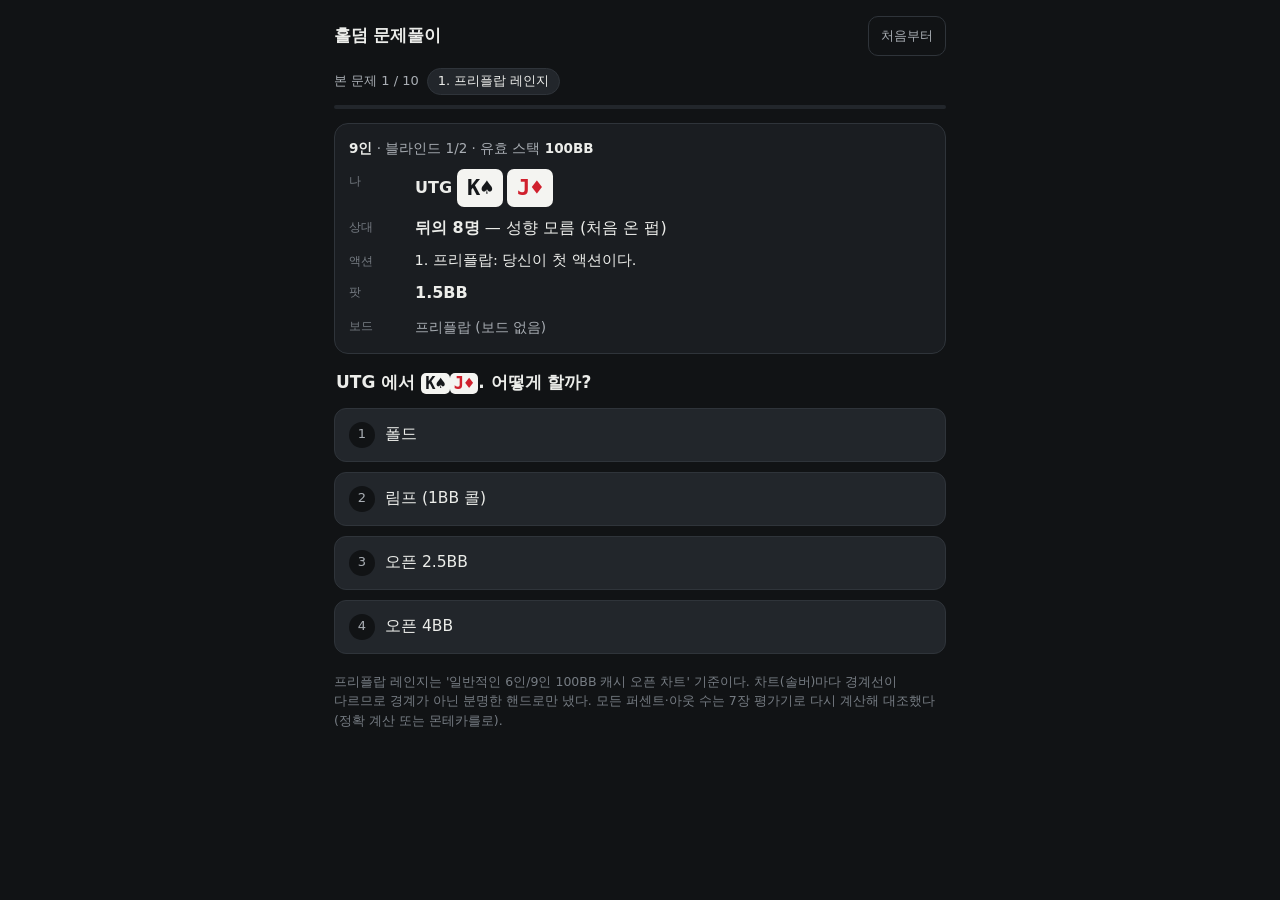
<file: holdem-quiz-2026-10-03-e8be3d/index.html>
<!doctype html>
<html lang="ko">
<head>
<meta charset="utf-8">
<meta name="viewport" content="width=device-width, initial-scale=1">
<meta name="color-scheme" content="dark">
<title>홀덤 문제풀이</title>
<style>
:root{
  --bg:#111315; --card:#1A1D21; --card2:#22262B; --ink:#ECEDEA; --ink2:#A9AEB4; --ink3:#767C83;
  --rule:#2F343A; --red:#FF6B70; --good:#4CC38A; --bad:#FF6B70; --warn:#E8C25A; --accent:#7FB3FF;
  --sans:system-ui,-apple-system,"Apple SD Gothic Neo","Malgun Gothic","Noto Sans KR",sans-serif;
  --mono:ui-monospace,"SF Mono",Menlo,Consolas,monospace;
}
*{box-sizing:border-box}
html,body{margin:0;background:var(--bg);color:var(--ink)}
body{font:400 16px/1.6 var(--sans);-webkit-font-smoothing:antialiased;word-break:keep-all;overflow-wrap:anywhere}
.wrap{max-width:640px;margin:0 auto;padding:16px 14px 72px}
header{display:flex;align-items:center;justify-content:space-between;gap:10px;margin-bottom:12px}
header h1{font-size:17px;margin:0;font-weight:700;letter-spacing:-.01em}
button{font:inherit;color:inherit;cursor:pointer;-webkit-tap-highlight-color:transparent}
.reset{background:transparent;border:1px solid var(--rule);color:var(--ink2);border-radius:10px;padding:8px 12px;font-size:13px;min-height:40px;flex:none}
.prog{display:flex;align-items:center;gap:8px;flex-wrap:wrap;font-size:13px;color:var(--ink2);margin-bottom:10px}
.tag{background:var(--card2);border:1px solid var(--rule);border-radius:999px;padding:2px 10px;color:var(--ink)}
.bar{height:4px;background:var(--card2);border-radius:4px;overflow:hidden;margin-bottom:14px}
.bar i{display:block;height:100%;background:var(--accent)}
.panel{background:var(--card);border:1px solid var(--rule);border-radius:14px;padding:14px}
.panel+.panel{margin-top:12px}
.game{font-size:13.5px;color:var(--ink2)}
.game b{color:var(--ink);font-weight:600}
dl.facts{margin:10px 0 0;display:grid;gap:8px}
dl.facts div{display:grid;grid-template-columns:56px 1fr;gap:10px;align-items:start}
dl.facts dt{font-size:12px;color:var(--ink3);padding-top:3px}
dl.facts dd{margin:0;min-width:0}
.vil{display:block}
.vil+.vil{margin-top:4px}
.act{margin:0;padding-left:18px;font-size:14.5px}
.act li+li{margin-top:3px}
.cards{display:inline-flex;flex-wrap:wrap;gap:4px;vertical-align:middle}
.c{display:inline-block;font:700 1em/1 var(--mono);padding:2px 4px;border-radius:5px;background:#F4F4F1;color:#16181B;white-space:nowrap}
.c.r{color:#D0202D}
.big .c{font-size:22px;padding:8px 8px;min-width:46px;text-align:center;border-radius:7px}
.street{display:inline-flex;gap:4px}
.street+.street{margin-left:8px}
.q{font-size:17px;font-weight:600;margin:16px 2px 12px;line-height:1.5}
.choices{display:grid;gap:10px}
.choice{display:flex;align-items:center;gap:10px;width:100%;text-align:left;background:var(--card2);border:1.5px solid var(--rule);border-radius:12px;padding:12px 14px;min-height:54px;font-size:15.5px}
.choice .k{flex:none;width:26px;height:26px;border-radius:50%;display:grid;place-items:center;background:var(--bg);font-size:13px;color:var(--ink2)}
.choice:not([disabled]):active{border-color:var(--accent)}
.choice[disabled]{cursor:default}
.choice.ok{border-color:var(--good);background:#1C2E25}
.choice.ok .k{background:var(--good);color:#0D1A13}
.choice.no{border-color:var(--bad);background:#2F1D1F}
.choice.no .k{background:var(--bad);color:#2A0D0F}
.choice.dim{opacity:.55}
.verdict{margin:16px 2px 8px;font-size:20px;font-weight:700}
.verdict.ok{color:var(--good)} .verdict.no{color:var(--bad)}
.split{border:1px solid var(--warn);color:var(--warn);border-radius:10px;padding:8px 12px;font-size:14px;margin:8px 0 4px}
.ex h3{font-size:13px;color:var(--ink3);margin:0 0 4px;font-weight:600;letter-spacing:.02em}
.ex p{margin:0;font-size:15px;color:var(--ink)}
.ex .calc{font-variant-numeric:tabular-nums}
.ex section+section{margin-top:14px;padding-top:12px;border-top:1px solid var(--rule)}
.next{display:block;width:100%;margin-top:16px;background:var(--accent);color:#0B1726;border:0;border-radius:12px;min-height:54px;font-size:16.5px;font-weight:700}
.note{font-size:12.5px;color:var(--ink3);margin-top:18px;line-height:1.55}
table.score{width:100%;border-collapse:collapse;font-size:15px}
table.score td{padding:9px 4px;border-bottom:1px solid var(--rule);vertical-align:middle}
table.score td.n{font:700 15px var(--mono);text-align:right;white-space:nowrap;width:52px}
.pips{display:inline-flex;gap:4px;vertical-align:middle}
.pips i{width:14px;height:14px;border-radius:4px;background:var(--card2);border:1px solid var(--rule)}
.pips i.on{background:var(--good);border-color:var(--good)}
.weak{margin:0;padding:0;list-style:none;display:grid;gap:10px}
.weak li{background:var(--card2);border-radius:10px;padding:10px 12px;font-size:14.5px}
.weak b{display:block;margin-bottom:2px}
.total{font-size:28px;font-weight:800;margin:4px 0 2px}
h2{font-size:18px;margin:0 0 10px}
</style>
</head>
<body>
<div class="wrap">
  <header>
    <h1>홀덤 문제풀이</h1>
    <button class="reset" id="reset" type="button">처음부터</button>
  </header>
  <main id="app"></main>
  <p class="note">프리플랍 레인지는 &#x27;일반적인 6인/9인 100BB 캐시 오픈 차트&#x27; 기준이다. 차트(솔버)마다 경계선이 다르므로 경계가 아닌 분명한 핸드로만 냈다. 모든 퍼센트·아웃 수는 7장 평가기로 다시 계산해 대조했다(정확 계산 또는 몬테카를로).</p>
</div>
<script>
// 채점·보충 문제 선택 — 순수 함수. build_quiz.py 가 이 파일을 «그대로» quiz.html 에 인라인하고,
// _quiztest.js 가 같은 파일을 require 해서 시험한다(시험한 코드 = 배포한 코드).

// 한 문제 채점: 허용 답 중 하나면 1점 (정답이 둘인 문제도 1점).
function isCorrect(q, pick) {
  return q.answers.indexOf(pick) !== -1;
}

// 영역별 점수와 만점. questions = 본 문제 목록, picks = {문제id: 고른 선택지 번호}
function areaScores(questions, picks) {
  const score = {}, full = {};
  for (const q of questions) {
    full[q.area] = (full[q.area] || 0) + 1;
    score[q.area] = (score[q.area] || 0) + (isCorrect(q, picks[q.id]) ? 1 : 0);
  }
  return { score, full };
}

// 약한 영역 순서: 점수 낮은 순, 동점이면 영역 번호 순. 만점 영역은 빠진다.
function weakAreas(sc) {
  return Object.keys(sc.full).map(Number)
    .filter(a => sc.score[a] < sc.full[a])
    .sort((a, b) => (sc.score[a] - sc.score[b]) || (a - b));
}

// 보충 n문제 고르기.
//  - 전부 만점이면: 풀에서 가장 어려운 n (level 높은 순으로 뽑아, 쉬운→어려운 순으로 낸다)
//  - 아니면: 영역을 (점수 낮은 순, 동점이면 영역 번호 순)으로 줄 세우고, 앞 영역부터 그 영역 문제를 level 순으로 채운다.
//    만점 영역도 줄 뒤쪽(영역 번호 순)에 남아 있어 약한 영역 문제가 n 보다 적으면 거기서 채운다.
function pickSupplement(sc, pool, n) {
  n = n || 5;
  const areas = Object.keys(sc.full).map(Number);
  const allPerfect = areas.every(a => sc.score[a] >= sc.full[a]);
  if (allPerfect) {
    return pool.slice().sort((a, b) => b.level - a.level).slice(0, n)
      .sort((a, b) => a.level - b.level).map(q => q.id);
  }
  const order = areas.slice().sort((a, b) => (sc.score[a] - sc.score[b]) || (a - b));
  const out = [];
  for (const a of order) {
    const qs = pool.filter(q => q.area === a).sort((x, y) => x.level - y.level);
    for (const q of qs) if (out.length < n) out.push(q.id);
  }
  return out;
}

if (typeof module !== "undefined") module.exports = { isCorrect, areaScores, weakAreas, pickSupplement };

</script>
<script>
const D = {"version": "c76475e6cb", "areas": {"1": {"name": "프리플랍 레인지", "tip": "앞 포지션일수록 좁게. 3벳은 &#x27;밸류 + 콜 받아도 플레이되는 블러프&#x27;, 콜은 포지션과 스택 깊이가 있을 때. 멀티웨이·OOP 에선 강한 패로 팟을 키운다."}, "2": {"name": "팟오즈와 에퀴티", "tip": "필요 승률 = 콜 ÷ (콜한 뒤 전체 팟). 4·2 법칙은 근사라 &#x27;더러운 아웃&#x27;은 깎는다. 멀티웨이 올인은 필요 승률보다 내 에퀴티가 더 많이 떨어질 수 있다."}, "3": {"name": "포스트플랍 기본기", "tip": "마른 보드는 작게 자주, 젖은 보드는 강한 패로 크게 아니면 포기. 턴 카드가 누구 레인지를 돕는지 먼저 본다. 멀티웨이 블러프는 모두가 접어야 성공한다."}, "4": {"name": "상대 읽기", "tip": "스테이션엔 밸류 크게·블러프 금지, 닛의 레이즈는 믿고 접고, LAG 에겐 더 넓게 잡는다. 표본이 적을 땐 읽기를 과신하지 않는다."}, "5": {"name": "GTO 개념", "tip": "블러프 몫 = B ÷ (P + 2B), 손익분기 폴드 = B ÷ (P + B), MDF = P ÷ (P + B). 균형 수치는 &#x27;상대를 모를 때&#x27;의 기준점이고, 상대를 알면 거기서 벗어난다."}}, "questions": [{"id": "M1", "set": "main", "area": 1, "level": 1, "game": "<b>9인<\/b> · 블라인드 1/2 · 유효 스택 <b>100BB<\/b>", "heroPos": "UTG", "heroCards": "<span class=\"c\">K♠<\/span><span class=\"c r\">J♦<\/span>", "heroNote": "", "villains": ["<b>뒤의 8명<\/b> — 성향 모름 (처음 온 펍)"], "action": ["프리플랍: 당신이 첫 액션이다."], "pot": "1.5BB", "board": "", "question": "UTG 에서 <span class=\"cards\"><span class=\"c\">K♠<\/span><\/span><span class=\"cards\"><span class=\"c r\">J♦<\/span><\/span>. 어떻게 할까?", "choices": ["폴드", "림프 (1BB 콜)", "오픈 2.5BB", "오픈 4BB"], "answers": [0], "ex": {"why": "9인 테이블의 UTG 는 뒤에 8명이 남아 있는 가장 불리한 자리다. 일반적인 9인 100BB 캐시 오픈 차트에서 UTG 의 오프수트 브로드웨이는 AK·AQ 정도(차트에 따라 AJ·KQ 까지)만 연다. KJo 는 어느 차트에서도 그 선 아래라 폴드가 기본이다.", "calc": "KJo 로 여기서 열었다가 콜·3벳을 받으면 자주 만나는 패가 KQ·AJ 처럼 '나를 도미네이트하는 패'다.<br>• KJo vs KQo 프리플랍 에퀴티: 26.2%<br>• KJo vs AJo 프리플랍 에퀴티: 26.4%<br>같은 그림 카드인데 키커 하나 차이로 네 번에 한 번꼴로만 이긴다.", "mistake": "그림 두 장이라 예뻐 보여서 연다. 림프로 '싸게 보자'도 실수다 — 라이브에선 림프가 멀티웨이를 부르고, 주도권 없이 도미네이트 당하는 패로 큰 팟을 만들기 쉽다. 오픈 사이즈를 키워도(4BB) 패의 약점은 그대로다.", "if_changes": "같은 KJo 라도 CO·BTN 에선 표준 오픈이다 — 이 문제의 답을 바꾸는 건 성향보다 포지션이다. 테이블 전체가 아주 타이트해서 오픈마다 다 접는다면 스틸 가치가 오르지만, UTG 에선 그래도 폴드가 무난하다. 림프와 콜이 많은 루즈한 펍이면 멀티웨이에서 도미네이트 당할 일이 많아져 폴드 이유가 더 커진다."}}, {"id": "M2", "set": "main", "area": 2, "level": 2, "game": "<b>6인<\/b> · 블라인드 1/2 · 유효 스택 <b>100BB<\/b>", "heroPos": "BB", "heroCards": "<span class=\"c r\">8♥<\/span><span class=\"c r\">7♥<\/span>", "heroNote": "", "villains": ["<b>BTN<\/b> — 레귤러 (보통)"], "action": ["프리플랍: BTN 오픈 2.5BB, SB 폴드, 당신(BB) 콜. 팟 5.5BB", "플랍 <span class=\"cards\"><span class=\"c r\">K♥<\/span><\/span><span class=\"cards\"><span class=\"c r\">Q♥<\/span><\/span><span class=\"cards\"><span class=\"c\">4♣<\/span><\/span>: 당신 체크, BTN 4BB, 당신 콜. 팟 13.5BB", "턴 <span class=\"cards\"><span class=\"c\">2♠<\/span><\/span>: 당신 체크, BTN 3BB 벳."], "pot": "16.5BB", "board": "<span class=\"street cards\"><span class=\"c r\">K♥<\/span><span class=\"c r\">Q♥<\/span><span class=\"c\">4♣<\/span><\/span><span class=\"street cards\"><span class=\"c\">2♠<\/span><\/span>", "question": "하트 플러시 드로우(넛은 아니다). BTN 의 작은 벳 3BB 에 어떻게 할까?", "choices": ["폴드", "콜", "레이즈 12BB"], "answers": [1], "ex": {"why": "벳이 작아서 팟오즈가 충분하다. 필요 승률 15.4% &lt; 리버 한 장에 플러시가 맞을 확률 19.6%. 임플라이드 오즈를 따지기 전에, 지금 팟만으로도 콜이 이익이다.", "calc": "① 필요 승률 = 콜 금액 ÷ 콜한 뒤 전체 팟 = 3 ÷ (13.5 + 3 + 3) = 15.4%<br>② 아웃: 남은 하트 9장 (상대가 <span class=\"cards\"><span class=\"c\">A♠<\/span><\/span><span class=\"cards\"><span class=\"c\">K♣<\/span><\/span> 같은 탑페어라면)<br>③ 리버 한 장 — 2의 법칙 근사: 아웃 × 2 = 18% / 정확값: 9 ÷ 46(내가 모르는 카드) = 19.6%<br>④ 상대 패가 정확히 <span class=\"cards\"><span class=\"c\">A♠<\/span><\/span><span class=\"cards\"><span class=\"c\">K♣<\/span><\/span> 라면 에퀴티는 20.5% (모르는 카드가 44장이라 조금 높다)<br>→ 19.6% &gt; 15.4% 이므로 콜.", "mistake": "'드로우는 무조건 콜' 또는 '드로우는 무조건 폴드' — 기준은 벳 크기다. 같은 자리에서 BTN 이 팟 크기(13.5BB)로 쳤다면 필요 승률이 33.3% 로 올라가 플러시 드로우 하나로는 모자란다. 레이즈도 좋지 않다: BTN 레인지엔 K 탑페어가 많아 잘 안 접고, 싸게 볼 수 있는 카드를 비싸게 만든다.", "if_changes": "상대가 콜링 스테이션이면 플러시가 맞았을 때 리버에 더 받아낼 수 있어(임플라이드 오즈) 더 큰 벳에도 콜 여지가 생긴다. 상대가 닛이라 하트가 깔리면 절대 돈을 안 넣는다면 그 여지가 사라진다. 그리고 <span class=\"cards\"><span class=\"c r\">4♥<\/span><\/span>·<span class=\"cards\"><span class=\"c r\">2♥<\/span><\/span> 처럼 보드를 페어로 만드는 하트는 상대가 셋이면 풀하우스를 줘서 아웃이 조금 '더럽다'. 상대가 <span class=\"cards\"><span class=\"c r\">A♥<\/span><\/span> 를 쥐고 있으면 내 플러시가 져서 더 깎인다."}}, {"id": "M3", "set": "main", "area": 3, "level": 3, "game": "<b>6인<\/b> · 블라인드 1/2 · 유효 스택 <b>100BB<\/b>", "heroPos": "BTN", "heroCards": "<span class=\"c\">A♠<\/span><span class=\"c r\">Q♦<\/span>", "heroNote": "", "villains": ["<b>BB<\/b> — 레귤러"], "action": ["프리플랍: 앞에서 폴드, 당신(BTN) 오픈 2.5BB, SB 폴드, BB 콜.", "플랍 <span class=\"cards\"><span class=\"c\">K♠<\/span><\/span><span class=\"cards\"><span class=\"c r\">7♦<\/span><\/span><span class=\"cards\"><span class=\"c\">2♣<\/span><\/span>: BB 체크."], "pot": "5.5BB", "board": "<span class=\"street cards\"><span class=\"c\">K♠<\/span><span class=\"c r\">7♦<\/span><span class=\"c\">2♣<\/span><\/span>", "question": "BB 가 체크했다. <span class=\"cards\"><span class=\"c\">A♠<\/span><\/span><span class=\"cards\"><span class=\"c r\">Q♦<\/span><\/span> 로 무엇을 할까?", "choices": ["체크", "c-bet 1/3 팟 (약 2BB)", "c-bet 3/4 팟 (약 4BB)", "오버벳 8BB"], "answers": [1], "ex": {"why": "K-7-2 레인보우는 가장 '마른' 보드다. 드로우가 거의 없고, K 가 들어간 강한 패(AK·KK 등)는 오픈한 쪽(BTN)에 더 많다. BB 는 3벳하지 않은 넓은 레인지로 콜했기 때문에 대부분 아무것도 안 맞았다. 이런 보드의 기본은 '작게, 자주' — 레인지 대부분으로 1/3 팟을 치고, AQ 도 그 안에 들어간다. 지금 BB 의 Q·J 하이를 이기고 있을 때도 있고, 턴에 A·Q 가 떨어지면 좋아진다.", "calc": "블러프가 바로 이익이 되는 폴드 빈도(손익분기) = 벳 ÷ (팟 + 벳)<br>• 1/3 팟 (약 2BB): 2 ÷ (5.5 + 2) = 26.7%<br>• 3/4 팟 (약 4BB): 4 ÷ (5.5 + 4) = 42.1%<br>아무것도 안 맞은 패는 작은 벳에도 접고, K 를 맞은 패는 큰 벳에도 콜한다 — 그러니 작게 쳐도 같은 결과를 더 싸게 얻는다.", "mistake": "마른 보드에서 크게(3/4·오버벳) 친다 — 위험만 커지고 접게 하는 패는 늘지 않는다. 체크는 아주 나쁜 선택은 아니다(균형 전략에서도 일부 섞는다). 하지만 이 보드의 기본값은 작은 c-bet 이라 이 문제에서는 오답으로 둔다.", "if_changes": "BB 가 콜링 스테이션(7x·2x·A 하이로도 끝까지 따라옴)이면 AQ 같은 공기 패의 블러프 가치가 떨어진다 → 체크하고 쇼다운을 노리는 쪽이 낫다. BB 가 닛(c-bet 에 잘 접음)이면 무조건 작게 친다. BB 가 체크-레이즈를 자주 하는 공격형이면 작게 치되 레이즈엔 접는 계획을 미리 세운다."}}, {"id": "M4", "set": "main", "area": 4, "level": 4, "game": "<b>9인<\/b> · 블라인드 1/2 · 유효 스택 <b>100BB<\/b>", "heroPos": "CO", "heroCards": "<span class=\"c\">A♠<\/span><span class=\"c r\">K♦<\/span>", "heroNote": "", "villains": ["<b>BB<\/b> — 루즈-패시브 (콜링 스테이션) — 레이즈는 거의 안 하고, 원페어면 끝까지 콜. 블러프는 거의 없다"], "action": ["프리플랍: 앞에서 폴드, 당신(CO) 오픈 3BB, BTN·SB 폴드, BB 콜. 팟 6.5BB", "플랍 <span class=\"cards\"><span class=\"c r\">K♥<\/span><\/span><span class=\"cards\"><span class=\"c\">8♣<\/span><\/span><span class=\"cards\"><span class=\"c r\">3♦<\/span><\/span>: BB 체크, 당신 4BB, BB 콜. 팟 14.5BB", "턴 <span class=\"cards\"><span class=\"c\">5♠<\/span><\/span>: BB 체크, 당신 10BB, BB 콜. 팟 34.5BB", "리버 <span class=\"cards\"><span class=\"c\">2♣<\/span><\/span>: BB 체크."], "pot": "34.5BB", "board": "<span class=\"street cards\"><span class=\"c r\">K♥<\/span><span class=\"c\">8♣<\/span><span class=\"c r\">3♦<\/span><\/span><span class=\"street cards\"><span class=\"c\">5♠<\/span><\/span><span class=\"street cards\"><span class=\"c\">2♣<\/span><\/span>", "question": "탑페어 탑키커. 리버에서 어떻게 할까?", "choices": ["체크", "1/3 팟 벳 (11.5BB)", "3/4 팟 벳 (25.9BB)", "올인 (83BB)"], "answers": [2], "ex": {"why": "콜링 스테이션 상대의 두 원칙: ① 밸류는 크게, 얇게 ② 블러프는 하지 않는다. 이 상대는 K 약한 키커·8x·작은 페어로도 리버까지 따라오는 사람이고, 탑페어 탑키커는 그 패들을 다 이긴다. 체크하면 상대는 블러프를 거의 안 하니 공짜 쇼다운이 될 뿐이다 — 받을 수 있는 돈을 버리는 것이다.", "calc": "3/4 팟 = 34.5 × 3/4 = 25.9BB / 1/3 팟 = 11.5BB<br>스테이션이 두 사이즈 모두 비슷하게 콜한다면, 콜될 때 버는 돈이 큰 쪽이 낫다. 질 때(투페어 K8, 스트레이트 A4·64 를 만났을 때) 잃는 돈도 커지지만, 스테이션의 콜 범위는 대부분 내가 이기는 원페어다.", "mistake": "'이 사람은 다 콜하니까 무섭다'며 체크하거나 1/3 로 작게 친다 — 스테이션은 사이즈를 보고 접지 않는 경우가 많아 작게 칠 이유가 적다. 올인은 다르다: 스테이션이라도 남은 스택 전부를 걸면 콜 범위가 좁아질 수 있다. '얼마나 큰 벳까지 원페어로 콜하는지'는 그 사람에게서 직접 본 만큼만 믿어라.", "if_changes": "⚠ 표본 주의: 이 사람이 스테이션이라는 판단이 쇼다운 한두 번에서 나왔다면 과신하지 마라. 라이브는 한 시간에 수십 판이라 몇 시간을 쳐도 표본이 작다. 확신이 없으면 1/2 팟 정도로 줄이는 것도 방법이다.<br>상대가 타이트-어그레시브(체크-레이즈를 섞는 레귤러)면 1/2 팟 정도로 치고 레이즈를 받으면 접는 계획. 상대가 닛이면 리버 콜 범위가 좁아 1/3 팟의 얇은 밸류나 체크."}}, {"id": "M5", "set": "main", "area": 5, "level": 5, "game": "<b>6인<\/b> · 블라인드 1/2 · 유효 스택 <b>100BB<\/b>", "heroPos": "BTN", "heroCards": "", "heroNote": "레인지 질문 — 이 리버에서 벳할 패: 넛급 밸류 10콤보 + 블러프 후보(놓친 드로우) 여럿", "villains": ["<b>BB<\/b> — 생각하는 레귤러 — 내 블러프 비율을 읽으려 한다"], "action": ["프리플랍: 앞에서 폴드, 당신(BTN) 오픈 2.5BB, SB 폴드, BB 콜. 팟 5.5BB", "플랍 <span class=\"cards\"><span class=\"c\">Q♠<\/span><\/span><span class=\"cards\"><span class=\"c r\">9♦<\/span><\/span><span class=\"cards\"><span class=\"c\">4♣<\/span><\/span>: BB 체크, 당신 2BB, BB 콜. 팟 9.5BB", "턴 <span class=\"cards\"><span class=\"c\">7♠<\/span><\/span>: BB 체크, 당신 5BB, BB 콜. 팟 19.5BB", "리버 <span class=\"cards\"><span class=\"c r\">2♥<\/span><\/span>: BB 체크. 당신은 팟 사이즈(19.5BB)로 벳하려 한다."], "pot": "19.5BB", "board": "<span class=\"street cards\"><span class=\"c\">Q♠<\/span><span class=\"c r\">9♦<\/span><span class=\"c\">4♣<\/span><\/span><span class=\"street cards\"><span class=\"c\">7♠<\/span><\/span><span class=\"street cards\"><span class=\"c r\">2♥<\/span><\/span>", "question": "팟 사이즈 벳 레인지가 균형이 맞으려면, 밸류 10콤보에 블러프를 몇 콤보 섞어야 할까?", "choices": ["0콤보", "5콤보", "10콤보", "20콤보"], "answers": [1], "ex": {"why": "벳 레인지가 균형이면 상대는 콜해도 접어도 기대값이 같다 — 내 패를 읽어서 이득을 볼 방법이 없다. 팟 사이즈 벳의 균형점은 '벳 레인지의 1/3 이 블러프'다. 밸류 10 이면 블러프 5, 합쳐 15 중 5 = 1/3.", "calc": "P = 팟, B = 벳<br>① 상대가 콜할 때 필요 승률 = B ÷ (P + 2B) = 19.5 ÷ 58.5 = 33.3%<br>② 내 벳 레인지 중 블러프 몫이 B ÷ (P + 2B) = 33.3% 이면 상대의 콜과 폴드가 손익이 같다<br>③ 블러프 콤보 = 밸류 콤보 × B ÷ (P + B) = 10 × 19.5 ÷ 39 = 5<br>④ 상대 쪽에서 본 MDF(최소 방어 빈도) = P ÷ (P + B) = 50%", "mistake": "'밸런스 = 반반'이라 생각해 블러프 10콤보 — 팟 사이즈 벳에선 블러프가 너무 많다(상대는 콜만 해도 이긴다). 블러프 0 도 실수다 — 생각하는 상대는 '이 사람 리버 벳은 늘 넛'을 알아채고 다 접는다.", "if_changes": "균형 수치(5콤보)는 '상대를 모를 때'의 기준점이다. 상대가 콜링 스테이션이면 블러프 0 이 정답(익스플로잇) — 어차피 콜하니 블러프는 돈을 버린다. 상대가 닛(너무 많이 접음)이면 블러프를 5콤보보다 늘린다."}}, {"id": "M6", "set": "main", "area": 1, "level": 6, "game": "<b>6인<\/b> · 블라인드 1/2 · 유효 스택 <b>100BB<\/b>", "heroPos": "BTN", "heroCards": "<span class=\"c\">A♠<\/span><span class=\"c\">5♠<\/span>", "heroNote": "", "villains": ["<b>CO<\/b> — 타이트-어그레시브 레귤러"], "action": ["프리플랍: 앞에서 폴드, CO 오픈 2.5BB, 당신(BTN) 차례."], "pot": "4BB", "board": "", "question": "CO 오픈에 <span class=\"cards\"><span class=\"c\">A♠<\/span><\/span><span class=\"cards\"><span class=\"c\">5♠<\/span><\/span>. 어떻게 할까?", "choices": ["폴드", "콜", "3벳 8BB", "올인 100BB"], "answers": [1, 2], "ex": {"why": "정답이 하나가 아니다. 3벳과 콜 모두 근거가 있다.<br>• 3벳: <span class=\"cards\"><span class=\"c\">A♠<\/span><\/span> 가 상대의 AA·AK 조합을 줄인다(블로커). 접게 만들면 팟을 바로 가져가고, 콜을 받아도 수딧 + 휠(A-2-3-4-5) 가능성으로 플레이가 된다. 일반적인 6인 100BB 차트에서 BTN 이 CO 오픈에 3벳 블러프로 자주 쓰는 패다.<br>• 콜: 포지션이 있고 100BB 로 깊어서 플랍을 보고 판단할 수 있다. 라이브에선 3벳에 잘 안 접는 사람이 많아 블러프 3벳의 가치가 떨어진다.<br>폴드는 이 자리·이 패로는 너무 타이트하고, 100BB 올인은 과하다(약한 패는 다 접고 강한 패만 콜한다).", "calc": "블로커 효과 (조합 수):<br>• AA: 원래 6조합 → 내가 A 를 하나 쥐면 3조합<br>• AK: 원래 16조합 → 12조합<br>3벳 사이즈: 인포지션이면 오픈의 약 3배 → 2.5 × 3 = 7.5BB, 반올림해 8BB.<br>순수 블러프로만 보면 8BB 를 걸어 지금 팟 4BB 을 가져가려면 상대가 8 ÷ (4 + 8) = 66.7% 이상 접어야 한다 — 그래서 3벳 블러프는 '콜 받아도 플레이가 되는 패'로 한다.", "mistake": "'에이스니까' 올인. 또는 콜한 뒤 A 페어만 맞으면 끝까지 간다 — A 약한 키커는 AK·AQ 에 도미네이트 당하기 쉽다. 폴드도 실수다: BTN 에서 CO 오픈을 상대로 A5s 는 버리기엔 가치가 크다.", "if_changes": "CO 가 3벳에 거의 안 접는 루즈한 사람이면 → 콜 (블러프 3벳의 의미가 사라진다). CO 가 3벳에 너무 많이 접는 타이트한 사람이면 → 3벳. 블라인드에 스퀴즈(콜이 들어간 팟에 3벳)를 자주 하는 공격적인 사람이 있으면 → 콜했다가 스퀴즈 당해 버려야 하는 일이 잦으니 3벳 쪽."}}, {"id": "M7", "set": "main", "area": 2, "level": 7, "game": "<b>6인<\/b> · 블라인드 1/2 · 유효 스택 <b>40BB<\/b>", "heroPos": "BTN", "heroCards": "<span class=\"c r\">J♥<\/span><span class=\"c r\">10♥<\/span>", "heroNote": "", "villains": ["<b>BB<\/b> — 루즈-어그레시브 — 드로우·탑페어로도 올인을 친다"], "action": ["프리플랍: 앞에서 폴드, 당신(BTN) 오픈 2.5BB, SB 폴드, BB 콜. 팟 5.5BB", "플랍 <span class=\"cards\"><span class=\"c r\">9♥<\/span><\/span><span class=\"cards\"><span class=\"c r\">8♥<\/span><\/span><span class=\"cards\"><span class=\"c\">2♣<\/span><\/span>: BB 체크, 당신 3BB, BB 체크-레이즈 올인 (총 37.5BB)."], "pot": "46BB", "board": "<span class=\"street cards\"><span class=\"c r\">9♥<\/span><span class=\"c r\">8♥<\/span><span class=\"c\">2♣<\/span><\/span>", "question": "오픈엔디드 스트레이트 + 플러시 드로우. 콜하려면 34.5BB 를 더 내야 한다. 무엇을, 왜?", "choices": ["폴드 — 아직 아무것도 안 맞았다", "폴드 — 셋을 만나면 손해다", "콜 — 아웃 15장 × 4 = 60 이니 크게 유리하다", "콜 — 상대 레인지 대부분에 앞서고, 셋을 만나도 손해가 작다"], "answers": [3], "ex": {"why": "필요 승률은 42.9%. 이 상대(LAG)의 올인 레인지 — 오버페어·탑페어·투페어·셋·다른 드로우 — 대부분에 내가 앞서고, 가장 나쁜 경우인 셋에도 42.1% 로 필요 승률과 거의 같다. 그래서 콜. 행동은 같아도 이유가 중요하다 — 3번 선택지의 계산은 틀렸다.", "calc": "① 필요 승률 = 34.5 ÷ (46 + 34.5) = 42.9%<br>② 아웃: 하트 9장 + 하트 아닌 Q·7 6장 = 15장 (상대가 <span class=\"cards\"><span class=\"c\">A♠<\/span><\/span><span class=\"cards\"><span class=\"c r\">A♦<\/span><\/span> 라면)<br>③ 4의 법칙 근사: 15 × 4 = 60% / 정확값(상대 패를 모를 때, 두 장): 54.1%<br>④ 실제 상대 패별 에퀴티 (플랍 올인, 정확 계산):<br>• vs 오버페어 <span class=\"cards\"><span class=\"c\">A♠<\/span><\/span><span class=\"cards\"><span class=\"c r\">A♦<\/span><\/span>: 56.3%<br>• vs 탑페어 <span class=\"cards\"><span class=\"c\">A♠<\/span><\/span><span class=\"cards\"><span class=\"c\">9♠<\/span><\/span>: 68.9%<br>• vs 투페어 <span class=\"cards\"><span class=\"c\">9♠<\/span><\/span><span class=\"cards\"><span class=\"c\">8♣<\/span><\/span>: 53.3%<br>• vs 셋 <span class=\"cards\"><span class=\"c\">9♠<\/span><\/span><span class=\"cards\"><span class=\"c\">9♣<\/span><\/span>: 42.1%", "mistake": "4의 법칙을 그대로 믿는다 — 근사는 '깨끗한 아웃'에서만 맞는다. 셋 상대로는 보드가 페어가 되면 상대가 풀하우스가 돼 내 아웃이 더러워지고, 그래서 60% 가 아니라 42.1% 까지 떨어진다. 반대로 '아무것도 안 맞았으니 폴드'도 실수다 — 드로우도 에퀴티다.", "if_changes": "상대가 닛이라 이 체크-레이즈 올인이 거의 셋·투페어뿐이면 → 에퀴티가 필요 승률 근처라 폴드도 큰 실수가 아니다. 스택이 100BB 였다면 콜 금액이 커져 필요 승률이 47.1% 로 올라간다 → 셋 상대로는 분명한 손해라, 상대 레인지에 셋이 많을수록 폴드 쪽이 된다."}}, {"id": "M8", "set": "main", "area": 3, "level": 8, "game": "<b>6인<\/b> · 블라인드 1/2 · 유효 스택 <b>100BB<\/b>", "heroPos": "CO", "heroCards": "<span class=\"c r\">A♦<\/span><span class=\"c r\">Q♦<\/span>", "heroNote": "", "villains": ["<b>BB<\/b> — 레귤러"], "action": ["프리플랍: 앞에서 폴드, 당신(CO) 오픈 2.5BB, BTN·SB 폴드, BB 콜. 팟 5.5BB", "플랍 <span class=\"cards\"><span class=\"c\">10♠<\/span><\/span><span class=\"cards\"><span class=\"c\">8♠<\/span><\/span><span class=\"cards\"><span class=\"c r\">4♥<\/span><\/span>: BB 체크, 당신 2BB, BB 콜. 팟 9.5BB", "턴 <span class=\"cards\"><span class=\"c\">7♠<\/span><\/span>: BB 체크."], "pot": "9.5BB", "board": "<span class=\"street cards\"><span class=\"c\">10♠<\/span><span class=\"c\">8♠<\/span><span class=\"c r\">4♥<\/span><\/span><span class=\"street cards\"><span class=\"c\">7♠<\/span><\/span>", "question": "플랍 c-bet 은 콜을 받았다. 턴 <span class=\"cards\"><span class=\"c\">7♠<\/span><\/span>. <span class=\"cards\"><span class=\"c r\">A♦<\/span><\/span><span class=\"cards\"><span class=\"c r\">Q♦<\/span><\/span> 로 무엇을 할까?", "choices": ["체크 (포기하고 공짜 리버)", "벳 1/2 팟 (약 5BB)", "벳 팟 (9.5BB)"], "answers": [0], "ex": {"why": "턴 <span class=\"cards\"><span class=\"c\">7♠<\/span><\/span> 는 BB 의 콜 레인지를 크게 돕는다. 스페이드 세 장(플러시), 스트레이트(J9·96·65), 투페어가 한꺼번에 생겼다. BB 가 플랍에 콜한 패 — 8x·약한 T·스페이드 드로우·스트레이트 드로우 — 중 상당수가 지금 완성됐거나 쉽게 접지 않는 패가 됐다. 내 <span class=\"cards\"><span class=\"c r\">A♦<\/span><\/span><span class=\"cards\"><span class=\"c r\">Q♦<\/span><\/span> 는 지금 아무것도 아니고, A·Q 가 떨어져도 이긴다는 보장이 없다. 벳으로 접게 할 패는 줄었고 콜·레이즈할 패는 늘었다 → 포기.", "calc": "턴 블러프가 바로 이익이려면 필요한 폴드 빈도 = 벳 ÷ (팟 + 벳)<br>• 1/2 팟 (약 5BB): 5 ÷ (9.5 + 5) = 34.5%<br>• 팟 (9.5BB): 9.5 ÷ 19 = 50%<br>이 턴 카드에서 BB 가 그만큼 접어 줄 근거가 없다.", "mistake": "'플랍에 쳤으니 턴도 친다'(자동 더블 배럴). 배럴은 '턴 카드가 누구 편인가'를 보고 정한다. 내 레인지를 돕는 카드(예: A·K)면 배럴, 상대 레인지를 돕는 카드면 포기.", "if_changes": "내가 <span class=\"cards\"><span class=\"c\">A♠<\/span><\/span> 를 들고 있었다면(넛 플러시 드로우 + 상대 넛 플러시를 막는 블로커) 세미블러프 벳이 가능한 선택이 된다. BB 가 닛이라 이런 턴에 원페어를 잘 접는다면 벳도 고려할 만하다. BB 가 스테이션이면 더더욱 포기."}}, {"id": "M9", "set": "main", "area": 4, "level": 9, "game": "<b>9인<\/b> · 블라인드 1/2 · 유효 스택 <b>100BB<\/b>", "heroPos": "BTN", "heroCards": "<span class=\"c\">K♠<\/span><span class=\"c r\">K♦<\/span>", "heroNote": "", "villains": ["<b>BB<\/b> — 닛 — 몇 달째 매주 같이 치는 지인. 그동안 리버 레이즈는 넛급일 때만 봤다"], "action": ["프리플랍: 앞에서 폴드, 당신(BTN) 오픈 3BB, SB 폴드, BB 콜. 팟 6.5BB", "플랍 <span class=\"cards\"><span class=\"c r\">Q♥<\/span><\/span><span class=\"cards\"><span class=\"c\">9♣<\/span><\/span><span class=\"cards\"><span class=\"c r\">5♦<\/span><\/span>: BB 체크, 당신 4BB, BB 콜. 팟 14.5BB", "턴 <span class=\"cards\"><span class=\"c\">4♠<\/span><\/span>: BB 체크, 당신 8BB, BB 콜. 팟 30.5BB", "리버 <span class=\"cards\"><span class=\"c r\">2♥<\/span><\/span>: BB 체크, 당신 20BB 벳, BB 체크-레이즈 → 총 60BB."], "pot": "110.5BB", "board": "<span class=\"street cards\"><span class=\"c r\">Q♥<\/span><span class=\"c\">9♣<\/span><span class=\"c r\">5♦<\/span><\/span><span class=\"street cards\"><span class=\"c\">4♠<\/span><\/span><span class=\"street cards\"><span class=\"c r\">2♥<\/span><\/span>", "question": "오버페어 KK. 콜하려면 40BB 를 더 내야 한다. 어떻게 할까?", "choices": ["폴드", "콜 (40BB)", "리레이즈 올인 (총 85BB)"], "answers": [0], "ex": {"why": "MDF 같은 '방어 기준'은 상대가 블러프를 균형 있게 섞는다는 전제의 기준이다. 이 상대는 몇 달의 큰 표본에서 리버 레이즈 블러프를 한 번도 보여 주지 않았다. 콜이 이익이려면 이 레이즈의 26.6% 이상이 블러프여야 하는데, 닛의 리버 체크-레이즈가 그만큼 블러프일 근거가 없다. 그의 레이즈 레인지(셋 QQ·99·55·44·22, 투페어 Q9, 휠 A3, 스트레이트 63)에 KK 는 전부 진다 → 익스플로잇 폴드.", "calc": "필요 승률 = 40 ÷ (110.5 + 40) = 26.6%<br>즉 '이 레이즈 네 번 중 한 번 이상이 블러프면 콜이 이득'. 닛의 리버 체크-레이즈가 그 정도로 블러프라고 볼 근거가 있나? 이 문제에서는 없다.", "mistake": "'오버페어 KK 를 어떻게 접나' — 패의 이름이 아니라 상대 레인지에 대해 얼마나 이기는지가 기준이다. MDF 만 보고 기계적으로 콜하는 것도 실수다 — MDF 는 균형 잡힌 상대를 전제로 한다.", "if_changes": "⚠ 표본 주의: 처음 보는 사람이거나 몇 판 본 게 전부라면 '닛 같다'는 인상을 과신하지 마라. 그땐 콜이 합리적일 수 있다. 상대가 루즈-어그레시브(블러프가 잦음)라면 → 콜. 상대가 콜링 스테이션이면 원래 레이즈를 거의 안 하는 사람이므로 이 레이즈도 넛 쪽 → 폴드."}}, {"id": "M10", "set": "main", "area": 5, "level": 10, "game": "<b>6인<\/b> · 블라인드 1/2 · 유효 스택 <b>30BB<\/b>", "heroPos": "BTN", "heroCards": "<span class=\"c r\">9♥<\/span><span class=\"c r\">8♥<\/span>", "heroNote": "", "villains": ["<b>BB<\/b> — 처음 보는 사람 — 정보 없음"], "action": ["프리플랍: 앞에서 폴드, 당신(BTN) 오픈 2.5BB, SB 폴드, BB 콜. 팟 5.5BB", "플랍 <span class=\"cards\"><span class=\"c r\">J♥<\/span><\/span><span class=\"cards\"><span class=\"c r\">6♥<\/span><\/span><span class=\"cards\"><span class=\"c\">3♣<\/span><\/span>: BB 체크, 당신 4BB, BB 콜. 팟 13.5BB", "턴 <span class=\"cards\"><span class=\"c\">2♠<\/span><\/span>: BB 체크. 당신 남은 스택 23.5BB."], "pot": "13.5BB", "board": "<span class=\"street cards\"><span class=\"c r\">J♥<\/span><span class=\"c r\">6♥<\/span><span class=\"c\">3♣<\/span><\/span><span class=\"street cards\"><span class=\"c\">2♠<\/span><\/span>", "question": "플러시 드로우. 체크해서 공짜로 리버를 볼까, 남은 23.5BB 를 올인(세미블러프)할까?", "choices": ["체크 (공짜 리버)", "올인 23.5BB (세미블러프)", "벳 1/3 팟 (약 4.5BB)"], "answers": [0, 1], "ex": {"why": "정답이 하나가 아니다 — 갈림길은 '상대가 올인에 얼마나 접는가'다. 아래 계산대로 올인은 상대가 56.8% 이상 접을 때 체크보다 낫다. 처음 보는 상대라 이 빈도를 모른다 → 둘 다 근거 있는 선택이다.<br>• 올인 근거: 상대가 약한 J·6x·작은 페어를 들고 있으면 꽤 접을 수 있다. 접으면 팟을 바로 가져가고, 콜을 받아도 19.6% 정도의 에퀴티가 남는다.<br>• 체크 근거: 공짜로 리버를 보고, 맞으면 리버에 벳해서 받아낼 수 있다. 상대가 잘 안 접는 사람이면 올인은 돈을 버린다.<br>1/3 팟 벳은 어정쩡하다: 접게 하는 힘은 약하고, 상대가 올인으로 받아치면 드로우를 버려야 한다.", "calc": "P = 지금 팟 13.5BB, S = 올인 금액 23.5BB, e = 콜 받았을 때 내 승률(리버 한 장, 9 ÷ 46) = 19.6% (2의 법칙 근사 18%), f = 상대가 접는 빈도<br>① 순수 블러프라면 필요한 폴드 빈도 = S ÷ (P + S) = 63.5%<br>② 콜 받았을 때 내 손익 = e × (P + 2S) − S = -11.7BB<br>③ 올인의 기대값 = f × P + (1 − f) × (-11.7BB) → 0 이 되는 f = 46.3%. 에퀴티 덕분에 순수 블러프(63.5%)보다 덜 접어 줘도 된다<br>④ 체크의 기대값 ≈ e × P = 2.6BB (리버 베팅은 무시한 근사)<br>⑤ 올인이 체크보다 나아지는 f = 56.8%<br>상대가 <span class=\"cards\"><span class=\"c\">A♠<\/span><\/span><span class=\"cards\"><span class=\"c\">J♠<\/span><\/span> 라면 정확한 에퀴티는 20.5%.", "mistake": "'드로우니까 무조건 올인' 또는 '드로우는 체크해서 공짜로'를 습관처럼 고른다 — 둘을 가르는 건 상대의 폴드 빈도이고, 그건 상대를 봐야 안다. 세미블러프 계산에서 콜 받았을 때의 에퀴티를 0 으로 놓으면 올인을 과소평가하고, '맞으면 이긴다'만 보고 폴드 빈도를 무시하면 과대평가한다.", "if_changes": "상대가 닛(원페어로 큰 벳에 잘 접음)이면 → 올인. 상대가 콜링 스테이션이면 → 체크 (접지 않는 사람에게 세미블러프는 불리한 에퀴티 싸움일 뿐이다). 스택이 깊어 올인 금액이 팟보다 훨씬 크면 콜 받았을 때의 손해가 커져 필요한 폴드 빈도가 올라간다."}}, {"id": "S1", "set": "supp", "area": 1, "level": 11, "game": "<b>9인<\/b> · 블라인드 1/2 · 유효 스택 <b>150BB<\/b>", "heroPos": "BTN", "heroCards": "<span class=\"c\">6♠<\/span><span class=\"c r\">6♦<\/span>", "heroNote": "", "villains": ["<b>UTG<\/b> — 타이트 — 강한 패로만 오픈", "<b>UTG+1<\/b> — 루즈-패시브 — 콜이 많다"], "action": ["프리플랍: UTG 오픈 3BB, UTG+1 콜, 나머지 폴드, 당신(BTN) 차례."], "pot": "7.5BB", "board": "", "question": "멀티웨이, 150BB. <span class=\"cards\"><span class=\"c\">6♠<\/span><\/span><span class=\"cards\"><span class=\"c r\">6♦<\/span><\/span> 로 어떻게 할까?", "choices": ["폴드", "콜", "3벳 12BB", "올인 150BB"], "answers": [1], "ex": {"why": "작은 포켓 페어의 가치는 대부분 '셋'에서 나온다(셋 마이닝). 셋 마이닝이 좋아지는 조건이 다 갖춰졌다: ① 스택이 깊다(150BB) ② 포지션이 있다(BTN) ③ 타이트한 UTG 는 오버페어처럼 셋이 맞았을 때 큰 돈을 내줄 패를 자주 들고 있다. 멀티웨이라 팟도 이미 크다. 3벳은 66 을 블러프로 쓰는 셈인데, UTG 의 강한 레인지 + 콜러가 있는 상황엔 맞지 않는다.", "calc": "① 플랍에 셋 이상이 맞을 확률 = 1 − C(48,3) ÷ C(50,3) = 11.8% (약 7.5 : 1)<br>② 셋이 맞으면 이긴다고 단순화하면, 콜 3BB 가 본전이려면 셋이 맞았을 때 지금 팟 말고 추가로 15BB 이상 받아야 한다: 3 × (1 − p) ÷ p − 7.5<br>③ 남은 스택은 콜 금액의 49배 — 흔히 쓰는 기준('스택이 콜 금액의 15~20배 이상')을 넉넉히 넘는다.", "mistake": "'작은 페어는 약하다'며 폴드 — 깊은 스택의 셋 마이닝은 표준이다. 진짜 실수는 그다음에 나온다: 셋이 안 맞았는데 오버카드 깔린 보드에서 66 으로 버티는 것. 이 콜은 '안 맞으면 미련 없이 접는다'가 전제다.", "if_changes": "스택이 30BB 정도로 얕으면 셋이 맞아도 더 받을 돈이 부족 → 폴드 쪽. UTG 가 닛이라 AA·KK 비중이 높으면 셋이 맞았을 때 크게 받으니 콜 가치가 오른다. 뒤 블라인드에 스퀴즈를 자주 하는 공격적인 사람이 있으면 콜했다가 버려야 하는 일이 잦아 가치가 떨어진다."}}, {"id": "S2", "set": "supp", "area": 1, "level": 12, "game": "<b>6인<\/b> · 블라인드 1/2 · 유효 스택 <b>100BB<\/b>", "heroPos": "SB", "heroCards": "<span class=\"c\">Q♠<\/span><span class=\"c r\">Q♦<\/span>", "heroNote": "", "villains": ["<b>CO<\/b> — 레귤러", "<b>BTN<\/b> — 루즈-패시브 — 콜이 많다"], "action": ["프리플랍: 앞에서 폴드, CO 오픈 2.5BB, BTN 콜, 당신(SB) 차례. BB 는 뒤에 있다."], "pot": "6.5BB", "board": "", "question": "오픈 + 콜이 들어온 팟. SB 에서 <span class=\"cards\"><span class=\"c\">Q♠<\/span><\/span><span class=\"cards\"><span class=\"c r\">Q♦<\/span><\/span>. 어떻게 할까?", "choices": ["콜", "3벳 7.5BB", "3벳 12.5BB", "올인 100BB"], "answers": [2], "ex": {"why": "QQ 는 이 상황에서 레인지 맨 위쪽이다. 콜하면 BB 까지 싸게 들어와 서너 명이, 그것도 내가 포지션이 없는 채로 플랍을 본다 — A·K 가 깔리면 QQ 는 곤란해진다. 스퀴즈(오픈 + 콜이 있는 팟에 3벳)로 팟을 키우고, 헤즈업으로 좁히고, 주도권을 잡는다. 루즈-패시브 콜러는 약한 패로 따라와 줄 수 있어 밸류도 크다.", "calc": "흔히 쓰는 3벳 사이즈 기준: 포지션이 없으면 오픈의 약 4배, 콜러 한 명마다 오픈 1배를 더한다.<br>2.5 × 4 + 2.5 = 12.5BB<br>7.5BB(3배)는 두 상대 모두 좋은 가격에 따라오게 만든다.", "mistake": "콜로 숨겨서 함정을 판다 — 멀티웨이 + 포지션 불리에서 QQ 가 가장 다루기 어려워진다. 작게 3벳(7.5BB) — 두 명이 모두 싸게 따라온다. 100BB 올인 — 나를 이기는 패(KK·AA)와 비슷한 패(AK)만 콜하고 나머지는 다 접는다.", "if_changes": "CO 와 BTN 이 둘 다 닛이면, 스퀴즈에 4벳이 돌아올 때 KK 이상인 경우가 많다 — 그때 QQ 를 접는 것도 검토 대상이 된다. 콜러가 스테이션이면 사이즈를 조금 더 키워도 따라온다."}}, {"id": "S3", "set": "supp", "area": 2, "level": 13, "game": "<b>9인<\/b> · 블라인드 1/2 · 유효 스택 <b>150BB<\/b>", "heroPos": "BTN", "heroCards": "<span class=\"c\">A♣<\/span><span class=\"c\">5♣<\/span>", "heroNote": "", "villains": ["<b>UTG+1<\/b> — 타이트-어그레시브", "<b>CO<\/b> — 루즈-패시브 (콜링 스테이션)"], "action": ["프리플랍: UTG+1 오픈 3BB, CO 콜, 당신(BTN) 콜, 블라인드 폴드. 팟 10.5BB", "플랍 <span class=\"cards\"><span class=\"c\">K♣<\/span><\/span><span class=\"cards\"><span class=\"c r\">9♦<\/span><\/span><span class=\"cards\"><span class=\"c\">4♣<\/span><\/span>: UTG+1 5BB, CO 콜, 당신 콜. 팟 25.5BB", "턴 <span class=\"cards\"><span class=\"c r\">7♥<\/span><\/span>: UTG+1 15BB, CO 콜. 당신 차례 (뒤에 아무도 없다)."], "pot": "55.5BB", "board": "<span class=\"street cards\"><span class=\"c\">K♣<\/span><span class=\"c r\">9♦<\/span><span class=\"c\">4♣<\/span><\/span><span class=\"street cards\"><span class=\"c r\">7♥<\/span><\/span>", "question": "넛 플러시 드로우, 멀티웨이, 깊은 스택. 15BB 를 콜할까?", "choices": ["폴드", "콜", "올인 (남은 142BB)"], "answers": [1], "ex": {"why": "지금 팟만 보면 조금 모자라지만(필요 21.3% vs 내 승률 19.6%), 넛 플러시가 맞았을 때 깊은 스택의 두 상대(특히 콜링 스테이션)에게서 더 받을 돈이 충분하다 — 임플라이드 오즈로 콜. 넛이라 플러시끼리 져서 크게 잃는 위험(역임플라이드)도 없다.", "calc": "① 필요 승률 = 15 ÷ (55.5 + 15) = 21.3%<br>② 리버 한 장, 남은 클럽 9장 — 2의 법칙 근사 18% / 정확값 9 ÷ 46 = 19.6%<br>③ 본전에 필요한 '맞았을 때 더 받을 돈' X: e × (55.5 + X) = (1 − e) × 15 → X = 6.2BB<br>남은 스택 140BB 넘는 상대가 둘이다. 리버에 6.2BB 더 받는 건 어렵지 않다.<br>④ 상대 패가 <span class=\"cards\"><span class=\"c\">K♠<\/span><\/span><span class=\"cards\"><span class=\"c r\">Q♦<\/span><\/span>·<span class=\"cards\"><span class=\"c\">9♠<\/span><\/span><span class=\"cards\"><span class=\"c\">8♠<\/span><\/span> 라면 아웃은 12장(클럽 + A — A 원페어가 K 원페어를 이긴다), 정확한 에퀴티 28.6%. 단 상대가 AK 면 A 는 아웃이 아니다.", "mistake": "'팟오즈가 모자라니 폴드' — 임플라이드 오즈를 빼먹은 계산이다. 반대로 넛이 아닌 플러시 드로우(예: <span class=\"cards\"><span class=\"c\">8♣<\/span><\/span><span class=\"cards\"><span class=\"c\">7♣<\/span><\/span>)로 같은 계산을 하면, 멀티웨이에선 더 높은 플러시에 질 위험이 커서 임플라이드가 줄어든다. 올인은 둘 중 한 명이라도 콜하면 드로우로 큰 돈을 거는 것이 된다 — 스테이션이 있으니 폴드 에퀴티가 거의 없다.", "if_changes": "둘 다 닛이라 클럽이 깔리면 절대 돈을 안 넣는다면 임플라이드가 사라진다 → 지금 팟만 남아 근소하게 폴드 쪽. 뒤에 아직 액션할 사람이 있어 레이즈가 나올 수 있다면 이 계산이 무너진다(이 문제는 내가 마지막). 보드를 페어로 만드는 <span class=\"cards\"><span class=\"c\">9♣<\/span><\/span>·<span class=\"cards\"><span class=\"c\">7♣<\/span><\/span> 는 상대가 셋·투페어면 풀하우스를 줄 수 있어 아웃이 조금 더럽다."}}, {"id": "S4", "set": "supp", "area": 2, "level": 14, "game": "<b>9인<\/b> · 블라인드 1/2 · 유효 스택 <b>20BB<\/b> (내 스택 120BB, 두 상대는 20BB)", "heroPos": "BTN", "heroCards": "<span class=\"c\">10♠<\/span><span class=\"c r\">10♦<\/span>", "heroNote": "", "villains": ["<b>UTG<\/b> — 루즈 숏스택 — 넓게 올인 (22+, A2s+, A7o+, KTs+, KQo 로 가정)", "<b>CO<\/b> — 타이트 — 숏스택 올인엔 JJ+, AQs+, AKo 로만 콜 (가정)"], "action": ["프리플랍: UTG 올인 20BB, CO 콜(20BB, 올인), 당신(BTN) 차례. 블라인드는 접는다고 가정."], "pot": "41.5BB", "board": "", "question": "<span class=\"cards\"><span class=\"c\">10♠<\/span><\/span><span class=\"cards\"><span class=\"c r\">10♦<\/span><\/span>. 20BB 를 내고 콜할까? 행동과 이유를 같이 고르라.", "choices": ["콜 — UTG 레인지가 넓어서 TT 가 앞선다", "콜 — 세 명이니 3분의 1만 이기면 되고, TT 는 그보다 강하다", "폴드 — 타이트한 콜러가 끼면 TT 의 에퀴티가 필요 승률 아래로 떨어진다"], "answers": [2], "ex": {"why": "UTG 혼자 올인했다면 콜이다 — TT 는 그 넓은 레인지 상대로 62.5%. 그런데 타이트한 CO 가 콜하는 순간 그림이 바뀐다. CO 의 레인지(JJ+·AQs+·AK)는 TT 를 이기거나(JJ+) 반반(AK·AQ)이고, 그 사이에서 TT 의 3인 에퀴티는 30% — 필요 승률 32.5% 보다 낮다 → 폴드.", "calc": "① 필요 승률 = 20 ÷ (41.5 + 20) = 32.5%<br>② TT vs UTG 레인지 (헤즈업): 62.5%<br>③ TT vs UTG 레인지 vs CO 레인지 (3인): 30%<br>(레인지 에퀴티는 몬테카를로 시뮬레이션 값이다)", "mistake": "'멀티웨이는 팟이 커서 싸다'만 보고 콜 — 필요 승률이 내려가는 것보다 내 에퀴티가 더 많이 내려갈 수 있다. 특히 '먼저 올인한 사람 뒤에서 콜한 사람'은 보통 더 강하다. 그는 올인을 보고도 들어왔다.", "if_changes": "이 답은 '가정한 레인지 아래서'의 답이고, 차이가 크지 않다(30% vs 32.5%). CO 가 루즈해서 99·AJ·KQ 로도 콜하는 사람이면 TT 의 에퀴티가 올라가 콜 쪽으로 뒤집힐 수 있다. CO 가 더 타이트(QQ+·AK)면 폴드가 더 분명해진다."}}, {"id": "S5", "set": "supp", "area": 3, "level": 15, "game": "<b>9인<\/b> · 블라인드 1/2 · 유효 스택 <b>150BB<\/b>", "heroPos": "UTG", "heroCards": "<span class=\"c\">A♣<\/span><span class=\"c\">K♣<\/span>", "heroNote": "", "villains": ["<b>BTN<\/b> — 루즈-패시브", "<b>BB<\/b> — 레귤러"], "action": ["프리플랍: 당신(UTG) 오픈 3BB, BTN 콜, SB 폴드, BB 콜. 팟 9.5BB", "플랍 <span class=\"cards\"><span class=\"c\">8♠<\/span><\/span><span class=\"cards\"><span class=\"c\">7♠<\/span><\/span><span class=\"cards\"><span class=\"c r\">5♦<\/span><\/span>: BB 체크. 당신 차례 (BTN 이 뒤에 있다)."], "pot": "9.5BB", "board": "<span class=\"street cards\"><span class=\"c\">8♠<\/span><span class=\"c\">7♠<\/span><span class=\"c r\">5♦<\/span><\/span>", "question": "멀티웨이, 아무것도 안 맞은 <span class=\"cards\"><span class=\"c\">A♣<\/span><\/span><span class=\"cards\"><span class=\"c\">K♣<\/span><\/span>. c-bet 할까?", "choices": ["체크 (벳을 받으면 접는다)", "c-bet 1/3 팟 (약 3BB)", "c-bet 3/4 팟 (약 7BB)"], "answers": [0], "ex": {"why": "8-7-5 투톤은 콜러들의 레인지 — 수딧 커넥터·작은 포켓 페어·9x·6x·스페이드 — 에 정면으로 맞는 보드다. UTG 오픈 레인지(높은 페어·AK·AQ…)는 오버페어 말고는 대부분 놓쳤다. 상대가 둘이면 '둘 중 한 명이라도' 맞았을 가능성이 높고, 블러프는 둘 다 접어야 성공한다. AK 하이로 여기서 c-bet 하는 건 성공 확률이 낮은 블러프다.", "calc": "1/3 팟 블러프가 본전이려면 필요한 폴드 = 벳 ÷ (팟 + 벳) = 25% — 그런데 '둘 다' 접어야 한다.<br>각자 절반씩 접는다고 후하게 가정해도(서로 독립이라 단순화) 둘 다 접을 확률 = 0.5 × 0.5 = 25% — 겨우 본전이고, 체크-레이즈를 당하는 경우는 계산에 넣지도 않았다.", "mistake": "'프리플랍 레이저는 무조건 c-bet' — 헤즈업·마른 보드의 습관을 멀티웨이·젖은 보드에 그대로 가져온다. 체크한 뒤 BTN 이 벳하면 미련 없이 접는다.", "if_changes": "헤즈업이고 상대가 닛이면 작은 c-bet 이 가능해진다. 보드가 마른 보드(예: <span class=\"cards\"><span class=\"c r\">Q♦<\/span><\/span><span class=\"cards\"><span class=\"c\">7♣<\/span><\/span><span class=\"cards\"><span class=\"c r\">2♥<\/span><\/span>)면 멀티웨이라도 작은 c-bet 여지가 생긴다. 두 상대가 모두 스테이션이면 더 말할 것 없이 체크."}}, {"id": "S6", "set": "supp", "area": 3, "level": 16, "game": "<b>6인<\/b> · 블라인드 1/2 · 유효 스택 <b>150BB<\/b>", "heroPos": "CO", "heroCards": "<span class=\"c r\">J♦<\/span><span class=\"c r\">10♦<\/span>", "heroNote": "", "villains": ["<b>BTN<\/b> — 루즈-패시브", "<b>BB<\/b> — 레귤러"], "action": ["프리플랍: 앞에서 폴드, 당신(CO) 오픈 2.5BB, BTN 콜, SB 폴드, BB 콜. 팟 8BB", "플랍 <span class=\"cards\"><span class=\"c\">J♠<\/span><\/span><span class=\"cards\"><span class=\"c\">10♣<\/span><\/span><span class=\"cards\"><span class=\"c\">6♠<\/span><\/span>: BB 체크. 당신 차례."], "pot": "8BB", "board": "<span class=\"street cards\"><span class=\"c\">J♠<\/span><span class=\"c\">10♣<\/span><span class=\"c\">6♠<\/span><\/span>", "question": "탑 투페어, 아주 젖은 보드, 멀티웨이. 어떻게 할까?", "choices": ["체크 (슬로우플레이)", "벳 1/3 팟 (약 2.5BB)", "벳 3/4 팟 (6BB)"], "answers": [2], "ex": {"why": "탑 투페어는 지금 강하지만 이 보드는 매우 젖어 있다 — 스페이드 플러시 드로우, Q·9·8·7 이 만드는 스트레이트 드로우가 잔뜩 있다. 멀티웨이면 둘 중 누군가 드로우를 들고 있을 가능성이 높다. 크게 쳐서 ① 드로우가 '비싸게' 따라오게 하고 ② 루즈-패시브 BTN 에게서 밸류를 받는다.", "calc": "드로우 쪽에서 본 필요 승률:<br>• 1/3 팟(약 2.7BB)에 콜: 20%<br>• 3/4 팟(6BB)에 콜: 30%<br>플러시 드로우의 실제 승률(두 장 남음): 4의 법칙 36% / 정확 35%. 3/4 로 쳐도 플러시 드로우는 콜할 수 있다 — 목적은 '접게 하기'가 아니라 '비싸게 따라오게 하기'다.<br>내 <span class=\"cards\"><span class=\"c r\">J♦<\/span><\/span><span class=\"cards\"><span class=\"c r\">10♦<\/span><\/span> 의 플랍 에퀴티 (정확 계산):<br>• vs 넛 플러시 드로우 <span class=\"cards\"><span class=\"c\">A♠<\/span><\/span><span class=\"cards\"><span class=\"c\">5♠<\/span><\/span>: 67.2%<br>• vs 오픈엔디드 <span class=\"cards\"><span class=\"c r\">9♥<\/span><\/span><span class=\"cards\"><span class=\"c r\">8♥<\/span><\/span>: 69.9%<br>• vs 스트레이트+플러시 드로우 <span class=\"cards\"><span class=\"c\">Q♠<\/span><\/span><span class=\"cards\"><span class=\"c\">9♠<\/span><\/span>: 50% — 투페어도 이런 패엔 반반이다.", "mistake": "'투페어니까 숨기자'(체크) — 무료 카드로 드로우를 완성시켜 준다. 1/3 로 작게 — 드로우에게 너무 좋은 가격이다(필요 승률 20%).", "if_changes": "두 상대가 닛이면 큰 벳에 다 접어 밸류가 줄지만, 그래도 공짜 카드를 주는 것보다는 낫다. 헤즈업 + 마른 보드였다면 작은 사이즈로 여러 스트릿 받는 쪽. 턴에 스페이드나 Q·9 가 떨어지면 결정을 다시 한다 — 투페어라고 무조건 끝까지 가지 않는다."}}, {"id": "S7", "set": "supp", "area": 4, "level": 17, "game": "<b>9인<\/b> · 블라인드 1/2 · 유효 스택 <b>120BB<\/b>", "heroPos": "BTN", "heroCards": "<span class=\"c\">7♠<\/span><span class=\"c\">6♠<\/span>", "heroNote": "", "villains": ["<b>MP<\/b> — 닛 — 타이트-패시브", "<b>CO<\/b> — 콜링 스테이션 — 원페어면 거의 안 접는다"], "action": ["프리플랍: MP 오픈 3BB, CO 콜, 당신(BTN) 콜, 블라인드 폴드. 팟 10.5BB", "플랍 <span class=\"cards\"><span class=\"c\">K♠<\/span><\/span><span class=\"cards\"><span class=\"c\">9♠<\/span><\/span><span class=\"cards\"><span class=\"c r\">2♦<\/span><\/span>: MP 5BB, CO 콜, 당신 콜. 팟 25.5BB", "턴 <span class=\"cards\"><span class=\"c\">4♣<\/span><\/span>: 모두 체크.", "리버 <span class=\"cards\"><span class=\"c r\">J♥<\/span><\/span>: MP 체크, CO 체크. 당신 차례 — 플러시 드로우는 실패했다."], "pot": "25.5BB", "board": "<span class=\"street cards\"><span class=\"c\">K♠<\/span><span class=\"c\">9♠<\/span><span class=\"c r\">2♦<\/span><\/span><span class=\"street cards\"><span class=\"c\">4♣<\/span><\/span><span class=\"street cards\"><span class=\"c r\">J♥<\/span><\/span>", "question": "드로우를 놓쳤다. 둘 다 체크했다. 블러프할까?", "choices": ["체크 (포기)", "블러프 1/2 팟 (약 13BB)", "블러프 팟 (25.5BB)"], "answers": [0], "ex": {"why": "멀티웨이 블러프는 '가장 안 접는 사람'이 기준이다. 닛이 아무리 잘 접어도 콜링 스테이션이 콜하면 끝이다. 스테이션은 K·9·J·작은 페어 어떤 원페어로도 콜할 사람이다. 블러프할 이유가 없다.", "calc": "1/2 팟 블러프(약 13BB)가 본전이려면 '둘 다 접는' 빈도가 13 ÷ (25.5 + 13) = 33.8% 이상이어야 한다. 닛이 매번 접어 준다 해도 스테이션 혼자 그만큼 접어야 한다는 뜻인데, 그건 스테이션의 정의와 맞지 않는다.", "mistake": "'둘 다 체크했으니 약하다' — 맞을 수도 있지만, 약한 원페어라도 스테이션은 콜한다. 약함을 읽는 것과 그 사람이 접는 것은 다른 문제다.", "if_changes": "스테이션이 없고 닛과 헤즈업이며, 닛이 턴·리버를 다 체크했다면(약함 표시) 블러프 가치가 오른다. ⚠ 표본 주의: '스테이션'이라는 판단이 한두 번의 쇼다운에서 나왔다면 과신하지 마라 — 다만 이 경우엔 판단이 틀려도 체크의 손해는 작다(블러프를 안 했을 뿐)."}}, {"id": "S8", "set": "supp", "area": 4, "level": 18, "game": "<b>9인<\/b> · 블라인드 1/2 · 유효 스택 <b>150BB<\/b>", "heroPos": "BB", "heroCards": "<span class=\"c r\">Q♥<\/span><span class=\"c r\">10♥<\/span>", "heroNote": "", "villains": ["<b>BTN<\/b> — 루즈-어그레시브 지인 — 반년 동안 같이 치며 리버 오버벳 뒤에 블러프를 여러 번 보여 줬다"], "action": ["프리플랍: 앞에서 폴드, BTN 오픈 3BB, SB 폴드, 당신(BB) 콜. 팟 6.5BB", "플랍 <span class=\"cards\"><span class=\"c\">10♠<\/span><\/span><span class=\"cards\"><span class=\"c r\">7♦<\/span><\/span><span class=\"cards\"><span class=\"c\">3♣<\/span><\/span>: 당신 체크, BTN 3BB, 당신 콜. 팟 12.5BB", "턴 <span class=\"cards\"><span class=\"c r\">K♦<\/span><\/span>: 당신 체크, BTN 8BB, 당신 콜. 팟 28.5BB", "리버 <span class=\"cards\"><span class=\"c\">2♠<\/span><\/span>: 당신 체크, BTN 45BB 오버벳."], "pot": "73.5BB", "board": "<span class=\"street cards\"><span class=\"c\">10♠<\/span><span class=\"c r\">7♦<\/span><span class=\"c\">3♣<\/span><\/span><span class=\"street cards\"><span class=\"c r\">K♦<\/span><\/span><span class=\"street cards\"><span class=\"c\">2♠<\/span><\/span>", "question": "세컨드 페어(T, Q 키커). 45BB 오버벳에 어떻게 할까?", "choices": ["폴드", "콜", "올인 레이즈"], "answers": [1], "ex": {"why": "세컨드 페어는 이 상대의 리버 오버벳에 대한 '블러프 캐처'다. 콜이 이익이려면 이 오버벳의 38% 이상이 블러프면 된다. 이 상대는 긴 표본에서 큰 벳으로 블러프하는 성향을 보여 줬고, 이 보드엔 놓친 드로우(턴 <span class=\"cards\"><span class=\"c r\">K♦<\/span><\/span> 로 생긴 다이아 백도어, 98·65 같은 스트레이트 드로우)가 많다 → 콜.", "calc": "① 필요 승률 = 45 ÷ (73.5 + 45) = 38%<br>② 상대 쪽에서 본 MDF = 28.5 ÷ (28.5 + 45) = 38.8% — 균형 잡힌 상대라도 내가 이 정도는 지켜야 한다<br>③ 균형 잡힌 오버벳이라면 블러프 몫 = 45 ÷ (28.5 + 90) = 38%. 이 상대가 그보다 더 블러프한다면 콜은 더 이익이다.", "mistake": "'오버벳 = 넛'이라고 정해 놓고 접는다 — 상대에 따라 다르다. 그리고 이 상대에게 올인 레이즈는 블러프는 접게 하고 넛만 콜하게 만든다 — 블러프 캐처로는 레이즈하지 않는다.", "if_changes": "⚠ 표본 주의: '여러 번 봤다'는 쇼다운까지 간 판만 센 것이다 — 우리가 본 블러프는 콜을 받아 공개된 것뿐이다. 그래도 반년 표본이면 읽기를 쓸 근거가 된다. 처음 보는 상대라면, 라이브에선 큰 리버 벳이 밸류 쪽이라는 경험칙이 흔하다 — 다만 이건 경험칙이지 계산이 아니다. 같은 액션이 닛에게서 나왔다면 폴드(본 문제 9번과 같은 논리)."}}, {"id": "S9", "set": "supp", "area": 5, "level": 19, "game": "<b>9인<\/b> · 블라인드 1/2 · 유효 스택 <b>120BB<\/b>", "heroPos": "BB", "heroCards": "", "heroNote": "레인지 질문 — 이 리버에서 내 체크 레인지 전체를 어떻게 방어할까", "villains": ["<b>UTG<\/b> — 레귤러 — 내 뒤에서 아직 결정이 남았다", "<b>BTN<\/b> — 루즈-어그레시브"], "action": ["프리플랍: UTG 오픈 3BB, BTN 콜, 당신(BB) 콜. 팟 9.5BB", "플랍 <span class=\"cards\"><span class=\"c r\">A♦<\/span><\/span><span class=\"cards\"><span class=\"c\">J♣<\/span><\/span><span class=\"cards\"><span class=\"c\">7♠<\/span><\/span>: 모두 체크.", "턴 <span class=\"cards\"><span class=\"c r\">4♥<\/span><\/span>: 당신 체크, UTG 체크, BTN 7BB, 둘 다 콜. 팟 30.5BB", "리버 <span class=\"cards\"><span class=\"c\">2♣<\/span><\/span>: 당신 체크, UTG 체크, BTN 팟 사이즈 벳 (30.5BB). 당신 차례 — 뒤에 UTG 가 남아 있다."], "pot": "61BB", "board": "<span class=\"street cards\"><span class=\"c r\">A♦<\/span><span class=\"c\">J♣<\/span><span class=\"c\">7♠<\/span><\/span><span class=\"street cards\"><span class=\"c r\">4♥<\/span><\/span><span class=\"street cards\"><span class=\"c\">2♣<\/span><\/span>", "question": "균형 기준으로 생각할 때 맞는 말은?", "choices": ["나 혼자 MDF(50%)를 다 지켜야 한다", "둘이 합쳐서 지키면 된다 — 각자 독립이라 단순화하면 각자 약 29.3% 만 방어", "멀티웨이에선 방어할 필요가 없다", "각자 50%씩 지켜야 안전하다"], "answers": [1], "ex": {"why": "MDF(최소 방어 빈도)의 뜻은 '벳한 사람의 블러프가 자동으로 이익이 되지 않게 하는 방어량'이다. 블러프가 성공하려면 '둘 다' 접어야 하므로, 방어는 둘이 나눠 지면 된다. 각자 MDF 만큼 지키면 합쳐서 과잉 방어 — 약한 패로 콜을 너무 많이 해서 BTN 의 밸류 벳에 돈을 흘린다.", "calc": "① 팟 사이즈 벳의 MDF = P ÷ (P + B) = 30.5 ÷ 61 = 50% → '둘 다 접는' 빈도가 50% 이하면 된다<br>② 둘이 독립적으로 각자 f 만큼 접는다고 단순화: f × f = 0.5 → f = √0.5 = 70.7% → 각자 방어 = 1 − f = 29.3%<br>③ 나 혼자 50% 를 지키면 둘이 합쳐 지키는 양은 그보다 훨씬 많아진다(과잉 방어).", "mistake": "헤즈업에서 배운 MDF 를 멀티웨이에 그대로 적용해 둘 다 넓게 콜한다 — BTN 의 밸류 벳에 두 사람이 다 돈을 낸다.", "if_changes": "각자 약 29.3% 는 '균형 기준점'일 뿐, 실제로는 자리에 따라 다르다 — 먼저 결정하는 나는 뒤에 UTG 가 남아 있어 더 좁게, 마지막인 UTG 는 조금 넓게 지키는 게 자연스럽다. UTG 가 스테이션이면(내가 접어도 그가 지켜 준다) 나는 더 좁게 방어해도 된다. UTG 가 닛이면 내 몫이 커진다. BTN 이 블러프를 거의 안 하는 사람이면 기준점과 상관없이 좁게."}}, {"id": "S10", "set": "supp", "area": 5, "level": 20, "game": "<b>6인<\/b> · 블라인드 1/2 · 유효 스택 <b>150BB<\/b>", "heroPos": "BTN", "heroCards": "", "heroNote": "레인지 질문 — 오버벳할 패: 밸류 12콤보(넛 스트레이트 T7·셋) + 블러프 후보(놓친 하트 드로우) 여럿", "villains": ["<b>BB<\/b> — 레귤러"], "action": ["프리플랍: 앞에서 폴드, 당신(BTN) 오픈 2.5BB, SB 폴드, BB 콜. 팟 5.5BB", "플랍 <span class=\"cards\"><span class=\"c r\">9♥<\/span><\/span><span class=\"cards\"><span class=\"c r\">8♥<\/span><\/span><span class=\"cards\"><span class=\"c\">3♣<\/span><\/span>: BB 체크, 당신 2BB, BB 콜. 팟 9.5BB", "턴 <span class=\"cards\"><span class=\"c\">6♠<\/span><\/span>: BB 체크, 당신 10BB, BB 콜. 팟 29.5BB", "리버 <span class=\"cards\"><span class=\"c r\">2♦<\/span><\/span>: BB 체크. 당신은 팟의 2배(59BB)로 오버벳하려 한다."], "pot": "29.5BB", "board": "<span class=\"street cards\"><span class=\"c r\">9♥<\/span><span class=\"c r\">8♥<\/span><span class=\"c\">3♣<\/span><\/span><span class=\"street cards\"><span class=\"c\">6♠<\/span><\/span><span class=\"street cards\"><span class=\"c r\">2♦<\/span><\/span>", "question": "2배 오버벳 레인지가 균형이 맞으려면, 밸류 12콤보에 블러프를 몇 콤보 섞어야 할까?", "choices": ["4콤보", "6콤보", "8콤보", "12콤보"], "answers": [2], "ex": {"why": "벳이 클수록 상대가 받는 팟오즈가 나빠져(콜하려면 더 자주 이겨야 함) 내가 섞을 수 있는 블러프가 '늘어난다'. 2배 오버벳에서 균형 블러프 몫은 40%, 밸류 12 에 블러프 8 이다. 그리고 오버벳은 넛 근처 밸류와 블러프로만 하는 '양극화' 레인지에서 쓴다 — 중간 세기 패는 체크한다.", "calc": "① 블러프 콤보 = 밸류 × B ÷ (P + B) = 12 × 59 ÷ 88.5 = 8<br>② 벳 레인지 중 블러프 몫 = B ÷ (P + 2B) = 40% (팟 사이즈 벳일 땐 33.3%)<br>③ 상대가 콜할 때 필요 승률 = 59 ÷ (88.5 + 59) = 40% / 상대의 MDF = P ÷ (P + B) = 33.3%", "mistake": "'오버벳은 무서운 벳이니 블러프를 줄여야 한다' — 반대다. 사이즈가 클수록 균형 블러프 몫은 커진다(팟 벳 33.3% → 2배 오버벳 40%). 또 하나: 중간 세기 패로 오버벳하면 접게 하고 싶은 패만 접고 나를 이기는 패만 콜한다.", "if_changes": "상대가 스테이션이면 블러프 0 (익스플로잇)이고, 밸류도 오버벳을 콜해 줄지 따져 본다. 상대가 닛이면 블러프를 8콤보보다 늘린다 — 닛도 넛급엔 콜하니, 블러프는 상대의 넛을 막는 카드(블로커, 예: T 나 7)를 가진 패부터 고른다."}}]};
const KEY = "holdem-quiz-" + D.version;
const byId = {}; D.questions.forEach(q => byId[q.id] = q);
const MAIN = D.questions.filter(q => q.set === "main").sort((a, b) => a.level - b.level);
const POOL = D.questions.filter(q => q.set === "supp");
const AREA = D.areas;
const $app = document.getElementById("app");

function fresh() { return { phase: "main", i: 0, picks: {}, supp: null }; }
function load() {
  try {
    const s = JSON.parse(localStorage.getItem(KEY));
    if (!s || !["main", "summary", "supp", "done"].includes(s.phase) || typeof s.i !== "number" || !s.picks) return null;
    if (s.supp && !s.supp.every(id => byId[id])) return null;
    if ((s.phase === "supp" || s.phase === "done") && !s.supp) return null;
    return s;
  } catch (e) { return null; }
}
function save() { try { localStorage.setItem(KEY, JSON.stringify(st)); } catch (e) {} }
let st = load() || fresh();

function list() { return st.phase === "main" ? MAIN : (st.supp || []).map(id => byId[id]); }
function pips(n, full) { let h = ""; for (let k = 0; k < full; k++) h += '<i class="' + (k < n ? "on" : "") + '"></i>'; return '<span class="pips">' + h + "</span>"; }

function renderQuestion() {
  const qs = list(), q = qs[st.i];
  const picked = st.picks[q.id];
  const done = picked !== undefined;
  const label = st.phase === "main" ? "본 문제" : "보충 문제";
  let h = '<div class="prog"><span>' + label + " " + (st.i + 1) + " / " + qs.length + '</span><span class="tag">' + q.area + ". " + AREA[q.area].name + "</span></div>";
  h += '<div class="bar"><i style="width:' + ((st.i + (done ? 1 : 0)) / qs.length * 100) + '%"></i></div>';
  h += '<div class="panel"><div class="game">' + q.game + "</div><dl class=\"facts\">";
  h += "<div><dt>나</dt><dd><b>" + q.heroPos + "</b> " + (q.heroCards ? '<span class="big cards">' + q.heroCards + "</span>" : "") + (q.heroNote ? '<div class="game">' + q.heroNote + "</div>" : "") + "</dd></div>";
  h += "<div><dt>상대</dt><dd>" + q.villains.map(v => '<span class="vil">' + v + "</span>").join("") + "</dd></div>";
  h += '<div><dt>액션</dt><dd><ol class="act">' + q.action.map(a => "<li>" + a + "</li>").join("") + "</ol></dd></div>";
  h += "<div><dt>팟</dt><dd><b>" + q.pot + "</b></dd></div>";
  h += "<div><dt>보드</dt><dd>" + (q.board || '<span class="game">프리플랍 (보드 없음)</span>') + "</dd></div>";
  h += "</dl></div>";
  h += '<div class="q">' + q.question + "</div><div class=\"choices\">";
  q.choices.forEach((c, k) => {
    let cls = "choice";
    if (done) {
      if (q.answers.indexOf(k) !== -1) cls += " ok";
      else if (k === picked) cls += " no";
      else cls += " dim";
    }
    h += '<button type="button" class="' + cls + '" data-k="' + k + '"' + (done ? " disabled" : "") + '><span class="k">' + (done && q.answers.indexOf(k) !== -1 ? "✓" : done && k === picked ? "✗" : (k + 1)) + "</span><span>" + c + "</span></button>";
  });
  h += "</div>";
  if (done) {
    const ok = isCorrect(q, picked);
    h += '<div class="verdict ' + (ok ? "ok" : "no") + '" id="verdict">' + (ok ? "정답" : "오답") + "</div>";
    if (q.answers.length > 1) h += '<div class="split">정답이 하나가 아니다 — 허용 답 ' + q.answers.length + "개, 어느 쪽이든 1점</div>";
    h += '<div class="panel ex">';
    h += "<section><h3>왜 이게 답인가</h3><p>" + q.ex.why + "</p></section>";
    h += '<section><h3>계산</h3><p class="calc">' + q.ex.calc + "</p></section>";
    h += "<section><h3>흔한 실수</h3><p>" + q.ex.mistake + "</p></section>";
    h += "<section><h3>상대 성향이 바뀌면</h3><p>" + q.ex.if_changes + "</p></section>";
    h += "</div>";
    const last = st.i === qs.length - 1;
    h += '<button type="button" class="next" id="next">' + (last ? "결과 보기" : "다음 문제") + "</button>";
  }
  $app.innerHTML = h;
  $app.querySelectorAll(".choice:not([disabled])").forEach(b => b.addEventListener("click", () => {
    st.picks[q.id] = Number(b.dataset.k); save(); render();
    const v = document.getElementById("verdict"); if (v) v.scrollIntoView({ behavior: "smooth", block: "start" });
  }));
  const nx = document.getElementById("next");
  if (nx) nx.addEventListener("click", () => {
    if (st.i < qs.length - 1) st.i++;
    else st.phase = st.phase === "main" ? "summary" : "done";
    save(); render(); window.scrollTo(0, 0);
  });
}

function scoreTable(qs) {
  const sc = areaScores(qs, st.picks);
  let tot = 0, full = 0, rows = "";
  Object.keys(sc.full).map(Number).sort((a, b) => a - b).forEach(a => {
    tot += sc.score[a]; full += sc.full[a];
    rows += "<tr><td>" + a + ". " + AREA[a].name + "</td><td>" + pips(sc.score[a], sc.full[a]) + '</td><td class="n">' + sc.score[a] + " / " + sc.full[a] + "</td></tr>";
  });
  return { sc, tot, full, html: '<table class="score">' + rows + "</table>" };
}

function renderSummary() {
  const t = scoreTable(MAIN);
  const weak = weakAreas(t.sc);
  let h = '<div class="panel"><h2>본 문제 결과</h2><div class="total">' + t.tot + " / " + t.full + "</div>" + t.html + "</div>";
  h += '<div class="panel"><h2>약점</h2>';
  if (weak.length) {
    h += '<ul class="weak">' + weak.map(a => "<li><b>" + a + ". " + AREA[a].name + " — " + t.sc.score[a] + " / " + t.sc.full[a] + "</b>" + AREA[a].tip + "</li>").join("") + "</ul>";
    h += '<p class="game" style="margin:10px 0 0">보충 5문제는 약한 영역부터 뽑았다 (점수 낮은 순, 같으면 영역 번호 순). 본 문제보다 한 단계 어렵다 — 깊은 스택·멀티웨이 포함.</p>';
  } else {
    h += '<p style="margin:0">전 영역 만점. 보충은 풀에서 가장 어려운 5문제로 낸다.</p>';
  }
  h += "</div>";
  const ids = pickSupplement(t.sc, POOL, 5);
  h += '<div class="panel"><h2>보충 5문제</h2><ol class="act">' + ids.map(id => "<li>" + byId[id].area + ". " + AREA[byId[id].area].name + "</li>").join("") + "</ol></div>";
  h += '<button type="button" class="next" id="go">보충 5문제 시작</button>';
  $app.innerHTML = h;
  document.getElementById("go").addEventListener("click", () => {
    st.supp = ids; st.phase = "supp"; st.i = 0; save(); render(); window.scrollTo(0, 0);
  });
}

function renderDone() {
  const m = scoreTable(MAIN), s = scoreTable(st.supp.map(id => byId[id]));
  let h = '<div class="panel"><h2>보충 문제 결과</h2><div class="total">' + s.tot + " / " + s.full + "</div>" + s.html + "</div>";
  h += '<div class="panel"><h2>본 문제 결과</h2><div class="total">' + m.tot + " / " + m.full + "</div>" + m.html + "</div>";
  h += '<button type="button" class="next" id="again">처음부터 다시</button>';
  $app.innerHTML = h;
  document.getElementById("again").addEventListener("click", restart);
}

function restart() { st = fresh(); save(); render(); window.scrollTo(0, 0); }
function render() {
  if (st.phase === "main" || st.phase === "supp") {
    if (st.i >= list().length) st.i = 0;
    renderQuestion();
  } else if (st.phase === "summary") renderSummary();
  else renderDone();
}
document.getElementById("reset").addEventListener("click", () => { if (confirm("처음부터 다시 풀까? 지금까지의 답은 지워진다.")) restart(); });
render();
</script>
</body>
</html>
</file>
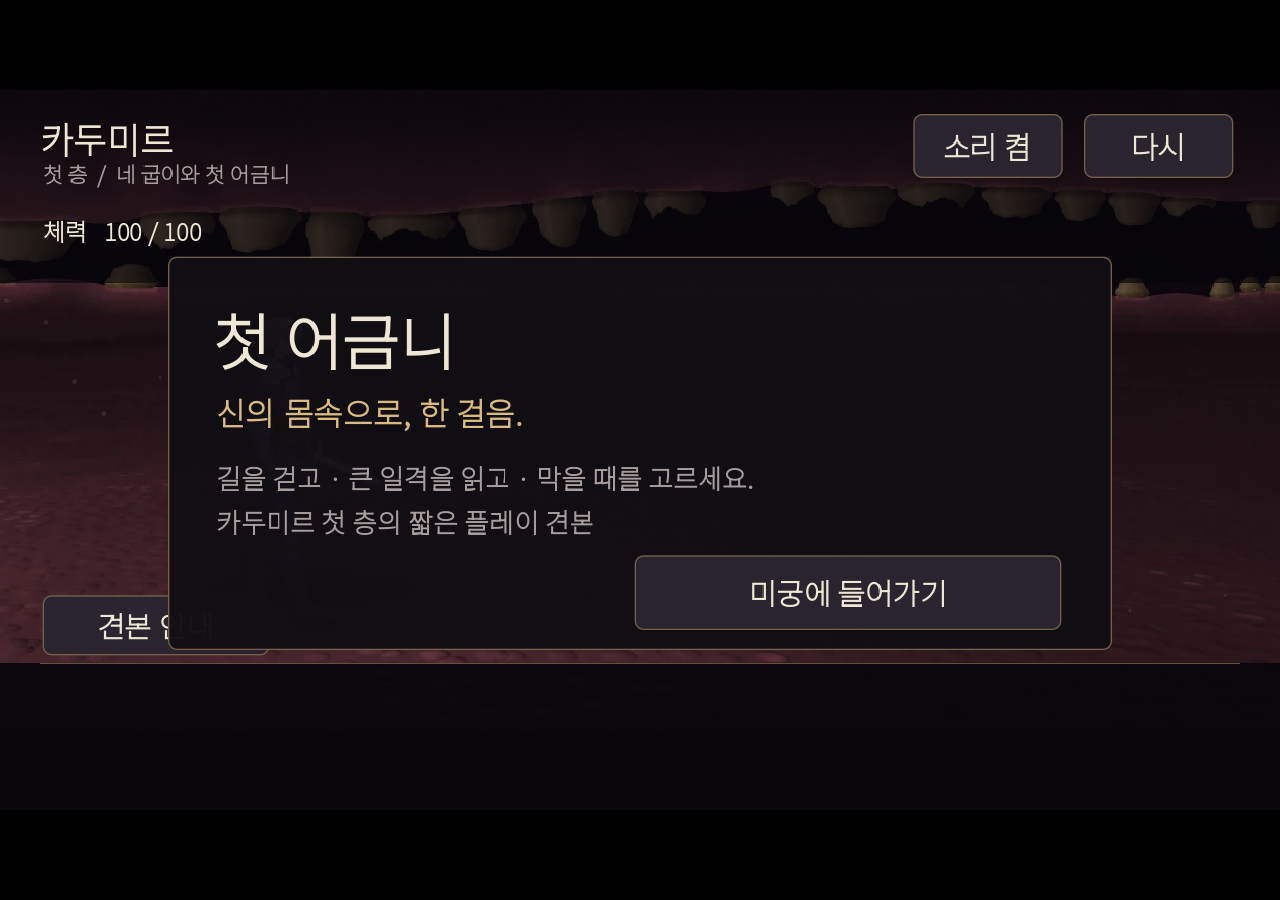
<file: k-dac90be384e3/index.html>
<!DOCTYPE html>
<html lang="en">
	<head>
		<meta charset="utf-8">
		<meta name="viewport" content="width=device-width, user-scalable=no, initial-scale=1.0">
		<title>카두미르 — 첫 어금니</title>
		<style>
html, body, #canvas {
	margin: 0;
	padding: 0;
	border: 0;
}

body {
	color: white;
	background-color: black;
	overflow: hidden;
	touch-action: none;
}

#canvas {
	display: block;
}

#canvas:focus {
	outline: none;
}

#status, #status-splash, #status-progress {
	position: absolute;
	left: 0;
	right: 0;
}

#status, #status-splash {
	top: 0;
	bottom: 0;
}

#status {
	background-color: #242424;
	display: flex;
	flex-direction: column;
	justify-content: center;
	align-items: center;
	visibility: hidden;
}

#status-splash {
	max-height: 100%;
	max-width: 100%;
	margin: auto;
}

#status-splash.show-image--false {
	display: none;
}

#status-splash.fullsize--true {
	height: 100%;
	width: 100%;
	object-fit: contain;
}

#status-splash.use-filter--false {
	image-rendering: pixelated;
}

#status-progress, #status-notice {
	display: none;
}

#status-progress {
	bottom: 10%;
	width: 50%;
	margin: 0 auto;
}

#status-notice {
	background-color: #5b3943;
	border-radius: 0.5rem;
	border: 1px solid #9b3943;
	color: #e0e0e0;
	font-family: 'Noto Sans', 'Droid Sans', Arial, sans-serif;
	line-height: 1.3;
	margin: 0 2rem;
	overflow: hidden;
	padding: 1rem;
	text-align: center;
	z-index: 1;
}
		</style>
		<meta name="viewport" content="width=device-width,initial-scale=1,viewport-fit=cover"><style>html,body{background:#09070d;touch-action:none;overscroll-behavior:none}</style>
	</head>
	<body>
		<canvas id="canvas">
			Your browser does not support the canvas tag.
		</canvas>

		<noscript>
			Your browser does not support JavaScript.
		</noscript>

		<div id="status">
			<img id="status-splash" class="show-image--true fullsize--true use-filter--true" src="index.png" alt="">
			<progress id="status-progress"></progress>
			<div id="status-notice"></div>
		</div>

		<script src="index.js"></script>
		<script>
const GODOT_CONFIG = {"args":[],"canvasResizePolicy":2,"emscriptenPoolSize":8,"ensureCrossOriginIsolationHeaders":true,"executable":"index","experimentalVK":false,"fileSizes":{"index.pck":8015148,"index.wasm":39514754},"focusCanvas":true,"gdextensionLibs":[],"godotPoolSize":4};
const GODOT_THREADS_ENABLED = false;
const engine = new Engine(GODOT_CONFIG);

(function () {
	const statusOverlay = document.getElementById('status');
	const statusProgress = document.getElementById('status-progress');
	const statusNotice = document.getElementById('status-notice');

	let initializing = true;
	let statusMode = '';

	function setStatusMode(mode) {
		if (statusMode === mode || !initializing) {
			return;
		}
		if (mode === 'hidden') {
			statusOverlay.remove();
			initializing = false;
			return;
		}
		statusOverlay.style.visibility = 'visible';
		statusProgress.style.display = mode === 'progress' ? 'block' : 'none';
		statusNotice.style.display = mode === 'notice' ? 'block' : 'none';
		statusMode = mode;
	}

	function setStatusNotice(text) {
		while (statusNotice.lastChild) {
			statusNotice.removeChild(statusNotice.lastChild);
		}
		const lines = text.split('\n');
		lines.forEach((line) => {
			statusNotice.appendChild(document.createTextNode(line));
			statusNotice.appendChild(document.createElement('br'));
		});
	}

	function displayFailureNotice(err) {
		console.error(err);
		if (err instanceof Error) {
			setStatusNotice(err.message);
		} else if (typeof err === 'string') {
			setStatusNotice(err);
		} else {
			setStatusNotice('An unknown error occurred.');
		}
		setStatusMode('notice');
		initializing = false;
	}

	const missing = Engine.getMissingFeatures({
		threads: GODOT_THREADS_ENABLED,
	});

	if (missing.length !== 0) {
		if (GODOT_CONFIG['serviceWorker'] && GODOT_CONFIG['ensureCrossOriginIsolationHeaders'] && 'serviceWorker' in navigator) {
			let serviceWorkerRegistrationPromise;
			try {
				serviceWorkerRegistrationPromise = navigator.serviceWorker.getRegistration();
			} catch (err) {
				serviceWorkerRegistrationPromise = Promise.reject(new Error('Service worker registration failed.'));
			}
			// There's a chance that installing the service worker would fix the issue
			Promise.race([
				serviceWorkerRegistrationPromise.then((registration) => {
					if (registration != null) {
						return Promise.reject(new Error('Service worker already exists.'));
					}
					return registration;
				}).then(() => engine.installServiceWorker()),
				// For some reason, `getRegistration()` can stall
				new Promise((resolve) => {
					setTimeout(() => resolve(), 2000);
				}),
			]).then(() => {
				// Reload if there was no error.
				window.location.reload();
			}).catch((err) => {
				console.error('Error while registering service worker:', err);
			});
		} else {
			// Display the message as usual
			const missingMsg = 'Error\nThe following features required to run Godot projects on the Web are missing:\n';
			displayFailureNotice(missingMsg + missing.join('\n'));
		}
	} else {
		setStatusMode('progress');
		engine.startGame({
			'onProgress': function (current, total) {
				if (current > 0 && total > 0) {
					statusProgress.value = current;
					statusProgress.max = total;
				} else {
					statusProgress.removeAttribute('value');
					statusProgress.removeAttribute('max');
				}
			},
		}).then(() => {
			setStatusMode('hidden');
		}, displayFailureNotice);
	}
}());
		</script>
	</body>
</html>
</file>
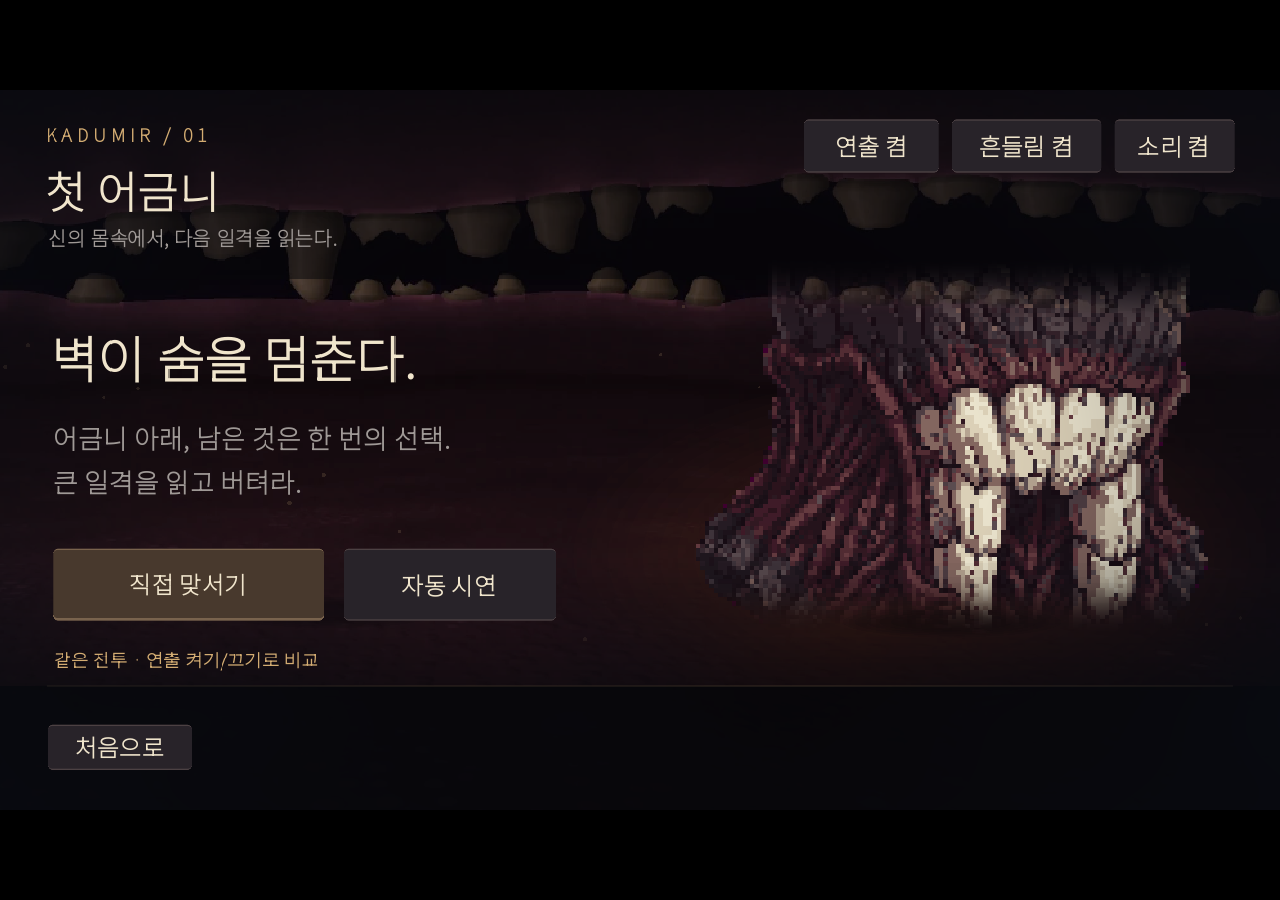
<file: s-5a15e79209d1/index.html>
<!DOCTYPE html>
<html lang="en">
	<head>
		<meta charset="utf-8">
		<meta name="viewport" content="width=device-width, user-scalable=no, initial-scale=1.0">
		<title>카두미르 — 첫 어금니</title>
		<style>
html, body, #canvas {
	margin: 0;
	padding: 0;
	border: 0;
}

body {
	color: white;
	background-color: black;
	overflow: hidden;
	touch-action: none;
}

#canvas {
	display: block;
}

#canvas:focus {
	outline: none;
}

#status, #status-splash, #status-progress {
	position: absolute;
	left: 0;
	right: 0;
}

#status, #status-splash {
	top: 0;
	bottom: 0;
}

#status {
	background-color: #242424;
	display: flex;
	flex-direction: column;
	justify-content: center;
	align-items: center;
	visibility: hidden;
}

#status-splash {
	max-height: 100%;
	max-width: 100%;
	margin: auto;
}

#status-splash.show-image--false {
	display: none;
}

#status-splash.fullsize--true {
	height: 100%;
	width: 100%;
	object-fit: contain;
}

#status-splash.use-filter--false {
	image-rendering: pixelated;
}

#status-progress, #status-notice {
	display: none;
}

#status-progress {
	bottom: 10%;
	width: 50%;
	margin: 0 auto;
}

#status-notice {
	background-color: #5b3943;
	border-radius: 0.5rem;
	border: 1px solid #9b3943;
	color: #e0e0e0;
	font-family: 'Noto Sans', 'Droid Sans', Arial, sans-serif;
	line-height: 1.3;
	margin: 0 2rem;
	overflow: hidden;
	padding: 1rem;
	text-align: center;
	z-index: 1;
}
		</style>
		<meta name="viewport" content="width=device-width,initial-scale=1,viewport-fit=cover"><style>html,body{background:#09070d;touch-action:none;overscroll-behavior:none}</style>
	</head>
	<body>
		<canvas id="canvas">
			Your browser does not support the canvas tag.
		</canvas>

		<noscript>
			Your browser does not support JavaScript.
		</noscript>

		<div id="status">
			<img id="status-splash" class="show-image--true fullsize--true use-filter--true" src="index.png" alt="">
			<progress id="status-progress"></progress>
			<div id="status-notice"></div>
		</div>

		<script src="index.js"></script>
		<script>
const GODOT_CONFIG = {"args":[],"canvasResizePolicy":2,"emscriptenPoolSize":8,"ensureCrossOriginIsolationHeaders":true,"executable":"index","experimentalVK":false,"fileSizes":{"index.pck":584716,"index.wasm":39514754},"focusCanvas":true,"gdextensionLibs":[],"godotPoolSize":4};
const GODOT_THREADS_ENABLED = false;
const engine = new Engine(GODOT_CONFIG);

(function () {
	const statusOverlay = document.getElementById('status');
	const statusProgress = document.getElementById('status-progress');
	const statusNotice = document.getElementById('status-notice');

	let initializing = true;
	let statusMode = '';

	function setStatusMode(mode) {
		if (statusMode === mode || !initializing) {
			return;
		}
		if (mode === 'hidden') {
			statusOverlay.remove();
			initializing = false;
			return;
		}
		statusOverlay.style.visibility = 'visible';
		statusProgress.style.display = mode === 'progress' ? 'block' : 'none';
		statusNotice.style.display = mode === 'notice' ? 'block' : 'none';
		statusMode = mode;
	}

	function setStatusNotice(text) {
		while (statusNotice.lastChild) {
			statusNotice.removeChild(statusNotice.lastChild);
		}
		const lines = text.split('\n');
		lines.forEach((line) => {
			statusNotice.appendChild(document.createTextNode(line));
			statusNotice.appendChild(document.createElement('br'));
		});
	}

	function displayFailureNotice(err) {
		console.error(err);
		if (err instanceof Error) {
			setStatusNotice(err.message);
		} else if (typeof err === 'string') {
			setStatusNotice(err);
		} else {
			setStatusNotice('An unknown error occurred.');
		}
		setStatusMode('notice');
		initializing = false;
	}

	const missing = Engine.getMissingFeatures({
		threads: GODOT_THREADS_ENABLED,
	});

	if (missing.length !== 0) {
		if (GODOT_CONFIG['serviceWorker'] && GODOT_CONFIG['ensureCrossOriginIsolationHeaders'] && 'serviceWorker' in navigator) {
			let serviceWorkerRegistrationPromise;
			try {
				serviceWorkerRegistrationPromise = navigator.serviceWorker.getRegistration();
			} catch (err) {
				serviceWorkerRegistrationPromise = Promise.reject(new Error('Service worker registration failed.'));
			}
			// There's a chance that installing the service worker would fix the issue
			Promise.race([
				serviceWorkerRegistrationPromise.then((registration) => {
					if (registration != null) {
						return Promise.reject(new Error('Service worker already exists.'));
					}
					return registration;
				}).then(() => engine.installServiceWorker()),
				// For some reason, `getRegistration()` can stall
				new Promise((resolve) => {
					setTimeout(() => resolve(), 2000);
				}),
			]).then(() => {
				// Reload if there was no error.
				window.location.reload();
			}).catch((err) => {
				console.error('Error while registering service worker:', err);
			});
		} else {
			// Display the message as usual
			const missingMsg = 'Error\nThe following features required to run Godot projects on the Web are missing:\n';
			displayFailureNotice(missingMsg + missing.join('\n'));
		}
	} else {
		setStatusMode('progress');
		engine.startGame({
			'onProgress': function (current, total) {
				if (current > 0 && total > 0) {
					statusProgress.value = current;
					statusProgress.max = total;
				} else {
					statusProgress.removeAttribute('value');
					statusProgress.removeAttribute('max');
				}
			},
		}).then(() => {
			setStatusMode('hidden');
		}, displayFailureNotice);
	}
}());
		</script>
	</body>
</html>
</file>
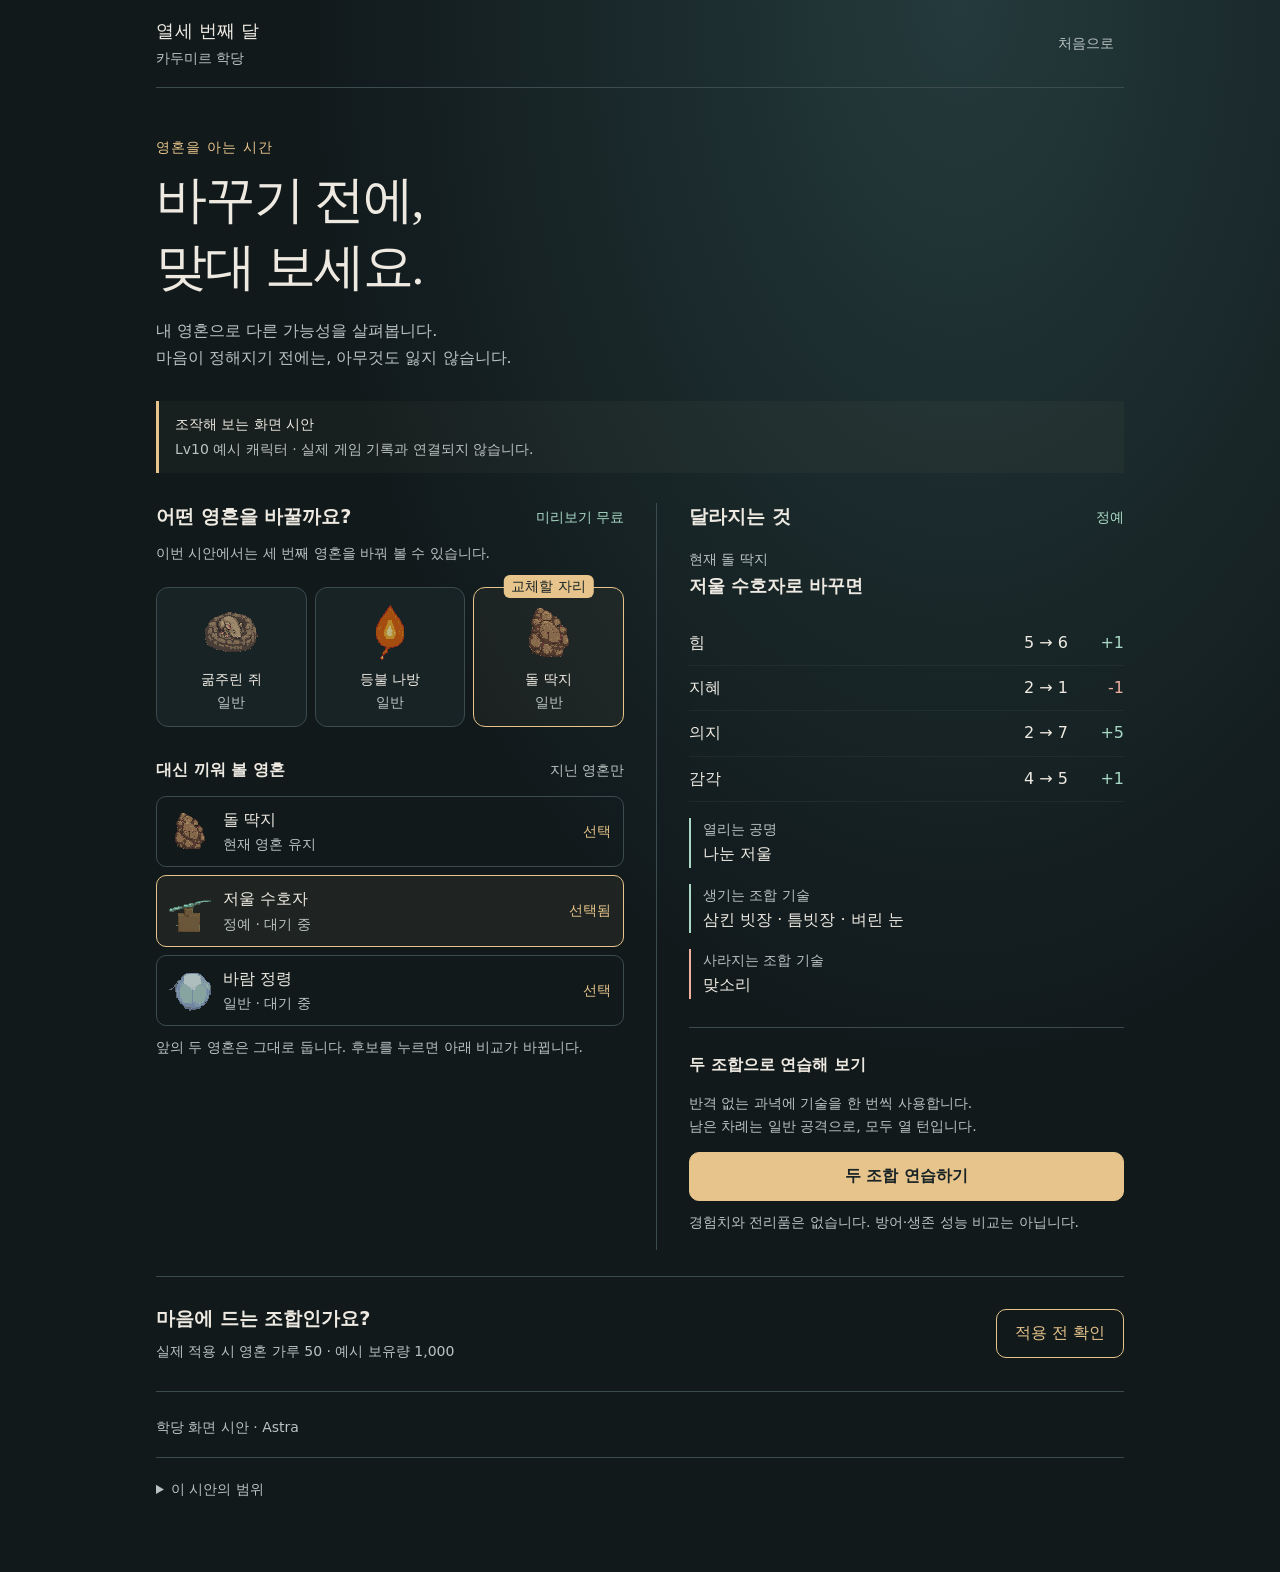
<file: school-ui-2629a22dcf13/index.html>
<!doctype html>
<html lang="ko"><head><meta charset="utf-8"><meta name="viewport" content="width=device-width,initial-scale=1"><meta name="theme-color" content="#11191b"><title>학당 · 맞대 보기</title><link rel="stylesheet" href="style.css"></head>
<body><div class="app">
<header><a class="brand" href="#">열세 번째 달 <span>카두미르 학당</span></a><button id="reset" class="quiet">처음으로</button></header>
<main>
<div class="intro"><p class="eyebrow">영혼을 아는 시간</p><h1>바꾸기 전에,<br>맞대 보세요.</h1><p>내 영혼으로 다른 가능성을 살펴봅니다.<br>마음이 정해지기 전에는, 아무것도 잃지 않습니다.</p></div>
<aside class="notice"><strong>조작해 보는 화면 시안</strong><span>Lv10 예시 캐릭터 · 실제 게임 기록과 연결되지 않습니다.</span></aside>
<div class="workspace"><section class="choice" aria-labelledby="choice-title">
<div class="section-head"><h2 id="choice-title">어떤 영혼을 바꿀까요?</h2><span class="badge">미리보기 무료</span></div>
<p class="hint">이번 시안에서는 세 번째 영혼을 바꿔 볼 수 있습니다.</p>
<div id="lineup" class="lineup"></div>
<div class="candidate-heading"><h3>대신 끼워 볼 영혼</h3><span>지닌 영혼만</span></div>
<div id="candidates" class="candidates" role="group" aria-label="세 번째 영혼 선택"></div>
<p class="quiet-note">앞의 두 영혼은 그대로 둡니다. 후보를 누르면 아래 비교가 바뀝니다.</p>
</section>
<section class="comparison" aria-labelledby="change-title"><div class="section-head"><h2 id="change-title">달라지는 것</h2><span id="selected-grade" class="badge"></span></div>
<div id="swap" class="swap"></div><div id="changes" aria-live="polite"></div>
<div class="practice"><h3>두 조합으로 연습해 보기</h3><p>반격 없는 과녁에 기술을 한 번씩 사용합니다.<br>남은 차례는 일반 공격으로, 모두 열 턴입니다.</p><button id="practice" class="primary">두 조합 연습하기</button><p class="quiet-note">경험치와 전리품은 없습니다. 방어·생존 성능 비교는 아닙니다.</p></div>
</section></div>
<section id="results" class="results" hidden tabindex="-1" aria-labelledby="result-title"><div class="section-head"><div><p class="eyebrow">열 번의 연습</p><h2 id="result-title">결과를 나란히</h2></div><span class="badge">같은 연습 조건</span></div><p id="result-note"></p><div class="table-wrap"><table><caption class="sr">피해가 있는 차례의 최소, 중앙값, 최대 비교</caption><thead><tr><th scope="col">피해</th><th scope="col">현재 조합</th><th scope="col" id="result-name">교체 후</th></tr></thead><tbody id="summary"></tbody></table></div><p class="quiet-note">피해 없는 기술 차례는 위 수치에서 제외합니다. 중앙값은 평균 피해가 아닙니다.</p><details><summary>턴별 피해와 사용 기술</summary><div class="table-wrap"><table class="turns"><thead><tr><th>턴</th><th>현재</th><th>교체 후</th></tr></thead><tbody id="turns"></tbody></table></div></details><button class="secondary" id="record">이 연습 기록 보기</button><p class="quiet-note">이 시안의 기록은 열린 화면 안에서만 보며, 게임 도감에는 저장하지 않습니다.</p></section>
<section class="decision" aria-labelledby="decision-title"><div><h2 id="decision-title">마음에 드는 조합인가요?</h2><p id="price"></p></div><button id="apply" class="secondary">적용 전 확인</button></section>
<footer><p>학당 화면 시안 · Astra</p><details><summary>이 시안의 범위</summary><p>기존 학당 엔진으로 계산한 세 조합의 예시입니다. 실제 장착·가루 사용·게임 저장은 하지 않습니다. 영혼력과 재료는 비교에 충분한 값으로 둔 예시 캐릭터이며, 기존 beta 미리보기와 동일한 몸은 아닙니다. 후보를 바꾸면 앞선 결과는 닫히고 새로 연습할 수 있습니다.</p><p id="source"></p><a href="https://thirteenth-moon--beta-7exm16ox.web.app/?scene=%ED%95%99%EB%8B%B9" target="_blank" rel="noopener">기존 학당 화면과 비교</a></details></footer>
</main></div>
<dialog id="confirm"><form method="dialog"><p class="eyebrow">적용 전 마지막 확인</p><h2 id="confirm-title">이 조합으로 바꿀까요?</h2><p id="confirm-text"></p><p class="notice">이 화면은 시안입니다. 여기서는 실제 영혼이나 가루를 바꾸지 않습니다.</p><button class="primary">확인하고 돌아가기</button></form></dialog>
<dialog id="record-dialog"><form method="dialog"><p class="eyebrow">이 화면의 연습 기록</p><h2>방금 비교한 짜임</h2><div id="record-text"></div><p class="quiet-note">본판 도감에 저장한 기록이 아닙니다.</p><button class="primary">닫기</button></form></dialog>
<script type="module" src="app.js"></script></body></html>
</file>
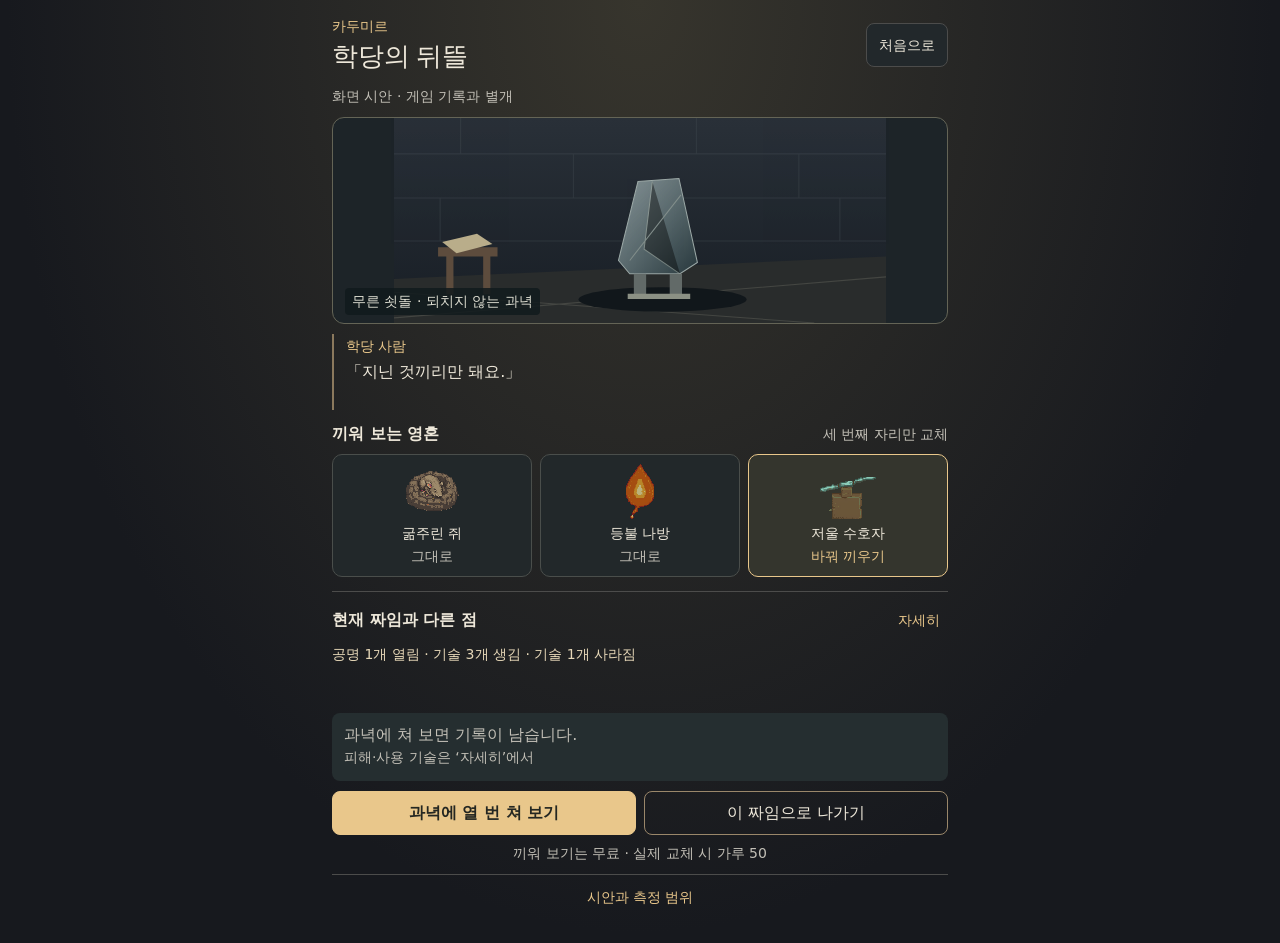
<file: school-ui-v2-751b45c2a88e/index.html>
<!doctype html><html lang="ko"><head><meta charset="utf-8"><meta name="viewport" content="width=device-width,initial-scale=1"><title>학당 뒤뜰 · 화면 시안</title><meta name="theme-color" content="#17191e"><link rel="stylesheet" href="style.css"><link rel="stylesheet" href="layout-fix.css"></head><body><main>
<header><div><small>카두미르</small><h1>학당의 뒤뜰</h1></div><button id="reset" class="small">처음으로</button></header>
<p class="preview">화면 시안 · 게임 기록과 별개</p>
<section class="yard" aria-label="무른 쇳돌 연습 과녁">
<svg viewBox="0 0 480 200" role="img" aria-label="뒤뜰에 세운 쇳돌 과녁의 도식"><defs><linearGradient id="wall" x2="0" y2="1"><stop stop-color="#293038"/><stop offset="1" stop-color="#181e25"/></linearGradient><linearGradient id="metal" x2="1" y2="1"><stop stop-color="#879497"/><stop offset=".5" stop-color="#59696d"/><stop offset="1" stop-color="#28383d"/></linearGradient></defs><path fill="url(#wall)" d="M0 0h480v200H0z"/><g stroke="#414a50" opacity=".45"><path d="M0 35h480M0 78h480M0 120h480M65 0v35m110 0v43m120-78v35m100 0v43M45 78v42m210-42v42m180-42v42"/></g><path d="M0 157l480-22v65H0z" fill="#292c2c"/><path d="M0 195l480-40M0 170l410 30" stroke="#444642"/><ellipse cx="262" cy="177" rx="82" ry="12" fill="#11171b"/><g id="dummy"><path d="M238 62l40-3 18 82-17 11h-49l-11-13z" fill="url(#metal)" stroke="#9ba8a6"/><path d="M252 62l-8 66 35 24M230 139l50-64" stroke="#bdc4b6" opacity=".4"/><path d="M240 152v22m35-22v22" stroke="#626a68" stroke-width="12"/><path d="M228 174h61" stroke="#8b9084" stroke-width="5"/></g><path d="M43 126h58v9H43zm8 9h7v37h-7zm36 0h7v37h-7z" fill="#5d4c3d"/><path d="M47 121l34-8 15 10-35 9z" fill="#b9ad8a"/></svg>
<div class="yard-label">무른 쇳돌 · 되치지 않는 과녁</div><div id="hit" class="hit" aria-hidden="true"></div>
</section>
<div class="voice"><span>학당 사람</span><p id="voice" aria-live="polite">「지닌 것끼리만 돼요. 없는 걸 끼워 보는 칸은 없어요.」</p></div>
<section aria-label="영혼 짜임"><div class="section-line"><h2>끼워 보는 영혼</h2><span>세 번째 자리만 교체</span></div><div id="slots" class="slots"></div></section>
<section class="finding" aria-labelledby="finding-title"><div class="section-line"><h2 id="finding-title">현재 짜임과 다른 점</h2><button id="details" class="text-button">자세히</button></div><p id="difference" aria-live="polite"></p><div id="score" aria-live="polite"><p id="result-line">과녁에 쳐 보면 기록이 남습니다.</p><small>피해·사용 기술은 ‘자세히’에서</small></div></section>
<div class="actions"><button id="practice" class="primary">과녁에 열 번 쳐 보기</button><button id="apply" class="secondary">이 짜임으로 나가기</button></div><p id="cost" class="cost"></p>
<footer><button id="scope" class="text-button">시안과 측정 범위</button></footer>
</main>
<dialog id="picker"><div class="sheet-heading"><h2>세 번째 자리에</h2><button data-close="picker">닫기</button></div><p>먼저 끼워 봅니다. 여기서는 가루가 들지 않습니다.</p><div id="candidates"></div></dialog>
<dialog id="ledger"><div class="sheet-heading"><h2>비교한 기록</h2><button data-close="ledger">닫기</button></div><div id="ledger-body"></div></dialog>
<dialog id="confirm"><div class="sheet-heading"><h2>나가기 전에</h2><button data-close="confirm">닫기</button></div><p id="confirmation"></p><p class="preview">시안에서는 실제 교체·가루 소비를 하지 않습니다.</p><button class="primary" data-close="confirm">확인하고 돌아가기</button></dialog>
<dialog id="about"><div class="sheet-heading"><h2>이 뒤뜰에서 아는 것</h2><button data-close="about">닫기</button></div><p>반격 없는 과녁에 가능한 기술을 한 번씩 쓰고, 나머지는 일반 공격으로 총 열 턴을 계산한 예시입니다. 피해 없는 기술은 상세 기록에 따로 남깁니다. 방어·생존 능력이나 실제 적 상대의 우열은 재지 않습니다.</p><p>Lv10 예시 몸의 세 번째 영혼만 바꿉니다. v1과 같은 계산값이며 게임 저장과 연결되지 않습니다. 새로 열면 초기화됩니다. 공간 그림은 뒤뜰/쇳돌 설정을 표현한 임시 도식이며 완성 게임 원화가 아닙니다.</p><p>학당 사람의 입장/기록 대사는 기존 게임 문장을 사용했습니다. 연습 중 진행 문구는 측정 상태를 나타내는 시안 문구입니다.</p></dialog>
<script type="module" src="app.js"></script></body></html>
</file>
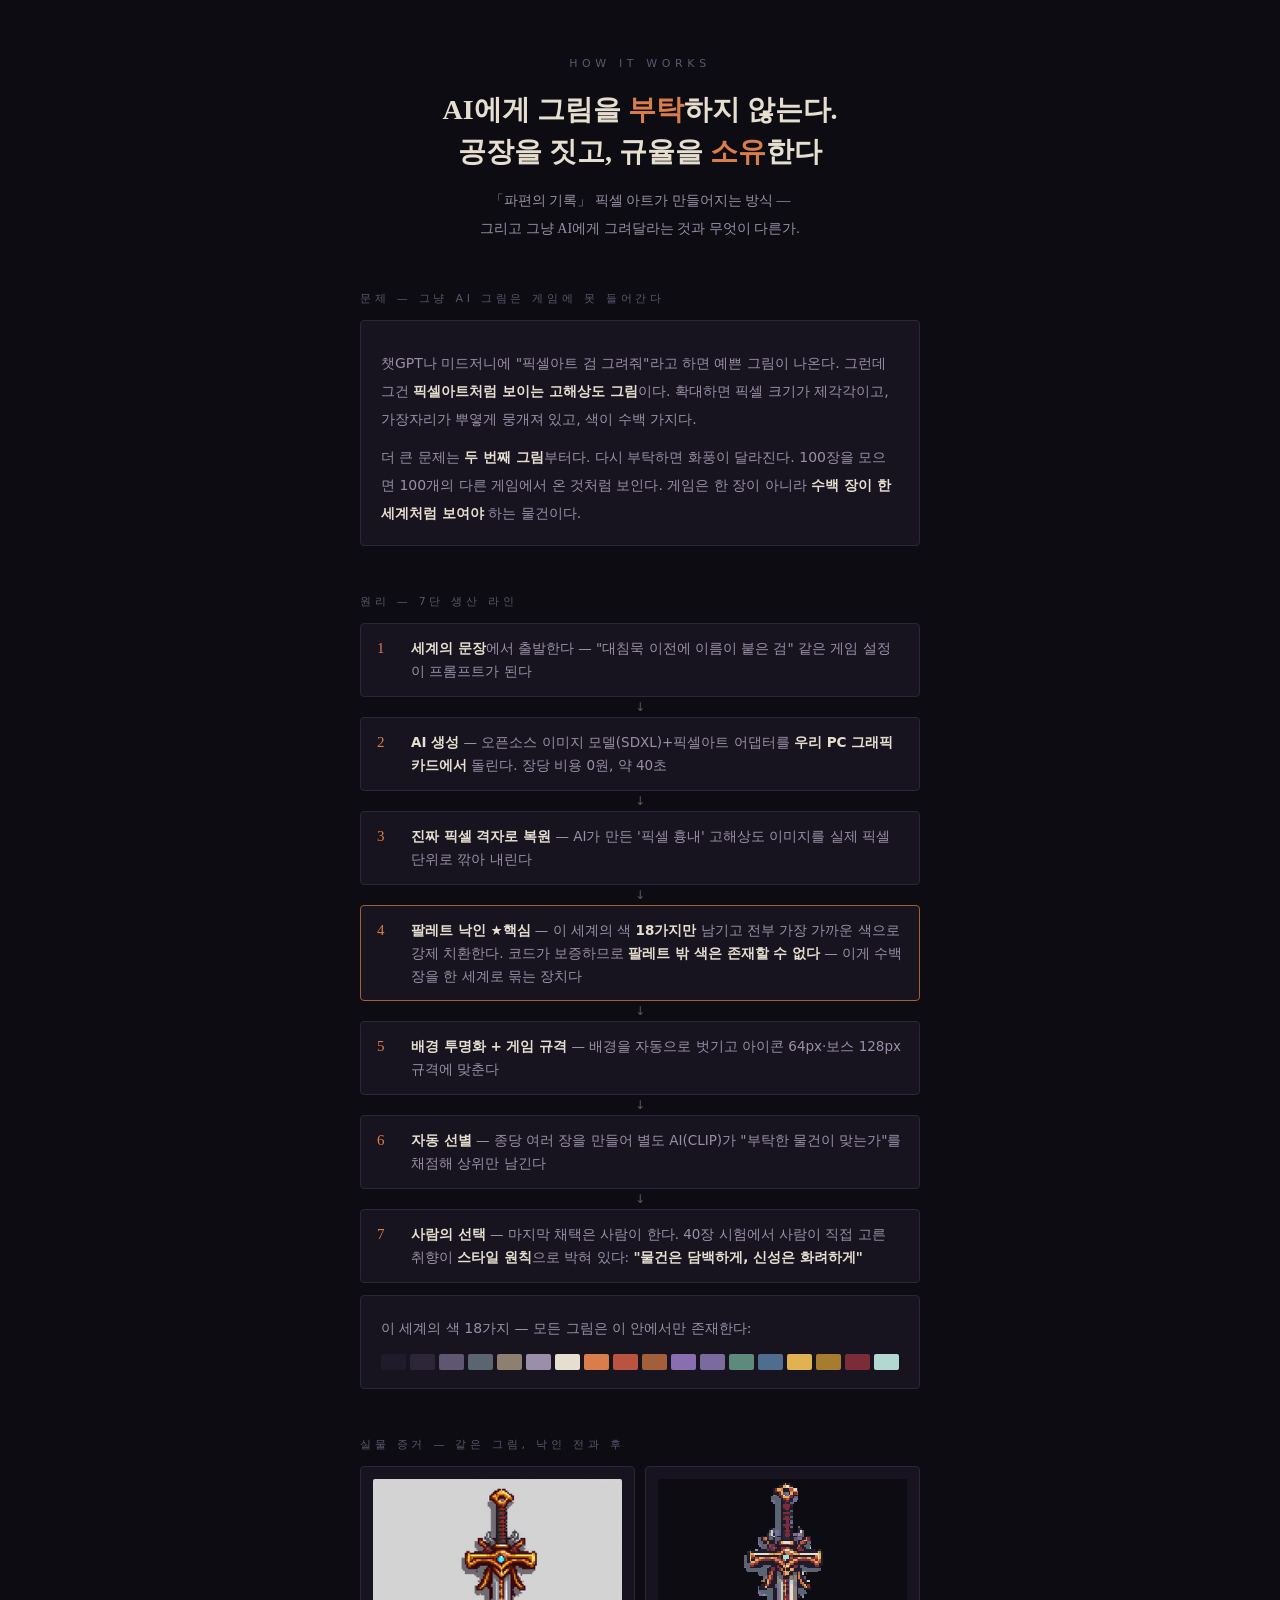
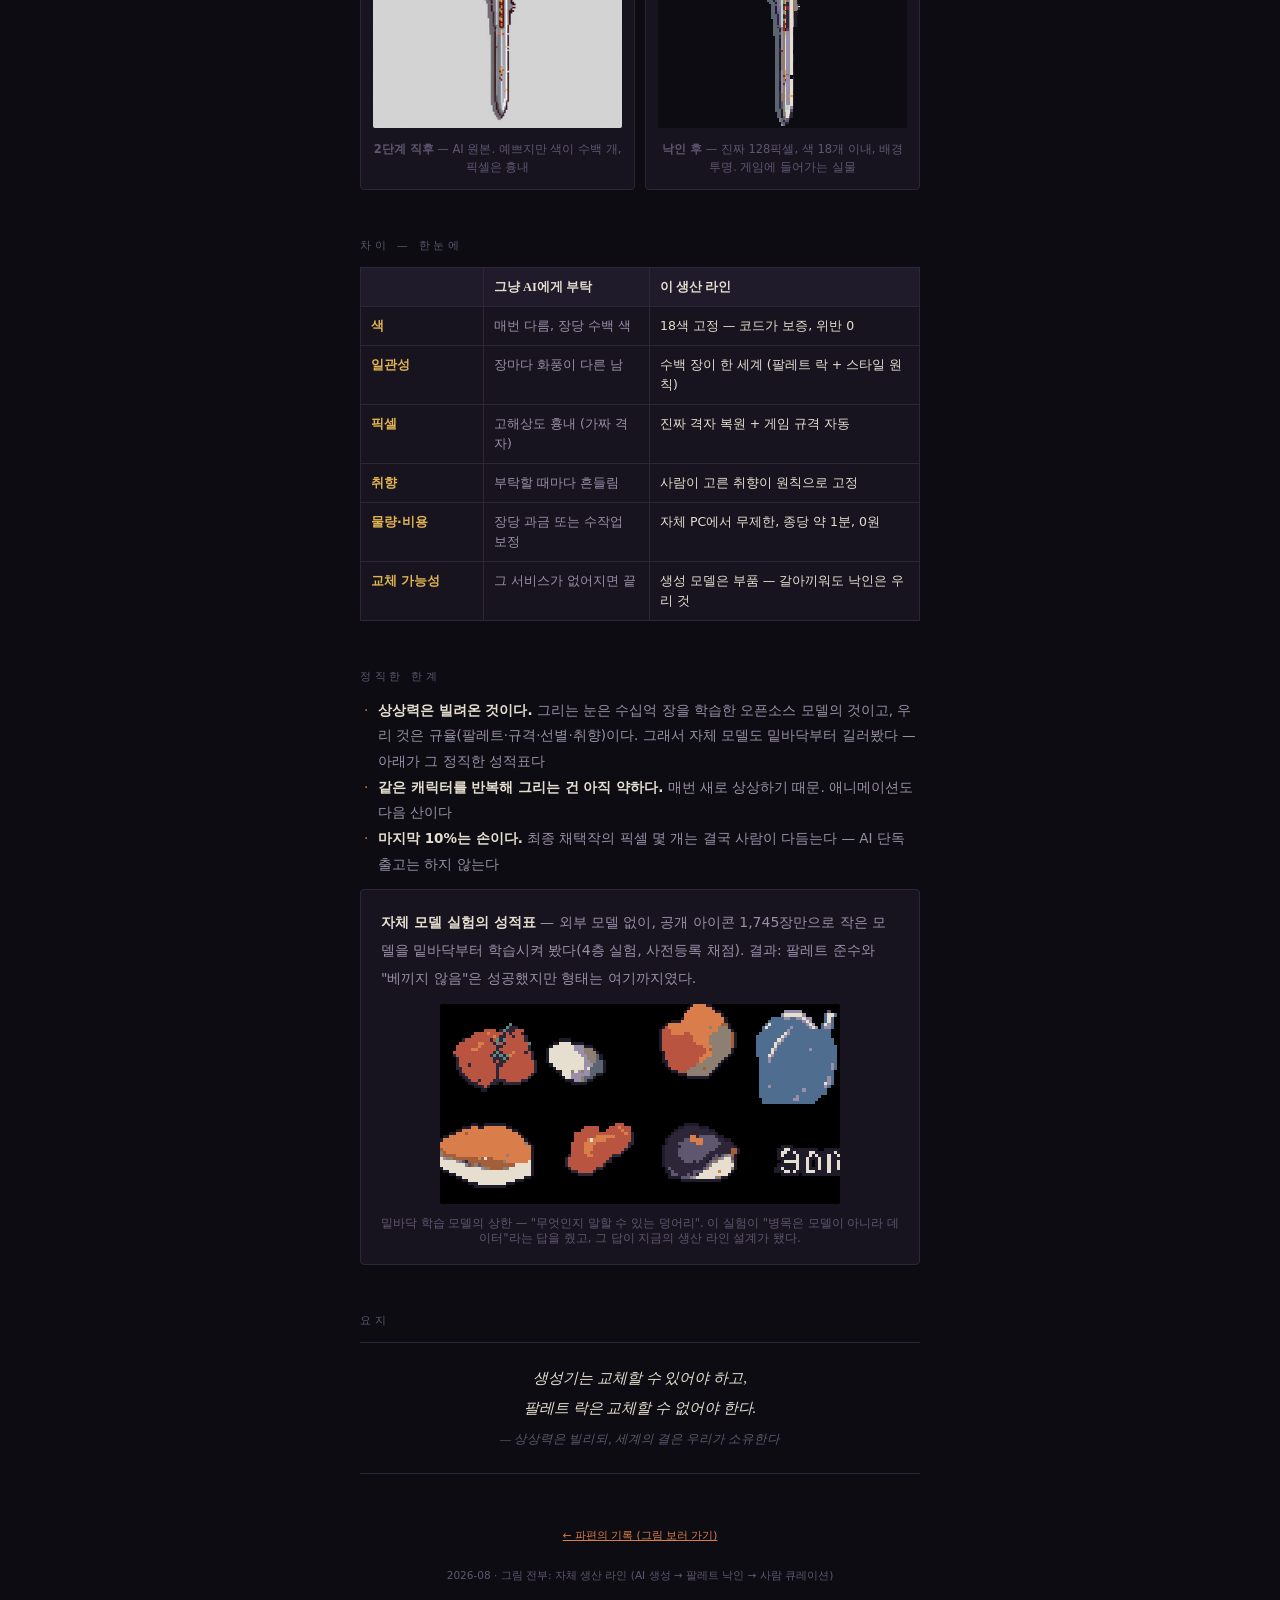
<file: how.html>
<!doctype html><html lang="ko"><head><meta charset="utf-8">
<meta name="viewport" content="width=device-width,initial-scale=1">
<meta name="description" content="게임 픽셀 아트 생산 라인 — 원리와 '그냥 AI 그림'과의 차이">
<title>이 그림들은 어떻게 만들어지나 — 파편의 기록</title>
<style>
:root{--ground:#0d0c12;--ink:#171420;--ink2:#1f1b2a;--line:#2c2638;--text:#e6dfd0;--dim:#9a8fa8;--faint:#5f5670;--ember:#d97e4a;--ember-soft:#a35f3a;--g-legend:#e2b650;--teal:#5d8a7a;--serif:'Noto Serif KR','Noto Serif CJK KR','Batang',serif;--sans:'Pretendard','Apple SD Gothic Neo','Malgun Gothic',system-ui,sans-serif}
*{box-sizing:border-box;margin:0;padding:0}
html{background:var(--ground)}
body{background:var(--ground);font-family:var(--sans);color:var(--text);display:flex;justify-content:center;-webkit-font-smoothing:antialiased}
#app{width:100%;max-width:600px;padding:0 20px 70px}
.px{image-rendering:pixelated}
.over{font-size:11px;letter-spacing:.42em;color:var(--faint);text-transform:uppercase}
.hero{text-align:center;padding-top:52px}
h1{font-family:var(--serif);font-weight:600;font-size:28px;line-height:1.5;margin-top:18px;text-wrap:balance}
h1 em{font-style:normal;color:var(--ember)}
h2{font-family:var(--serif);font-weight:600;font-size:19px;margin:0 0 12px;line-height:1.5}
.sub{font-family:var(--serif);color:var(--dim);font-size:14px;line-height:2;margin-top:14px;text-align:center}
.sect{font-size:11px;letter-spacing:.34em;color:var(--faint);margin:48px 0 14px;text-transform:uppercase}
p{color:var(--dim);font-size:14px;line-height:2;margin-top:10px}
p b,li b{color:var(--text);font-weight:600}
.card{background:var(--ink);border:1px solid var(--line);border-radius:4px;padding:18px 20px;margin-top:12px}
.flow{display:flex;flex-direction:column;gap:0;margin-top:14px}
.step{background:var(--ink);border:1px solid var(--line);border-radius:4px;padding:13px 16px;display:flex;gap:12px;align-items:baseline}
.step .no{font-family:var(--serif);color:var(--ember);font-size:15px;flex:none;width:22px}
.step .t{font-size:13.5px;line-height:1.7;color:var(--dim)}
.step .t b{color:var(--text)}
.step.lock{border-color:var(--ember-soft)}
.arrow{text-align:center;color:var(--faint);font-size:12px;padding:3px 0}
.compare{display:grid;grid-template-columns:1fr 1fr;gap:10px;margin-top:14px}
.compare figure{background:var(--ink);border:1px solid var(--line);border-radius:4px;padding:12px;text-align:center}
.compare img{width:100%;border-radius:2px}
.compare figcaption{font-size:11.5px;color:var(--faint);margin-top:8px;line-height:1.6}
table{width:100%;border-collapse:collapse;margin-top:14px;font-size:12.5px}
th,td{border:1px solid var(--line);padding:9px 10px;text-align:left;vertical-align:top;line-height:1.6}
th{background:var(--ink2);font-family:var(--serif);font-weight:600;font-size:12.5px;color:var(--text)}
td{color:var(--dim);background:var(--ink)}
td.good{color:var(--text)}
td b{color:var(--g-legend);font-weight:600}
ul{margin:10px 0 0 2px;list-style:none}
li{color:var(--dim);font-size:13.5px;line-height:1.9;padding-left:16px;position:relative}
li:before{content:"·";position:absolute;left:2px;color:var(--ember)}
.pal{display:flex;gap:4px;margin-top:12px}
.pal i{flex:1;height:16px;border-radius:2px}
.quote{font-family:var(--serif);font-style:italic;color:var(--text);font-size:15px;line-height:2;text-align:center;padding:20px 10px;border-top:1px solid var(--line);border-bottom:1px solid var(--line);margin-top:14px}
.foot{font-size:10.5px;color:var(--faint);text-align:center;margin-top:52px;line-height:1.9}
a{color:var(--ember)}
@media(max-width:430px){.compare{grid-template-columns:1fr}}
</style></head><body><div id="app">

<div class="hero">
  <span class="over">how it works</span>
  <h1>AI에게 그림을 <em>부탁</em>하지 않는다.<br>공장을 짓고, 규율을 <em>소유</em>한다</h1>
  <p class="sub">「파편의 기록」 픽셀 아트가 만들어지는 방식 —<br>그리고 그냥 AI에게 그려달라는 것과 무엇이 다른가.</p>
</div>

<div class="sect">문제 — 그냥 AI 그림은 게임에 못 들어간다</div>
<div class="card">
<p>챗GPT나 미드저니에 "픽셀아트 검 그려줘"라고 하면 예쁜 그림이 나온다. 그런데 그건 <b>픽셀아트처럼 보이는 고해상도 그림</b>이다. 확대하면 픽셀 크기가 제각각이고, 가장자리가 뿌옇게 뭉개져 있고, 색이 수백 가지다.</p>
<p>더 큰 문제는 <b>두 번째 그림</b>부터다. 다시 부탁하면 화풍이 달라진다. 100장을 모으면 100개의 다른 게임에서 온 것처럼 보인다. 게임은 한 장이 아니라 <b>수백 장이 한 세계처럼 보여야</b> 하는 물건이다.</p>
</div>

<div class="sect">원리 — 7단 생산 라인</div>
<div class="flow">
  <div class="step"><span class="no">1</span><span class="t"><b>세계의 문장</b>에서 출발한다 — "대침묵 이전에 이름이 붙은 검" 같은 게임 설정이 프롬프트가 된다</span></div>
  <div class="arrow">↓</div>
  <div class="step"><span class="no">2</span><span class="t"><b>AI 생성</b> — 오픈소스 이미지 모델(SDXL)+픽셀아트 어댑터를 <b>우리 PC 그래픽카드에서</b> 돌린다. 장당 비용 0원, 약 40초</span></div>
  <div class="arrow">↓</div>
  <div class="step"><span class="no">3</span><span class="t"><b>진짜 픽셀 격자로 복원</b> — AI가 만든 '픽셀 흉내' 고해상도 이미지를 실제 픽셀 단위로 깎아 내린다</span></div>
  <div class="arrow">↓</div>
  <div class="step lock"><span class="no">4</span><span class="t"><b>팔레트 낙인 ★핵심</b> — 이 세계의 색 <b>18가지만</b> 남기고 전부 가장 가까운 색으로 강제 치환한다. 코드가 보증하므로 <b>팔레트 밖 색은 존재할 수 없다</b> — 이게 수백 장을 한 세계로 묶는 장치다</span></div>
  <div class="arrow">↓</div>
  <div class="step"><span class="no">5</span><span class="t"><b>배경 투명화 + 게임 규격</b> — 배경을 자동으로 벗기고 아이콘 64px·보스 128px 규격에 맞춘다</span></div>
  <div class="arrow">↓</div>
  <div class="step"><span class="no">6</span><span class="t"><b>자동 선별</b> — 종당 여러 장을 만들어 별도 AI(CLIP)가 "부탁한 물건이 맞는가"를 채점해 상위만 남긴다</span></div>
  <div class="arrow">↓</div>
  <div class="step"><span class="no">7</span><span class="t"><b>사람의 선택</b> — 마지막 채택은 사람이 한다. 40장 시험에서 사람이 직접 고른 취향이 <b>스타일 원칙</b>으로 박혀 있다: <b>"물건은 담백하게, 신성은 화려하게"</b></span></div>
</div>
<div class="card">
<p style="margin-top:0">이 세계의 색 18가지 — 모든 그림은 이 안에서만 존재한다:</p>
<div class="pal"><i style="background:#1f1b2a"></i><i style="background:#2c2638"></i><i style="background:#5f5670"></i><i style="background:#5b6572"></i><i style="background:#8d8073"></i><i style="background:#9a8fa8"></i><i style="background:#e6dfd0"></i><i style="background:#d97e4a"></i><i style="background:#b8543f"></i><i style="background:#a35f3a"></i><i style="background:#8a6fb0"></i><i style="background:#7a6a9e"></i><i style="background:#5d8a7a"></i><i style="background:#4f6e8f"></i><i style="background:#e0b252"></i><i style="background:#a87c30"></i><i style="background:#7c2c38"></i><i style="background:#b2d8d2"></i></div>
</div>

<div class="sect">실물 증거 — 같은 그림, 낙인 전과 후</div>
<div class="compare">
  <figure><img src="[data-uri]" alt="AI 원본"><figcaption><b>2단계 직후</b> — AI 원본. 예쁘지만 색이 수백 개, 픽셀은 흉내</figcaption></figure>
  <figure><img class="px" src="[data-uri]" alt="낙인 후"><figcaption><b>낙인 후</b> — 진짜 128픽셀, 색 18개 이내, 배경 투명. 게임에 들어가는 실물</figcaption></figure>
</div>

<div class="sect">차이 — 한눈에</div>
<table>
<tr><th style="width:22%"></th><th>그냥 AI에게 부탁</th><th>이 생산 라인</th></tr>
<tr><td><b>색</b></td><td>매번 다름, 장당 수백 색</td><td class="good">18색 고정 — 코드가 보증, 위반 0</td></tr>
<tr><td><b>일관성</b></td><td>장마다 화풍이 다른 남</td><td class="good">수백 장이 한 세계 (팔레트 락 + 스타일 원칙)</td></tr>
<tr><td><b>픽셀</b></td><td>고해상도 흉내 (가짜 격자)</td><td class="good">진짜 격자 복원 + 게임 규격 자동</td></tr>
<tr><td><b>취향</b></td><td>부탁할 때마다 흔들림</td><td class="good">사람이 고른 취향이 원칙으로 고정</td></tr>
<tr><td><b>물량·비용</b></td><td>장당 과금 또는 수작업 보정</td><td class="good">자체 PC에서 무제한, 종당 약 1분, 0원</td></tr>
<tr><td><b>교체 가능성</b></td><td>그 서비스가 없어지면 끝</td><td class="good">생성 모델은 부품 — 갈아끼워도 낙인은 우리 것</td></tr>
</table>

<div class="sect">정직한 한계</div>
<ul>
<li><b>상상력은 빌려온 것이다.</b> 그리는 눈은 수십억 장을 학습한 오픈소스 모델의 것이고, 우리 것은 규율(팔레트·규격·선별·취향)이다. 그래서 자체 모델도 밑바닥부터 길러봤다 — 아래가 그 정직한 성적표다</li>
<li><b>같은 캐릭터를 반복해 그리는 건 아직 약하다.</b> 매번 새로 상상하기 때문. 애니메이션도 다음 산이다</li>
<li><b>마지막 10%는 손이다.</b> 최종 채택작의 픽셀 몇 개는 결국 사람이 다듬는다 — AI 단독 출고는 하지 않는다</li>
</ul>
<div class="card">
<p style="margin-top:0"><b>자체 모델 실험의 성적표</b> — 외부 모델 없이, 공개 아이콘 1,745장만으로 작은 모델을 밑바닥부터 학습시켜 봤다(4층 실험, 사전등록 채점). 결과: 팔레트 준수와 "베끼지 않음"은 성공했지만 형태는 여기까지였다.</p>
<figure style="text-align:center;margin-top:12px"><img class="px" src="[data-uri]" style="width:100%;max-width:400px;border-radius:2px" alt="자체 모델 결과"><figcaption style="font-size:11.5px;color:var(--faint);margin-top:8px">밑바닥 학습 모델의 상한 — "무엇인지 말할 수 있는 덩어리". 이 실험이 "병목은 모델이 아니라 데이터"라는 답을 줬고, 그 답이 지금의 생산 라인 설계가 됐다.</figcaption></figure>
</div>

<div class="sect">요지</div>
<p class="quote">생성기는 교체할 수 있어야 하고,<br>팔레트 락은 교체할 수 없어야 한다.<br><span style="font-size:12.5px;color:var(--faint)">— 상상력은 빌리되, 세계의 결은 우리가 소유한다</span></p>

<p class="foot"><a href="./">← 파편의 기록 (그림 보러 가기)</a><br><br>2026-08 · 그림 전부: 자체 생산 라인 (AI 생성 → 팔레트 낙인 → 사람 큐레이션)</p>
</div></body></html>
</file>
<file: school-ui-2629a22dcf13/style.css>
:root{color-scheme:dark;--bg:#11191b;--panel:#182326;--text:#eeeae2;--muted:#bac3c1;--line:#3b4b4e;--gold:#e6c48b;--mint:#a9d9c5;--rose:#f0af9f;font-family:system-ui,-apple-system,"Malgun Gothic",sans-serif;font-size:16px;line-height:1.65}*{box-sizing:border-box}body{margin:0;background:radial-gradient(ellipse at 75% 0,#243a3c 0,transparent 48%),var(--bg);color:var(--text)}button,a{-webkit-tap-highlight-color:transparent}button{font:inherit;cursor:pointer;min-height:48px;border:1px solid var(--line);border-radius:10px;padding:10px 18px;color:var(--text);background:none}button:hover{border-color:var(--gold);background:#ffffff09}button:disabled{opacity:.55;cursor:default}button:focus-visible,a:focus-visible,summary:focus-visible{outline:3px solid var(--gold);outline-offset:4px}a{color:var(--gold)}.app{max-width:1040px;margin:auto;padding:0 36px}header{min-height:88px;display:flex;align-items:center;justify-content:space-between;gap:16px;border-bottom:1px solid var(--line)}.brand{text-decoration:none;font-family:Georgia,"Batang",serif;font-size:1.12rem;letter-spacing:.04em;color:var(--text)}.brand span{display:block;font-family:system-ui,sans-serif;color:var(--muted);font-size:.875rem;letter-spacing:0}.quiet{border:0;color:var(--muted);font-size:.875rem;padding:10px}.intro{padding:48px 0 30px}.eyebrow{font-size:.875rem;color:var(--gold);letter-spacing:.08em;margin:0 0 8px}h1{font-family:Georgia,"Batang",serif;font-size:clamp(2rem,4.5vw,3.2rem);font-weight:500;line-height:1.3;letter-spacing:-.04em;margin:0 0 18px}.intro>p:last-child{color:var(--muted);margin:0}.notice{display:flex;flex-direction:column;gap:2px;border-left:3px solid var(--gold);background:#e6c48b09;padding:12px 16px;margin:0 0 30px;font-size:.875rem;color:var(--muted)}.notice strong{color:var(--text);font-weight:500}.workspace{display:grid;grid-template-columns:1fr 1fr;gap:32px}.choice,.comparison{min-width:0}.comparison{border-left:1px solid var(--line);padding-left:32px}.section-head{display:flex;justify-content:space-between;align-items:center;gap:12px;flex-wrap:wrap}h2{font-size:1.2rem;line-height:1.5;margin:0;font-weight:650}h3{font-size:1rem;margin:0}.badge{font-size:.875rem;color:var(--mint);white-space:nowrap}.hint,.quiet-note{font-size:.875rem;color:var(--muted);margin:10px 0 16px}.lineup{display:grid;grid-template-columns:repeat(3,minmax(0,1fr));gap:8px;margin:22px 0 30px}.soul{position:relative;text-align:center;background:var(--panel);border:1px solid var(--line);padding:16px 4px 12px;border-radius:12px;font-size:.875rem}.soul img{width:56px;height:56px;object-fit:contain;image-rendering:pixelated;display:block;margin:0 auto 8px}.soul strong{display:block;font-weight:500;word-break:keep-all}.soul small{display:block;color:var(--muted);font-size:.875rem}.soul.active{border-color:var(--gold);background:#e6c48b0c}.soul .slot-label{position:absolute;top:-13px;left:50%;transform:translateX(-50%);background:var(--gold);color:#182326;padding:0 8px;border-radius:6px;font-size:.875rem;white-space:nowrap}.candidate-heading{display:flex;justify-content:space-between;gap:10px;align-items:center;margin-bottom:12px}.candidate-heading span{font-size:.875rem;color:var(--muted)}.candidates{display:grid;gap:8px}.candidate{display:flex;align-items:center;text-align:left;gap:12px;width:100%;padding:10px 12px}.candidate img{width:42px;height:42px;object-fit:contain;image-rendering:pixelated}.candidate .candidate-name{flex:1}.candidate small{display:block;color:var(--muted);font-size:.875rem}.candidate .mark{font-size:.875rem;color:var(--gold)}.candidate[aria-pressed=true]{border-color:var(--gold);background:#e6c48b10}.swap{margin:16px 0 20px;font-size:1.12rem}.swap span{color:var(--muted);font-size:.875rem;display:block}.swap strong{font-weight:600}.stat-row{display:grid;grid-template-columns:1fr auto auto;gap:14px;padding:9px 0;border-bottom:1px solid #ffffff0c}.stat-row b{font-variant-numeric:tabular-nums;font-weight:500}.delta{min-width:42px;text-align:right}.up{color:var(--mint)}.down{color:var(--rose)}.effect{margin:16px 0 0;padding-left:12px;border-left:2px solid var(--mint)}.effect.loss{border-color:var(--rose)}.effect small{display:block;font-size:.875rem;color:var(--muted)}.effect p{margin:0}.practice{margin-top:28px;border-top:1px solid var(--line);padding-top:24px}.practice>p{color:var(--muted);font-size:.875rem}.primary{background:var(--gold);border-color:var(--gold);color:#182326;font-weight:650;width:100%}.primary:hover{background:#f0d3a6;color:#182326}.secondary{border-color:var(--gold);color:var(--gold)}.results{margin-top:32px;padding:26px;border:1px solid var(--line);border-radius:14px;background:var(--panel)}.results:focus{outline:none}.results>p{color:var(--muted)}.table-wrap{overflow-x:auto}table{width:100%;border-collapse:collapse;text-align:left;font-variant-numeric:tabular-nums}th{font-size:.875rem;font-weight:500;color:var(--muted)}th,td{padding:12px 8px;border-bottom:1px solid var(--line)}td{font-size:1.12rem}td:last-child{color:var(--gold)}.turns td{font-size:.875rem;vertical-align:top}.turns small{display:block;color:var(--muted);font-size:.875rem}details{border-top:1px solid var(--line);margin:18px 0;padding-top:12px}summary{cursor:pointer;min-height:44px;padding:8px 0;font-size:.875rem;color:var(--muted)}.decision{display:flex;align-items:center;justify-content:space-between;gap:20px;padding:28px 0;margin-top:26px;border-top:1px solid var(--line)}.decision p{font-size:.875rem;color:var(--muted);margin:6px 0 0}.decision button{white-space:nowrap}footer{border-top:1px solid var(--line);padding:24px 0 40px;color:var(--muted);font-size:.875rem}footer>p{margin:0}footer details p{overflow-wrap:anywhere}dialog{max-width:460px;width:calc(100% - 32px);padding:28px;background:var(--panel);color:var(--text);border:1px solid var(--line);border-radius:16px}dialog::backdrop{background:#000b}dialog .notice{margin-top:20px}.sr{position:absolute;width:1px;height:1px;overflow:hidden;clip-path:inset(50%)}[hidden]{display:none!important}@media(max-width:700px){.app{padding:0 20px}header{min-height:76px}.intro{padding-top:32px}.workspace{grid-template-columns:1fr;gap:28px}.comparison{border-left:0;border-top:1px solid var(--line);padding:26px 0 0}.lineup{margin-bottom:24px}.results{padding:18px 14px}.decision{align-items:stretch;flex-direction:column;gap:14px}.intro br{display:none}}@media(max-width:360px){.app{padding:0 14px}.section-head{gap:8px}.soul img{width:46px;height:46px}.soul{padding-top:16px}.stat-row{gap:8px}.results{padding:16px 10px}th,td{padding:10px 5px}}@media(prefers-reduced-motion:no-preference){button{transition:background .15s,border-color .15s}}
</file>
<file: school-ui-v2-751b45c2a88e/style.css>
:root{color-scheme:dark;font-family:system-ui,-apple-system,"Malgun Gothic",sans-serif;color:#eee8da;background:#17191e;font-size:16px;line-height:1.5;--gold:#e9c78b;--muted:#c2bfb6;--line:#4c4c4b}*{box-sizing:border-box}body{margin:0;background:radial-gradient(ellipse at top,#37352d,transparent 70%)}main{max-width:680px;margin:auto;padding:0 20px 20px}header{display:flex;justify-content:space-between;align-items:center;padding:14px 0 10px}header small{font-size:.875rem;color:var(--gold)}h1{font-family:Georgia,"Batang",serif;font-size:1.6rem;margin:0;font-weight:500}h2{font-size:1rem;margin:0}button{font:inherit;cursor:pointer;min-height:44px;border:1px solid var(--line);background:#22282b;color:inherit;border-radius:8px;padding:8px 12px}button:focus-visible,summary:focus-visible{outline:3px solid var(--gold);outline-offset:3px}button:hover{border-color:var(--gold)}button:disabled{opacity:.5;cursor:default}.small{font-size:.875rem}.preview{font-size:.875rem;color:var(--muted);margin:0 0 10px}.yard{position:relative;border:1px solid #646456;border-radius:12px;overflow:hidden;background:#1d2428}.yard svg{width:100%;height:180px;display:block;object-fit:cover}.yard-label{position:absolute;left:12px;bottom:8px;font-size:.875rem;background:#111a1dd9;padding:3px 7px;border-radius:4px;color:#deded2}.hit{position:absolute;top:25%;left:50%;font-size:1.8rem;color:#fff6d9;text-shadow:0 2px 8px #000;font-weight:700}.voice{border-left:2px solid #8b795d;padding-left:12px;margin:12px 0 16px;min-height:64px}.voice span{font-size:.875rem;color:var(--gold)}.voice p{font-size:1rem;margin:2px 0}.section-line{display:flex;justify-content:space-between;align-items:center;gap:8px}.section-line>span{font-size:.875rem;color:var(--muted)}.slots{display:grid;grid-template-columns:repeat(3,minmax(0,1fr));gap:8px;margin:8px 0 14px}.slot{background:#22282a;border:1px solid #4a4e4b;border-radius:10px;padding:8px 4px;text-align:center;min-width:0}.slot img{width:44px;height:44px;image-rendering:pixelated;display:block;object-fit:contain;margin:0 auto 4px}.slot span{display:block;font-size:.875rem;word-break:keep-all}.slot small{font-size:.875rem;color:var(--muted)}button.slot{border-color:var(--gold);background:#34352d}button.slot small{color:var(--gold)}.finding{border-top:1px solid var(--line);padding-top:6px}.finding p{margin:2px 0 12px;color:#e7d8b8;font-size:.875rem;min-height:42px}.text-button{border:0;background:none;color:var(--gold);font-size:.875rem;padding:8px}.actions{display:grid;grid-template-columns:1fr;gap:8px}.primary{background:var(--gold);color:#242722;border-color:var(--gold);font-weight:650}.secondary{background:none;border-color:#9a876a}.cost{font-size:.875rem;text-align:center;color:var(--muted);margin:8px 0}footer{border-top:1px solid var(--line);display:flex;justify-content:space-between;gap:8px;align-items:center;margin-top:16px}footer span{font-size:.875rem;color:var(--muted);max-width:50%}#score{display:grid;grid-template-columns:1fr 1fr;gap:8px;margin:12px 0}#score>div{background:#252e30;border-radius:8px;padding:10px 12px}#score span{display:block;font-size:.875rem;color:var(--muted)}#score strong{font-size:1.6rem;font-variant-numeric:tabular-nums}#score>div:nth-child(2) strong{color:var(--gold)}#score>small{grid-column:1/-1;font-size:.875rem;color:var(--muted)}dialog{width:min(520px,calc(100% - 24px));max-height:85dvh;overflow:auto;border:1px solid #807762;background:#20272a;color:#eee8da;border-radius:16px;padding:20px}dialog::backdrop{background:#060b10c9}.sheet-heading{display:flex;align-items:center;justify-content:space-between;gap:12px}dialog p{color:var(--muted);font-size:1rem}.candidate{display:flex;align-items:center;width:100%;margin:8px 0;text-align:left;gap:12px;padding:12px}.candidate img{width:48px;height:48px;object-fit:contain;image-rendering:pixelated}.candidate span{flex:1}.candidate small{display:block;color:var(--muted);font-size:.875rem}.candidate[aria-pressed=true]{border-color:var(--gold)}table{border-collapse:collapse;width:100%;font-variant-numeric:tabular-nums;font-size:.875rem}td,th{text-align:left;border-bottom:1px solid var(--line);padding:10px 5px;vertical-align:top}td small{display:block;color:var(--muted);font-size:.875rem}.table-wrap{overflow-x:auto}.effect{padding:8px 0;margin:0;border-bottom:1px solid var(--line)}.effect strong{display:block;color:var(--gold);font-weight:500}.note{color:var(--muted);font-size:.875rem}details{margin:12px 0}summary{min-height:44px;cursor:pointer;padding:10px 0}[hidden]{display:none!important}@media(min-width:600px){main{padding:0 32px 24px}.yard svg{height:235px}.slots img{width:56px;height:56px}.actions{grid-template-columns:1fr 1fr}}@media(max-width:360px){main{padding:0 12px 16px}.yard svg{height:150px}.slot img{width:40px;height:40px}dialog{padding:14px}}@media(prefers-reduced-motion:no-preference){.hit.pulse{animation:hit .25s ease-out}@keyframes hit{from{transform:translateY(7px);opacity:.5}to{transform:translateY(0);opacity:1}}}
</file>
<file: school-ui-v2-751b45c2a88e/layout-fix.css>
/* 같은 후보에서 준비/연습/결과가 바뀌어도 행동 버튼의 문서 위치를 유지한다. */
body{word-break:keep-all;overflow-wrap:break-word}
.yard svg{height:150px}
.voice{min-height:76px;margin:10px 0 12px}
.voice p{margin:2px 0}
.finding>#difference{min-height:63px;margin:2px 0 6px}
#score{display:block;min-height:68px;margin:0 0 10px;padding:10px 12px;background:#252e30;border-radius:8px}
#score #result-line{font-size:1rem;min-height:0;margin:0;color:var(--muted)}
#score[data-result=true] #result-line{color:var(--gold)}
#score>small{display:block;font-size:.875rem;color:var(--muted)}
.candidate .pick-mark{font-size:.875rem;font-weight:500;white-space:nowrap;color:var(--gold)}
footer{justify-content:center;margin-top:10px}
@media(max-width:360px){.yard svg{height:120px}.voice{min-height:76px}.finding>#difference{min-height:63px}}
@media(min-width:600px){.yard svg{height:205px}}
</file>
